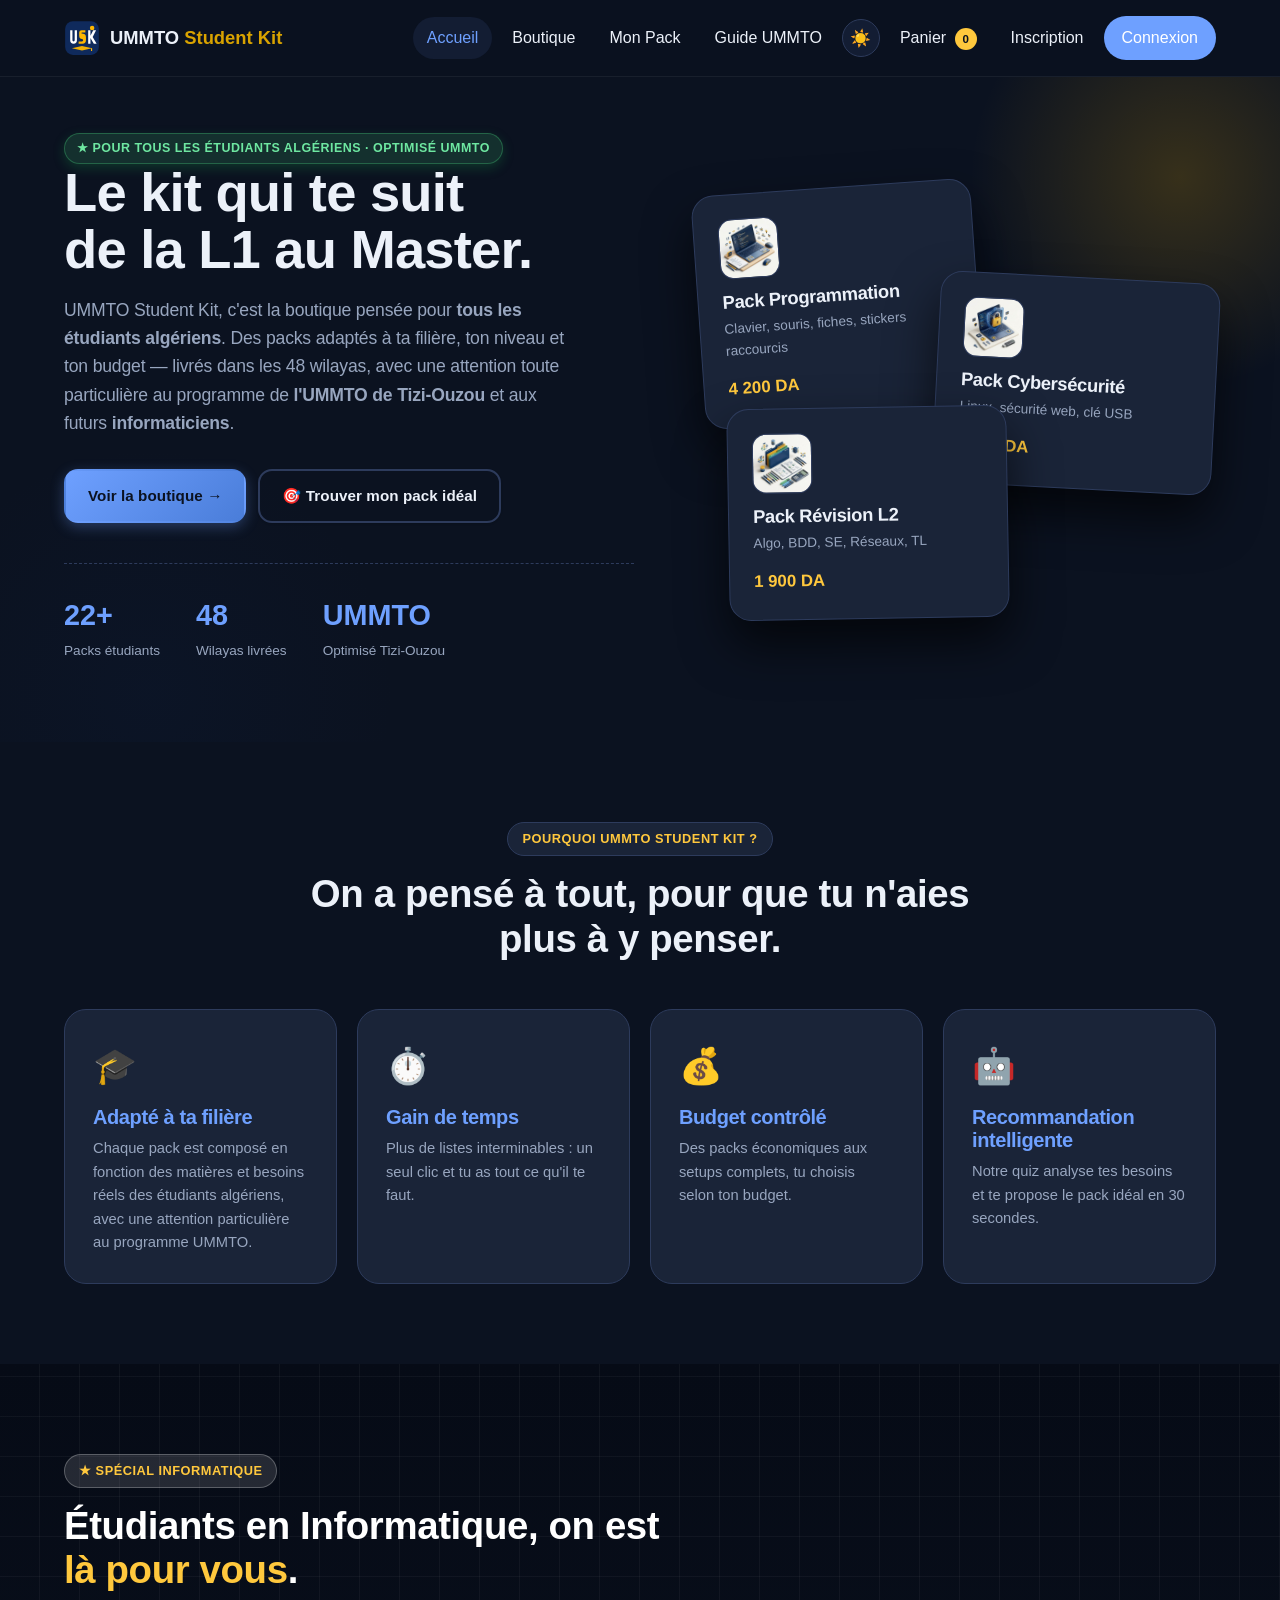
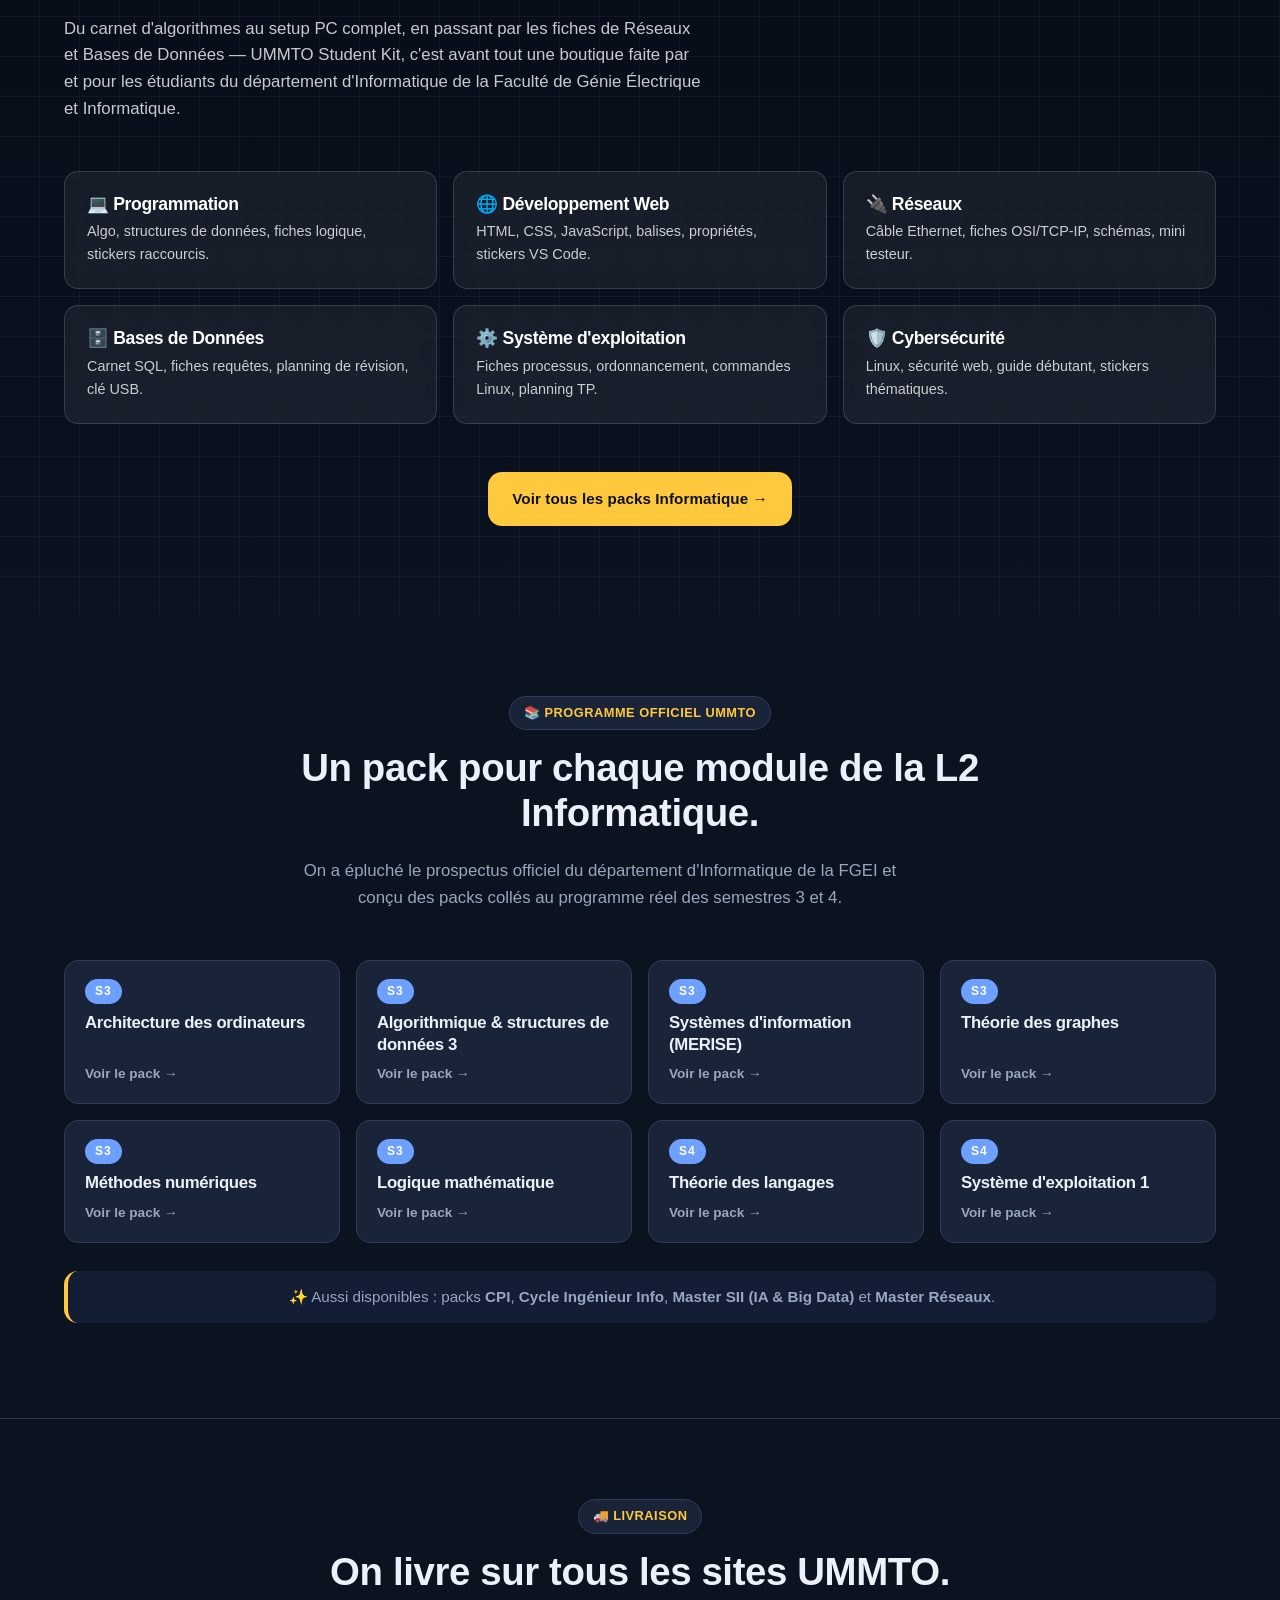
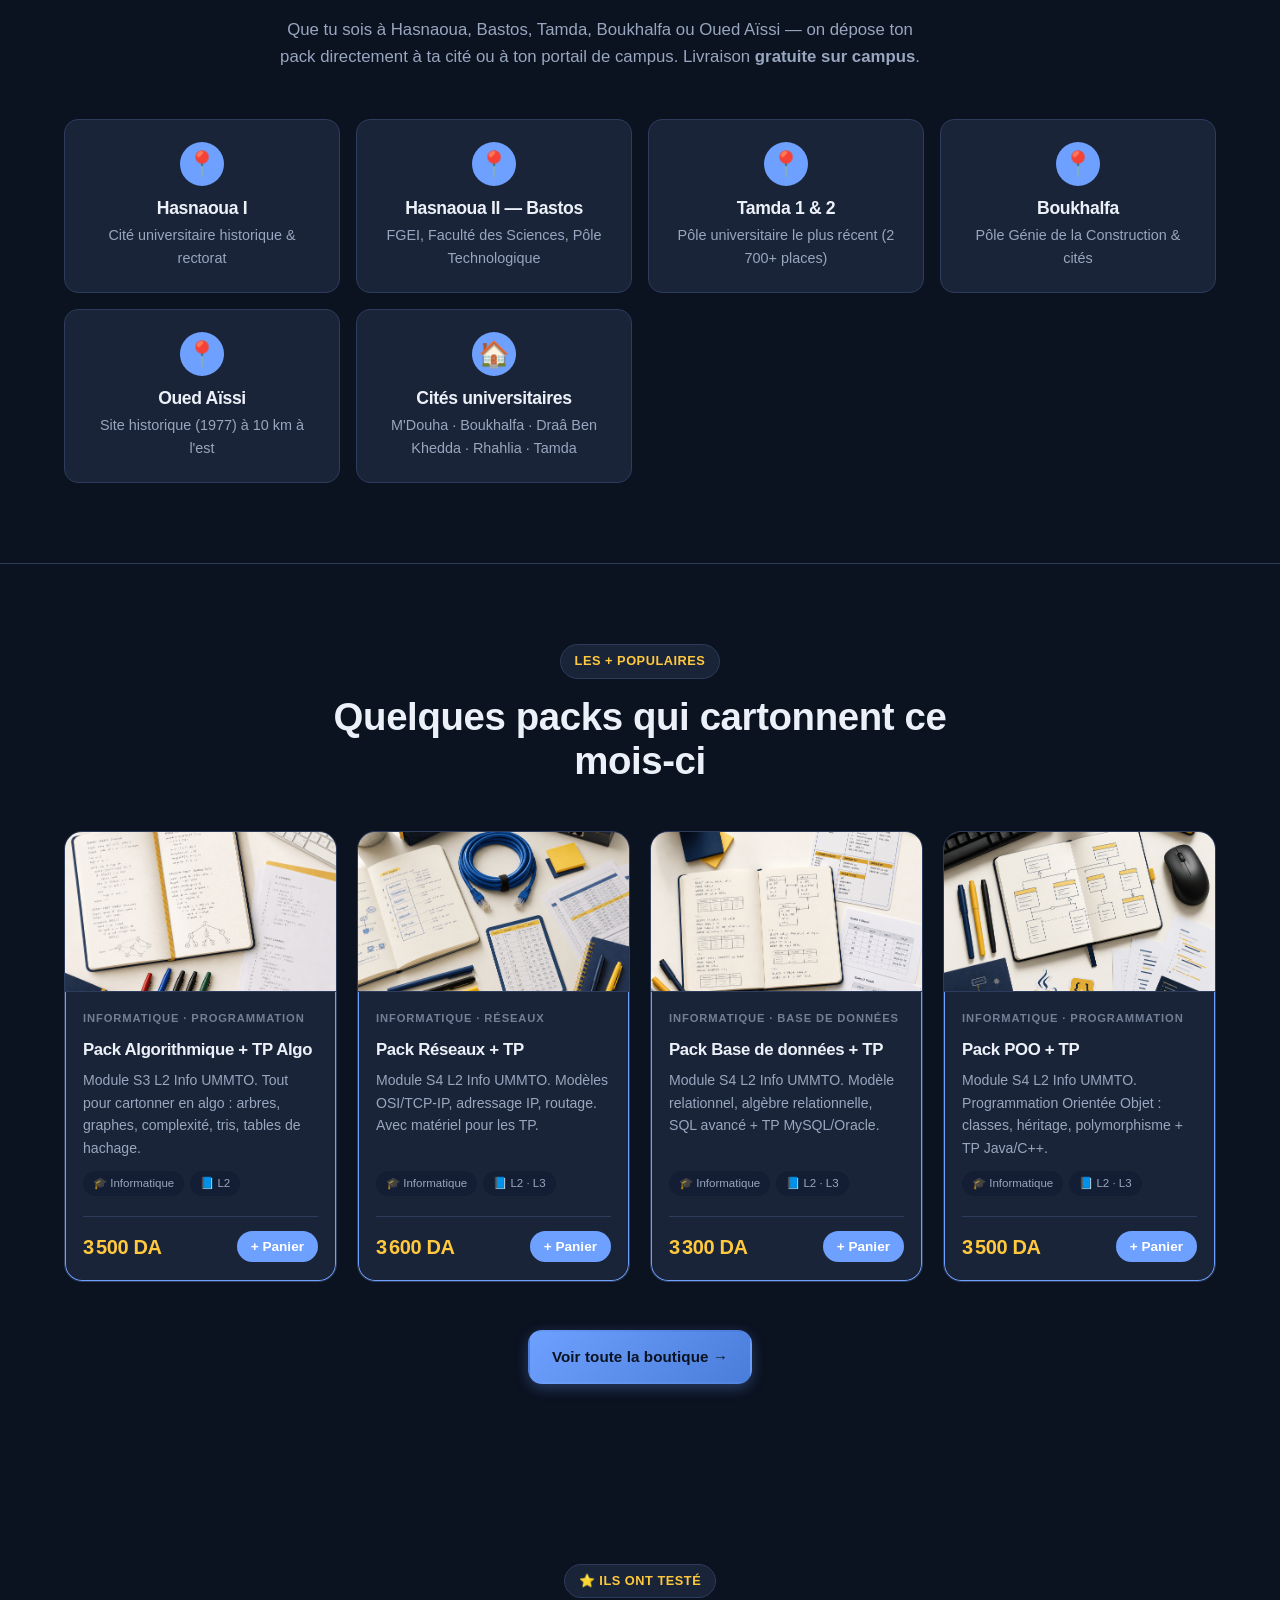
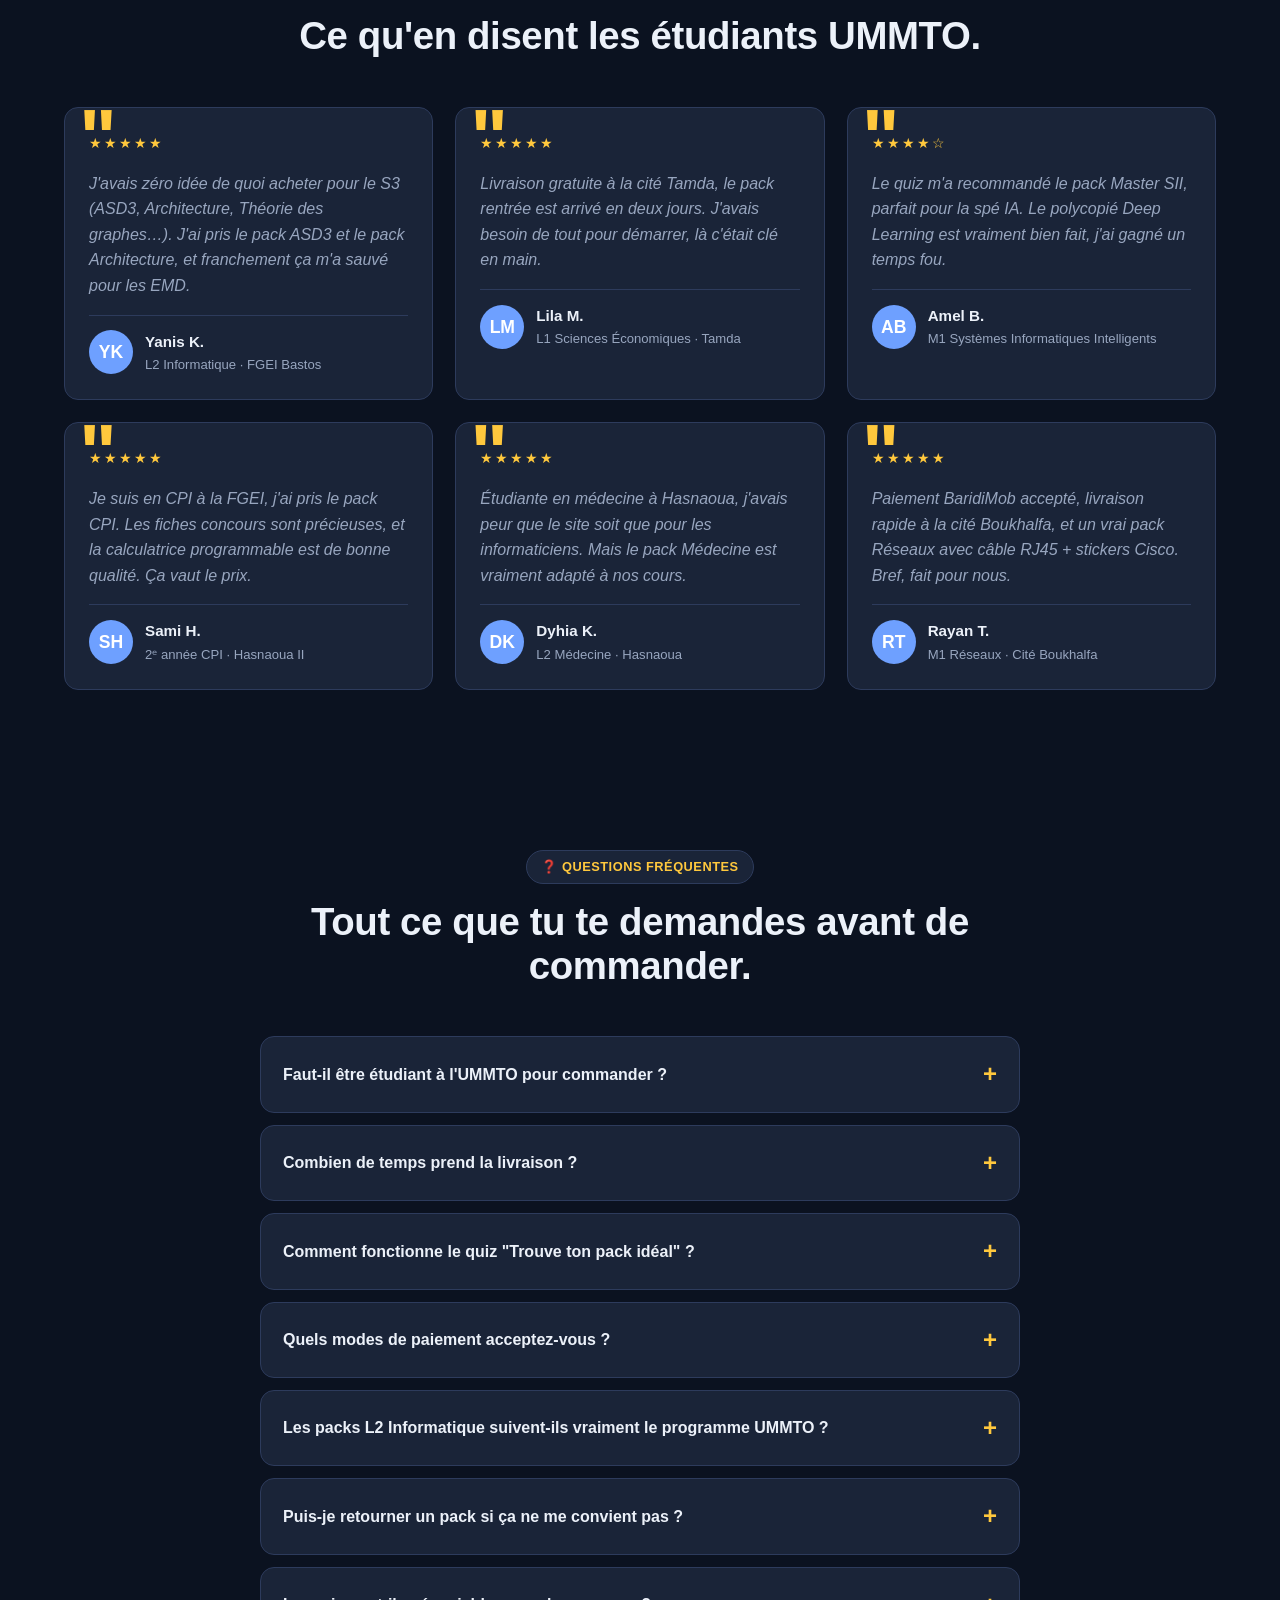
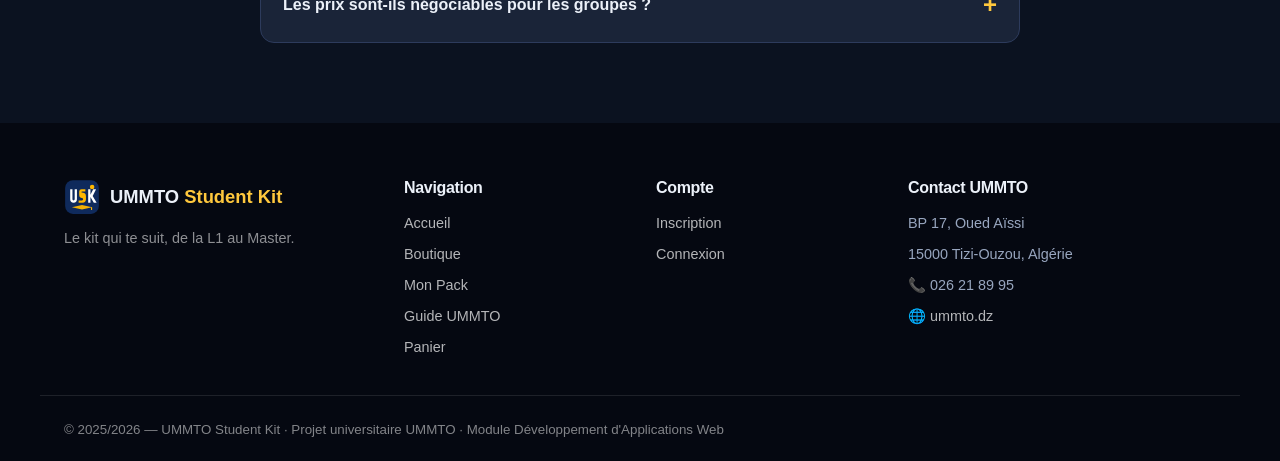
<file: index.html>
<!DOCTYPE html>
<html lang="fr" data-theme="dark">
<head>
    <meta charset="UTF-8">
    <meta name="viewport" content="width=device-width, initial-scale=1.0">
    <meta name="description" content="UMMTO Student Kit — la boutique des étudiants algériens. Packs, accessoires et recommandations intelligentes pour réussir tes études. Optimisé pour les étudiants UMMTO de Tizi-Ouzou.">
    <title>UMMTO Student Kit — Pour tous les étudiants algériens</title>
    <link rel="stylesheet" href="style/design.css">
    <link rel="icon" href="images/logo.svg" type="image/svg+xml">
</head>
<body>

    <header class="site-header">
        <div class="container nav-wrapper">
            <a href="index.html" class="brand" aria-label="Accueil UMMTO Student Kit">
                <img src="images/logo.svg" alt="" class="brand-logo">
                <span class="brand-text">UMMTO <strong>Student Kit</strong></span>
            </a>

            <button class="nav-toggle" id="navToggle" aria-label="Ouvrir le menu" aria-expanded="false">
                <span></span><span></span><span></span>
            </button>

            <nav class="main-nav" id="mainNav" aria-label="Navigation principale">
                <ul>
                    <li><a href="index.html" class="active">Accueil</a></li>
                    <li><a href="content/produits.html">Boutique</a></li>
                    <li><a href="content/quiz.html">Mon Pack</a></li>
                    <li><a href="content/ummto.html">Guide UMMTO</a></li>
                    <li><a href="content/commande.html">Panier <span id="cartCount" class="cart-badge">0</span></a></li>
                    <li class="auth-link" data-when="logged-out"><a href="content/inscription.html">Inscription</a></li>
                    <li class="auth-link" data-when="logged-out"><a href="content/connexion.html" class="btn-nav">Connexion</a></li>
                    <li class="auth-link" data-when="logged-in"><span id="userGreeting" class="user-greeting"></span></li>
                    <li class="auth-link" data-when="logged-in"><a href="#" id="logoutBtn" class="btn-nav">Déconnexion</a></li>
                </ul>
            </nav>
        </div>
    </header>

    <main>

        <section class="hero">
            <div class="container hero-grid">
                <div class="hero-text">
                    <span class="badge badge-ummto">★ Pour tous les étudiants algériens · Optimisé UMMTO</span>
                    <h1>Le kit qui te suit<br>de la <span class="accent">L1 au Master</span>.</h1>
                    <p class="hero-subtitle">
                        UMMTO Student Kit, c'est la boutique pensée pour <strong>tous les étudiants algériens</strong>.
                        Des packs adaptés à ta filière, ton niveau et ton budget — livrés dans les
                        48 wilayas, avec une attention toute particulière au programme de
                        <strong>l'UMMTO de Tizi-Ouzou</strong> et aux futurs <strong>informaticiens</strong>.
                    </p>
                    <div class="hero-actions">
                        <a href="content/produits.html" class="btn btn-primary">Voir la boutique →</a>
                        <a href="content/quiz.html" class="btn btn-secondary">🎯 Trouver mon pack idéal</a>
                    </div>

                    <ul class="hero-stats">
                        <li><strong>22+</strong><span>Packs étudiants</span></li>
                        <li><strong>48</strong><span>Wilayas livrées</span></li>
                        <li><strong>UMMTO</strong><span>Optimisé Tizi-Ouzou</span></li>
                    </ul>
                </div>

                <div class="hero-visual" aria-hidden="true">
                    <div class="hero-card hero-card-1">
                        <div class="card-icon">
                            <img src="images/hero-1.jpg" alt="" class="card-img" onerror="this.remove();">
                            <span class="card-emoji">💻</span>
                        </div>
                        <h4>Pack Programmation</h4>
                        <p>Clavier, souris, fiches, stickers raccourcis</p>
                        <span class="price">4 200 DA</span>
                    </div>
                    <div class="hero-card hero-card-2">
                        <div class="card-icon">
                            <img src="images/hero-2.jpg" alt="" class="card-img" onerror="this.remove();">
                            <span class="card-emoji">🛡️</span>
                        </div>
                        <h4>Pack Cybersécurité</h4>
                        <p>Linux, sécurité web, clé USB</p>
                        <span class="price">3 800 DA</span>
                    </div>
                    <div class="hero-card hero-card-3">
                        <div class="card-icon">
                            <img src="images/hero-3.jpg" alt="" class="card-img" onerror="this.remove();">
                            <span class="card-emoji">📚</span>
                        </div>
                        <h4>Pack Révision L2</h4>
                        <p>Algo, BDD, SE, Réseaux, TL</p>
                        <span class="price">1 900 DA</span>
                    </div>
                </div>
            </div>
        </section>

        <section class="features">
            <div class="container">
                <header class="section-header">
                    <span class="eyebrow">Pourquoi UMMTO Student Kit ?</span>
                    <h2>On a pensé à tout, pour que tu n'aies plus à y penser.</h2>
                </header>

                <div class="features-grid">
                    <article class="feature">
                        <div class="feature-icon">🎓</div>
                        <h3>Adapté à ta filière</h3>
                        <p>Chaque pack est composé en fonction des matières et besoins réels des étudiants algériens, avec une attention particulière au programme UMMTO.</p>
                    </article>
                    <article class="feature">
                        <div class="feature-icon">⏱️</div>
                        <h3>Gain de temps</h3>
                        <p>Plus de listes interminables : un seul clic et tu as tout ce qu'il te faut.</p>
                    </article>
                    <article class="feature">
                        <div class="feature-icon">💰</div>
                        <h3>Budget contrôlé</h3>
                        <p>Des packs économiques aux setups complets, tu choisis selon ton budget.</p>
                    </article>
                    <article class="feature">
                        <div class="feature-icon">🤖</div>
                        <h3>Recommandation intelligente</h3>
                        <p>Notre quiz analyse tes besoins et te propose le pack idéal en 30 secondes.</p>
                    </article>
                </div>
            </div>
        </section>

        <section class="info-section" id="informatique">
            <div class="container">
                <header class="section-header section-header-light">
                    <span class="eyebrow eyebrow-light">★ Spécial Informatique</span>
                    <h2>Étudiants en Informatique, on est <span class="accent-yellow">là pour vous</span>.</h2>
                    <p class="section-lead">
                        Du carnet d'algorithmes au setup PC complet, en passant par les fiches
                        de Réseaux et Bases de Données — UMMTO Student Kit, c'est avant tout une
                        boutique faite par et pour les étudiants du département d'Informatique
                        de la Faculté de Génie Électrique et Informatique.
                    </p>
                </header>

                <div class="info-tracks">
                    <article class="track">
                        <h3>💻 Programmation</h3>
                        <p>Algo, structures de données, fiches logique, stickers raccourcis.</p>
                    </article>
                    <article class="track">
                        <h3>🌐 Développement Web</h3>
                        <p>HTML, CSS, JavaScript, balises, propriétés, stickers VS Code.</p>
                    </article>
                    <article class="track">
                        <h3>🔌 Réseaux</h3>
                        <p>Câble Ethernet, fiches OSI/TCP-IP, schémas, mini testeur.</p>
                    </article>
                    <article class="track">
                        <h3>🗄️ Bases de Données</h3>
                        <p>Carnet SQL, fiches requêtes, planning de révision, clé USB.</p>
                    </article>
                    <article class="track">
                        <h3>⚙️ Système d'exploitation</h3>
                        <p>Fiches processus, ordonnancement, commandes Linux, planning TP.</p>
                    </article>
                    <article class="track">
                        <h3>🛡️ Cybersécurité</h3>
                        <p>Linux, sécurité web, guide débutant, stickers thématiques.</p>
                    </article>
                </div>

                <div class="info-cta">
                    <a href="content/produits.html?cat=Informatique" class="btn btn-yellow">
                        Voir tous les packs Informatique →
                    </a>
                </div>
            </div>
        </section>

        <section class="modules-section">
            <div class="container">
                <header class="section-header">
                    <span class="eyebrow">📚 Programme officiel UMMTO</span>
                    <h2>Un pack pour <span class="accent">chaque module</span> de la L2 Informatique.</h2>
                    <p class="section-lead">
                        On a épluché le prospectus officiel du département d'Informatique de la
                        FGEI et conçu des packs collés au programme réel des semestres 3 et 4.
                    </p>
                </header>

                <div class="modules-grid">
                    <article class="module-chip">
                        <span class="module-sem">S3</span>
                        <h4>Architecture des ordinateurs</h4>
                        <a href="content/produits.html?cat=Informatique" class="module-link">Voir le pack →</a>
                    </article>
                    <article class="module-chip">
                        <span class="module-sem">S3</span>
                        <h4>Algorithmique &amp; structures de données 3</h4>
                        <a href="content/produits.html?cat=Informatique" class="module-link">Voir le pack →</a>
                    </article>
                    <article class="module-chip">
                        <span class="module-sem">S3</span>
                        <h4>Systèmes d'information (MERISE)</h4>
                        <a href="content/produits.html?cat=Informatique" class="module-link">Voir le pack →</a>
                    </article>
                    <article class="module-chip">
                        <span class="module-sem">S3</span>
                        <h4>Théorie des graphes</h4>
                        <a href="content/produits.html?cat=Informatique" class="module-link">Voir le pack →</a>
                    </article>
                    <article class="module-chip">
                        <span class="module-sem">S3</span>
                        <h4>Méthodes numériques</h4>
                        <a href="content/produits.html?cat=Informatique" class="module-link">Voir le pack →</a>
                    </article>
                    <article class="module-chip">
                        <span class="module-sem">S3</span>
                        <h4>Logique mathématique</h4>
                        <a href="content/produits.html?cat=Informatique" class="module-link">Voir le pack →</a>
                    </article>
                    <article class="module-chip">
                        <span class="module-sem">S4</span>
                        <h4>Théorie des langages</h4>
                        <a href="content/produits.html?cat=Informatique" class="module-link">Voir le pack →</a>
                    </article>
                    <article class="module-chip">
                        <span class="module-sem">S4</span>
                        <h4>Système d'exploitation 1</h4>
                        <a href="content/produits.html?cat=Informatique" class="module-link">Voir le pack →</a>
                    </article>
                </div>

                <p class="modules-note">
                    ✨ Aussi disponibles : packs <strong>CPI</strong>, <strong>Cycle Ingénieur Info</strong>,
                    <strong>Master SII (IA &amp; Big Data)</strong> et <strong>Master Réseaux</strong>.
                </p>
            </div>
        </section>

        <section class="campus-section">
            <div class="container">
                <header class="section-header">
                    <span class="eyebrow">🚚 Livraison</span>
                    <h2>On livre sur <span class="accent">tous les sites UMMTO</span>.</h2>
                    <p class="section-lead">
                        Que tu sois à Hasnaoua, Bastos, Tamda, Boukhalfa ou Oued Aïssi —
                        on dépose ton pack directement à ta cité ou à ton portail de campus.
                        Livraison <strong>gratuite sur campus</strong>.
                    </p>
                </header>

                <div class="campus-grid">
                    <article class="campus-card">
                        <span class="campus-pin">📍</span>
                        <h4>Hasnaoua I</h4>
                        <p>Cité universitaire historique &amp; rectorat</p>
                    </article>
                    <article class="campus-card">
                        <span class="campus-pin">📍</span>
                        <h4>Hasnaoua II — Bastos</h4>
                        <p>FGEI, Faculté des Sciences, Pôle Technologique</p>
                    </article>
                    <article class="campus-card">
                        <span class="campus-pin">📍</span>
                        <h4>Tamda 1 &amp; 2</h4>
                        <p>Pôle universitaire le plus récent (2 700+ places)</p>
                    </article>
                    <article class="campus-card">
                        <span class="campus-pin">📍</span>
                        <h4>Boukhalfa</h4>
                        <p>Pôle Génie de la Construction &amp; cités</p>
                    </article>
                    <article class="campus-card">
                        <span class="campus-pin">📍</span>
                        <h4>Oued Aïssi</h4>
                        <p>Site historique (1977) à 10 km à l'est</p>
                    </article>
                    <article class="campus-card">
                        <span class="campus-pin">🏠</span>
                        <h4>Cités universitaires</h4>
                        <p>M'Douha · Boukhalfa · Draâ Ben Khedda · Rhahlia · Tamda</p>
                    </article>
                </div>
            </div>
        </section>

        <section class="popular">
            <div class="container">
                <header class="section-header">
                    <span class="eyebrow">Les + populaires</span>
                    <h2>Quelques packs qui cartonnent ce mois-ci</h2>
                </header>

                <div class="popular-grid" id="popularGrid">

                </div>

                <div class="info-cta">
                    <a href="content/produits.html" class="btn btn-primary">Voir toute la boutique →</a>
                </div>
            </div>
        </section>

        <section class="testimonials">
            <div class="container">
                <header class="section-header">
                    <span class="eyebrow">⭐ Ils ont testé</span>
                    <h2>Ce qu'en disent les <span class="accent">étudiants UMMTO</span>.</h2>
                </header>

                <div class="testimonials-grid">
                    <article class="testimonial">
                        <div class="testimonial-stars" aria-label="5 étoiles">★★★★★</div>
                        <p class="testimonial-text">
                            J'avais zéro idée de quoi acheter pour le S3 (ASD3, Architecture, Théorie des graphes…).
                            J'ai pris le pack ASD3 et le pack Architecture, et franchement ça m'a sauvé pour les EMD.
                        </p>
                        <div class="testimonial-author">
                            <div class="testimonial-avatar">YK</div>
                            <div class="testimonial-meta">
                                <strong>Yanis K.</strong>
                                <span>L2 Informatique · FGEI Bastos</span>
                            </div>
                        </div>
                    </article>

                    <article class="testimonial">
                        <div class="testimonial-stars" aria-label="5 étoiles">★★★★★</div>
                        <p class="testimonial-text">
                            Livraison gratuite à la cité Tamda, le pack rentrée est arrivé en deux jours.
                            J'avais besoin de tout pour démarrer, là c'était clé en main.
                        </p>
                        <div class="testimonial-author">
                            <div class="testimonial-avatar">LM</div>
                            <div class="testimonial-meta">
                                <strong>Lila M.</strong>
                                <span>L1 Sciences Économiques · Tamda</span>
                            </div>
                        </div>
                    </article>

                    <article class="testimonial">
                        <div class="testimonial-stars" aria-label="4 étoiles sur 5">★★★★☆</div>
                        <p class="testimonial-text">
                            Le quiz m'a recommandé le pack Master SII, parfait pour la spé IA.
                            Le polycopié Deep Learning est vraiment bien fait, j'ai gagné un temps fou.
                        </p>
                        <div class="testimonial-author">
                            <div class="testimonial-avatar">AB</div>
                            <div class="testimonial-meta">
                                <strong>Amel B.</strong>
                                <span>M1 Systèmes Informatiques Intelligents</span>
                            </div>
                        </div>
                    </article>

                    <article class="testimonial">
                        <div class="testimonial-stars" aria-label="5 étoiles">★★★★★</div>
                        <p class="testimonial-text">
                            Je suis en CPI à la FGEI, j'ai pris le pack CPI. Les fiches concours sont
                            précieuses, et la calculatrice programmable est de bonne qualité. Ça vaut le prix.
                        </p>
                        <div class="testimonial-author">
                            <div class="testimonial-avatar">SH</div>
                            <div class="testimonial-meta">
                                <strong>Sami H.</strong>
                                <span>2ᵉ année CPI · Hasnaoua II</span>
                            </div>
                        </div>
                    </article>

                    <article class="testimonial">
                        <div class="testimonial-stars" aria-label="5 étoiles">★★★★★</div>
                        <p class="testimonial-text">
                            Étudiante en médecine à Hasnaoua, j'avais peur que le site soit que pour les
                            informaticiens. Mais le pack Médecine est vraiment adapté à nos cours.
                        </p>
                        <div class="testimonial-author">
                            <div class="testimonial-avatar">DK</div>
                            <div class="testimonial-meta">
                                <strong>Dyhia K.</strong>
                                <span>L2 Médecine · Hasnaoua</span>
                            </div>
                        </div>
                    </article>

                    <article class="testimonial">
                        <div class="testimonial-stars" aria-label="5 étoiles">★★★★★</div>
                        <p class="testimonial-text">
                            Paiement BaridiMob accepté, livraison rapide à la cité Boukhalfa, et un vrai pack
                            Réseaux avec câble RJ45 + stickers Cisco. Bref, fait pour nous.
                        </p>
                        <div class="testimonial-author">
                            <div class="testimonial-avatar">RT</div>
                            <div class="testimonial-meta">
                                <strong>Rayan T.</strong>
                                <span>M1 Réseaux · Cité Boukhalfa</span>
                            </div>
                        </div>
                    </article>
                </div>
            </div>
        </section>

        <section class="faq-section">
            <div class="container">
                <header class="section-header">
                    <span class="eyebrow">❓ Questions fréquentes</span>
                    <h2>Tout ce que tu te demandes <span class="accent">avant de commander</span>.</h2>
                </header>

                <div class="faq-list">
                    <details class="faq-item">
                        <summary>Faut-il être étudiant à l'UMMTO pour commander ?</summary>
                        <p>
                            Non, le site est ouvert à tous. Mais nos packs sont pensés pour les programmes
                            de l'UMMTO (FGEI, Faculté des Sciences, Médecine, etc.), donc les étudiants
                            d'autres universités algériennes y trouveront aussi leur compte si leurs cursus
                            sont similaires.
                        </p>
                    </details>

                    <details class="faq-item">
                        <summary>Combien de temps prend la livraison ?</summary>
                        <p>
                            <strong>1 à 2 jours</strong> sur les campus UMMTO (Hasnaoua, Bastos, Tamda,
                            Boukhalfa, Oued Aïssi) et les cités universitaires de la wilaya.
                            <strong>2 à 5 jours</strong> en livraison à domicile dans le reste de l'Algérie via
                            Yalidine ou ZR Express.
                        </p>
                    </details>

                    <details class="faq-item">
                        <summary>Comment fonctionne le quiz "Trouve ton pack idéal" ?</summary>
                        <p>
                            Tu réponds à 4 questions (filière, niveau, budget, besoin). Si tu choisis
                            <strong>Informatique</strong>, on pousse 2 questions supplémentaires
                            (matière à renforcer + objectif). Notre algorithme croise tes réponses avec
                            le programme officiel de l'UMMTO et te recommande <strong>un pack précis</strong>
                            que tu peux ajouter au panier en un clic.
                        </p>
                    </details>

                    <details class="faq-item">
                        <summary>Quels modes de paiement acceptez-vous ?</summary>
                        <p>
                            Trois options : <strong>paiement à la livraison</strong> (espèces, le plus simple),
                            <strong>BaridiMob</strong> (l'app d'Algérie Poste, instantané) et
                            <strong>virement CCP</strong> classique. Les étudiants choisissent
                            généralement BaridiMob pour ne pas avoir à se déplacer.
                        </p>
                    </details>

                    <details class="faq-item">
                        <summary>Les packs L2 Informatique suivent-ils vraiment le programme UMMTO ?</summary>
                        <p>
                            Oui. On s'est basés sur le <em>prospectus officiel de la Licence Informatique
                            de la FGEI</em> publié sur ummto.dz. Les modules couverts : Architecture des
                            ordinateurs, ASD3, Théorie des graphes, Systèmes d'information, Méthodes
                            numériques, Logique mathématique (S3), Théorie des langages, Système
                            d'exploitation 1 (S4) — tous présents dans la boutique.
                        </p>
                    </details>

                    <details class="faq-item">
                        <summary>Puis-je retourner un pack si ça ne me convient pas ?</summary>
                        <p>
                            Oui, tu disposes de <strong>7 jours</strong> à partir de la réception pour
                            retourner un pack non ouvert et non utilisé. On rembourse intégralement le
                            prix du pack (hors frais de livraison initiaux).
                        </p>
                    </details>

                    <details class="faq-item">
                        <summary>Les prix sont-ils négociables pour les groupes ?</summary>
                        <p>
                            Oui ! Pour les <strong>commandes groupées</strong> (chambre de cité, groupe TD,
                            club étudiant), on propose <strong>-15 % à partir de 5 packs</strong>. Contacte-nous
                            par mail ou via Instagram avant de commander.
                        </p>
                    </details>
                </div>
            </div>
        </section>
    </main>

    <footer class="site-footer">
        <div class="container footer-grid">
            <div>
                <div class="brand">
                    <img src="images/logo.svg" alt="" class="brand-logo">
                    <span class="brand-text">UMMTO <strong>Student Kit</strong></span>
                </div>
                <p class="footer-tagline">Le kit qui te suit, de la L1 au Master.</p>
            </div>
            <div>
                <h4>Navigation</h4>
                <ul>
                    <li><a href="index.html">Accueil</a></li>
                    <li><a href="content/produits.html">Boutique</a></li>
                    <li><a href="content/quiz.html">Mon Pack</a></li>
                    <li><a href="content/ummto.html">Guide UMMTO</a></li>
                    <li><a href="content/commande.html">Panier</a></li>
                </ul>
            </div>
            <div>
                <h4>Compte</h4>
                <ul>
                    <li><a href="content/inscription.html">Inscription</a></li>
                    <li><a href="content/connexion.html">Connexion</a></li>
                </ul>
            </div>
            <div>
                <h4>Contact UMMTO</h4>
                <ul>
                    <li>BP 17, Oued Aïssi</li>
                    <li>15000 Tizi-Ouzou, Algérie</li>
                    <li>📞 026 21 89 95</li>
                    <li>🌐 <a href="https://www.ummto.dz" target="_blank" rel="noopener">ummto.dz</a></li>
                </ul>
            </div>
        </div>
        <div class="container footer-bottom">
            <small>&copy; 2025/2026 — UMMTO Student Kit · Projet universitaire UMMTO · Module Développement d'Applications Web</small>
        </div>
    </footer>

    <script src="javascript/products.js"></script>
    <script src="javascript/cart.js"></script>
    <script src="javascript/auth.js"></script>
    <script src="javascript/theme.js"></script>
    <script>
        // Affichage des packs populaires sur la page d'accueil
        document.addEventListener('DOMContentLoaded', function () {
            if (typeof renderPopularPacks === 'function') {
                renderPopularPacks('popularGrid', 4);
            }
        });
    </script>
</body>
</html>
</file>
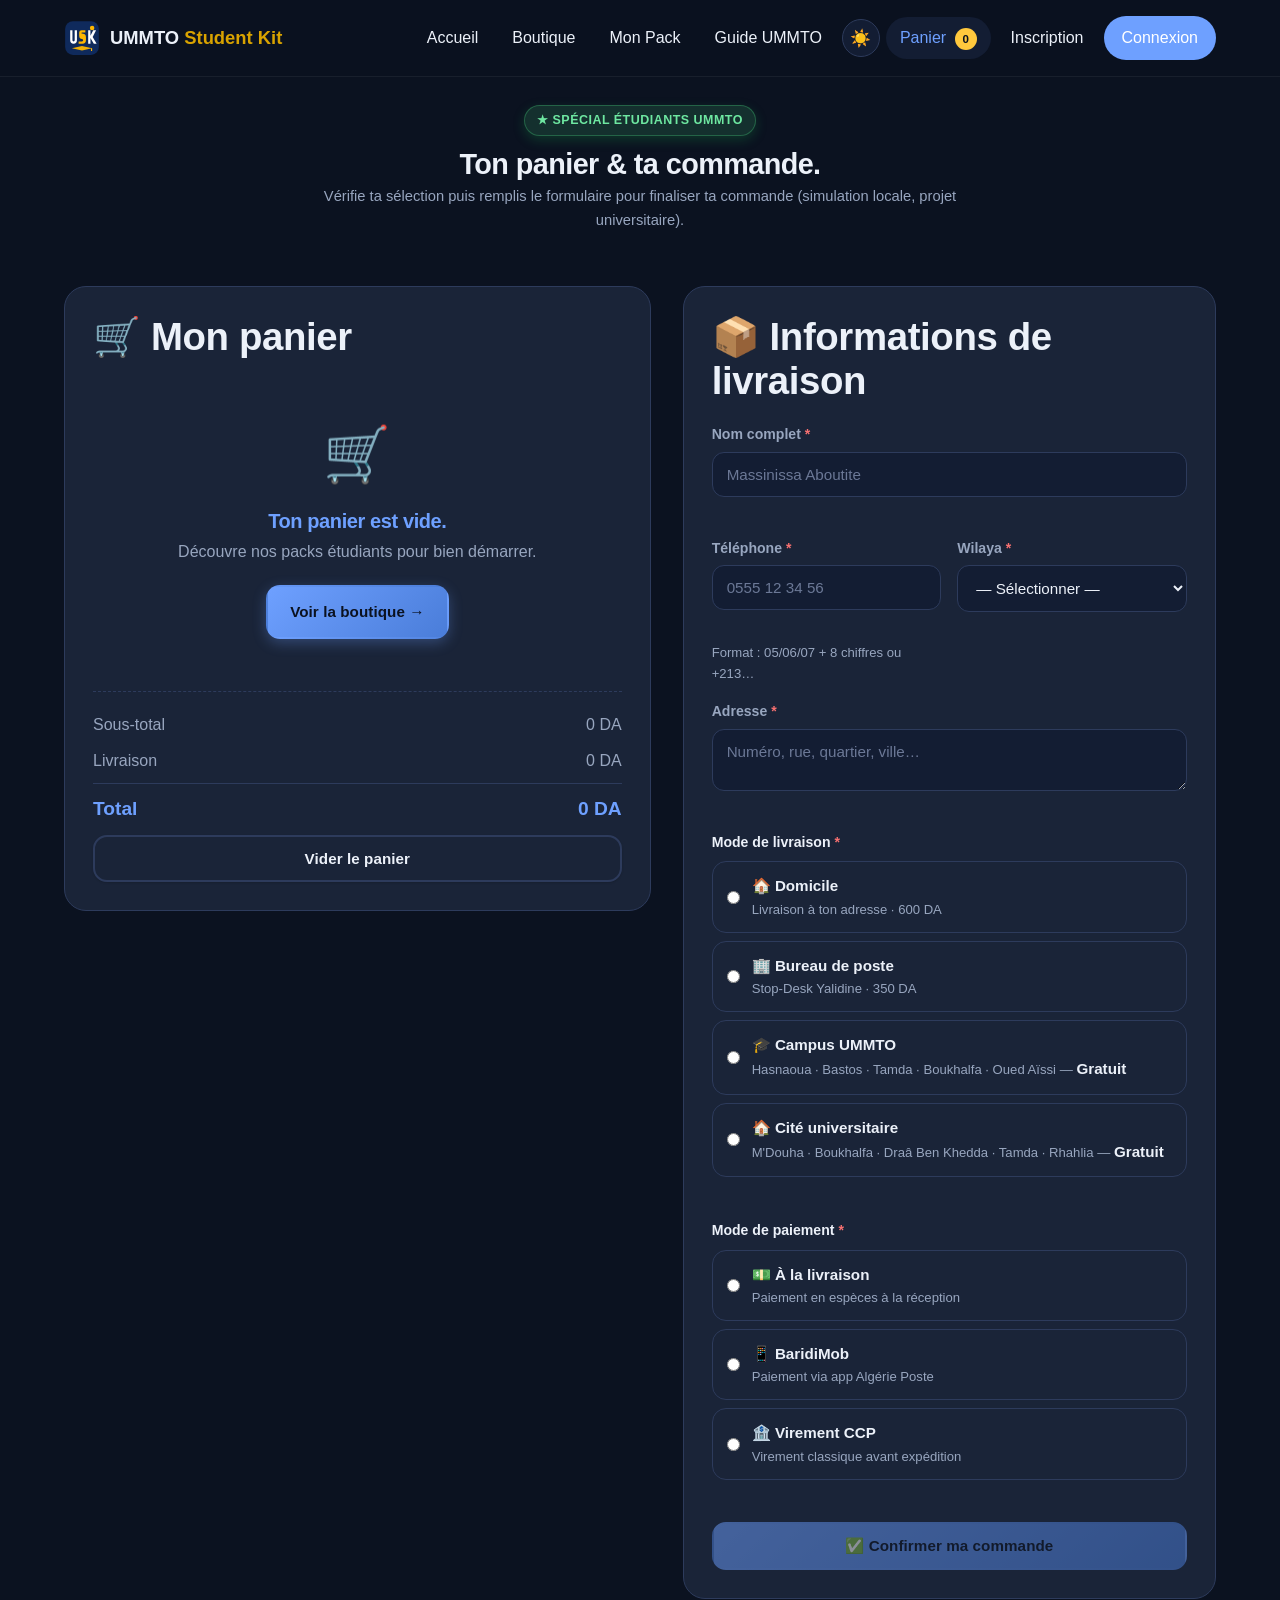
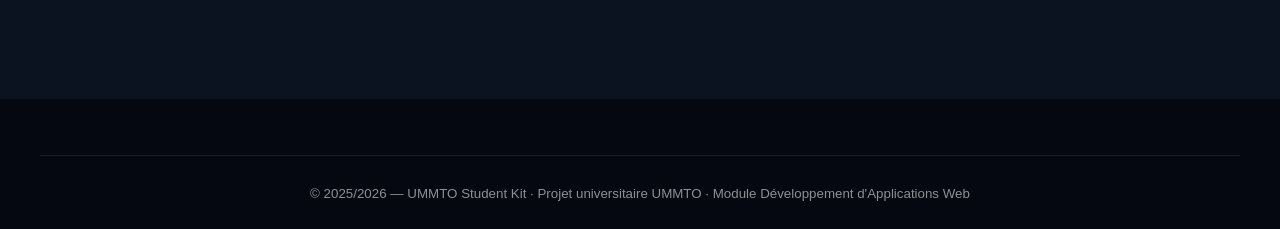
<file: content/commande.html>
<!DOCTYPE html>
<html lang="fr" data-theme="dark">
<head>
    <meta charset="UTF-8">
    <meta name="viewport" content="width=device-width, initial-scale=1.0">
    <meta name="description" content="Finalise ta commande UMMTO Student Kit : panier, livraison, mode de paiement.">
    <title>Panier &amp; Commande — UMMTO Student Kit</title>
    <link rel="stylesheet" href="../style/design.css">
    <link rel="icon" href="../images/logo.svg" type="image/svg+xml">
</head>
<body>

    <header class="site-header">
        <div class="container nav-wrapper">
            <a href="../index.html" class="brand" aria-label="Accueil UMMTO Student Kit">
                <img src="../images/logo.svg" alt="" class="brand-logo">
                <span class="brand-text">UMMTO <strong>Student Kit</strong></span>
            </a>

            <button class="nav-toggle" id="navToggle" aria-label="Ouvrir le menu" aria-expanded="false">
                <span></span><span></span><span></span>
            </button>

            <nav class="main-nav" id="mainNav" aria-label="Navigation principale">
                <ul>
                    <li><a href="../index.html">Accueil</a></li>
                    <li><a href="produits.html">Boutique</a></li>
                    <li><a href="quiz.html">Mon Pack</a></li>
                    <li><a href="ummto.html">Guide UMMTO</a></li>
                    <li><a href="commande.html" class="active">Panier <span id="cartCount" class="cart-badge">0</span></a></li>
                    <li class="auth-link" data-when="logged-out"><a href="inscription.html">Inscription</a></li>
                    <li class="auth-link" data-when="logged-out"><a href="connexion.html" class="btn-nav">Connexion</a></li>
                    <li class="auth-link" data-when="logged-in"><span id="userGreeting" class="user-greeting"></span></li>
                    <li class="auth-link" data-when="logged-in"><a href="#" id="logoutBtn" class="btn-nav">Déconnexion</a></li>
                </ul>
            </nav>
        </div>
    </header>

    <main>

        <section class="shop-header">
            <div class="container">
                <span class="badge badge-ummto">★ Spécial étudiants UMMTO</span>
                <h1>Ton panier &amp; ta commande.</h1>
                <p class="shop-lead">
                    Vérifie ta sélection puis remplis le formulaire pour finaliser
                    ta commande (simulation locale, projet universitaire).
                </p>
            </div>
        </section>

        <section class="order-section">
            <div class="container order-grid">

                <article class="order-cart">
                    <h2>🛒 Mon panier</h2>

                    <div id="cartList" class="cart-list">

                    </div>

                    <div id="cartEmpty" class="empty-state empty-state-sm" hidden>
                        <span class="empty-icon">🛒</span>
                        <h3>Ton panier est vide.</h3>
                        <p>Découvre nos packs étudiants pour bien démarrer.</p>
                        <a href="produits.html" class="btn btn-primary">Voir la boutique →</a>
                    </div>

                    <div id="cartSummary" class="cart-summary" hidden>
                        <div class="cart-summary-row">
                            <span>Sous-total</span>
                            <span id="cartSubtotal">0 DA</span>
                        </div>
                        <div class="cart-summary-row">
                            <span>Livraison</span>
                            <span id="cartShipping">0 DA</span>
                        </div>
                        <div class="cart-summary-row cart-total">
                            <span>Total</span>
                            <span id="cartTotal">0 DA</span>
                        </div>
                        <button id="clearCart" class="btn btn-ghost btn-block">Vider le panier</button>
                    </div>
                </article>

                <article class="order-form-card">
                    <h2>📦 Informations de livraison</h2>

                    <form id="orderForm" class="form" novalidate>
                        <div class="form-group">
                            <label for="fullName">Nom complet <span class="req">*</span></label>
                            <input type="text" id="fullName" name="fullName"
                                placeholder="Massinissa Aboutite" autocomplete="name" required>
                            <small class="form-error" id="err-fullName"></small>
                        </div>

                        <div class="form-row">
                            <div class="form-group">
                                <label for="phone">Téléphone <span class="req">*</span></label>
                                <input type="tel" id="phone" name="phone"
                                    placeholder="0555 12 34 56" autocomplete="tel" required>
                                <small class="form-error" id="err-phone"></small>
                                <small class="form-hint">Format : 05/06/07 + 8 chiffres ou +213…</small>
                            </div>
                            <div class="form-group">
                                <label for="wilaya">Wilaya <span class="req">*</span></label>
                                <select id="wilaya" name="wilaya" required>
                                    <option value="">— Sélectionner —</option>
                                    <option>Adrar</option><option>Chlef</option><option>Laghouat</option>
                                    <option>Oum El Bouaghi</option><option>Batna</option><option>Béjaïa</option>
                                    <option>Biskra</option><option>Béchar</option><option>Blida</option>
                                    <option>Bouira</option><option>Tamanrasset</option><option>Tébessa</option>
                                    <option>Tlemcen</option><option>Tiaret</option><option>Tizi-Ouzou</option>
                                    <option>Alger</option><option>Djelfa</option><option>Jijel</option>
                                    <option>Sétif</option><option>Saïda</option><option>Skikda</option>
                                    <option>Sidi Bel Abbès</option><option>Annaba</option><option>Guelma</option>
                                    <option>Constantine</option><option>Médéa</option><option>Mostaganem</option>
                                    <option>M'Sila</option><option>Mascara</option><option>Ouargla</option>
                                    <option>Oran</option><option>El Bayadh</option><option>Illizi</option>
                                    <option>Bordj Bou Arreridj</option><option>Boumerdès</option><option>El Tarf</option>
                                    <option>Tindouf</option><option>Tissemsilt</option><option>El Oued</option>
                                    <option>Khenchela</option><option>Souk Ahras</option><option>Tipaza</option>
                                    <option>Mila</option><option>Aïn Defla</option><option>Naâma</option>
                                    <option>Aïn Témouchent</option><option>Ghardaïa</option><option>Relizane</option>
                                    <option>Timimoun</option><option>Bordj Badji Mokhtar</option>
                                    <option>Ouled Djellal</option><option>Béni Abbès</option>
                                    <option>In Salah</option><option>In Guezzam</option>
                                    <option>Touggourt</option><option>Djanet</option>
                                    <option>El M'Ghair</option><option>El Meniaa</option>
                                </select>
                                <small class="form-error" id="err-wilaya"></small>
                            </div>
                        </div>

                        <div class="form-group">
                            <label for="address">Adresse <span class="req">*</span></label>
                            <textarea id="address" name="address" rows="2"
                                placeholder="Numéro, rue, quartier, ville…" autocomplete="street-address" required></textarea>
                            <small class="form-error" id="err-address"></small>
                        </div>

                        <fieldset class="form-fieldset">
                            <legend>Mode de livraison <span class="req">*</span></legend>
                            <label class="radio-card">
                                <input type="radio" name="delivery" value="domicile" required>
                                <span class="radio-card-body">
                                    <strong>🏠 Domicile</strong>
                                    <small>Livraison à ton adresse · 600 DA</small>
                                </span>
                            </label>
                            <label class="radio-card">
                                <input type="radio" name="delivery" value="bureau" required>
                                <span class="radio-card-body">
                                    <strong>🏢 Bureau de poste</strong>
                                    <small>Stop-Desk Yalidine · 350 DA</small>
                                </span>
                            </label>
                            <label class="radio-card">
                                <input type="radio" name="delivery" value="campus" required>
                                <span class="radio-card-body">
                                    <strong>🎓 Campus UMMTO</strong>
                                    <small>Hasnaoua · Bastos · Tamda · Boukhalfa · Oued Aïssi — <strong>Gratuit</strong></small>
                                </span>
                            </label>
                            <label class="radio-card">
                                <input type="radio" name="delivery" value="cite" required>
                                <span class="radio-card-body">
                                    <strong>🏠 Cité universitaire</strong>
                                    <small>M'Douha · Boukhalfa · Draâ Ben Khedda · Tamda · Rhahlia — <strong>Gratuit</strong></small>
                                </span>
                            </label>
                            <small class="form-error" id="err-delivery"></small>

                            <div class="form-group" id="siteUmmtoGroup" style="margin-top:14px; display:none;">
                                <label for="siteUmmto">Précise ton site UMMTO (optionnel)</label>
                                <select id="siteUmmto" name="siteUmmto">
                                    <option value="">— Choisis ton site / cité —</option>
                                    <optgroup label="Campus">
                                        <option value="Hasnaoua I">Hasnaoua I (rectorat)</option>
                                        <option value="Hasnaoua II - Bastos">Hasnaoua II — Bastos (FGEI / FS)</option>
                                        <option value="Tamda 1">Tamda 1</option>
                                        <option value="Tamda 2">Tamda 2</option>
                                        <option value="Boukhalfa">Boukhalfa</option>
                                        <option value="Oued Aissi">Oued Aïssi</option>
                                    </optgroup>
                                    <optgroup label="Cités universitaires">
                                        <option value="Cite M'Douha">Cité M'Douha</option>
                                        <option value="Cite Boukhalfa 1">Cité Boukhalfa 1</option>
                                        <option value="Cite Boukhalfa 2">Cité Boukhalfa 2</option>
                                        <option value="Cite Draa Ben Khedda">Cité Draâ Ben Khedda</option>
                                        <option value="Cite Tamda">Cité Tamda</option>
                                        <option value="Cite Rhahlia">Cité Rhahlia</option>
                                        <option value="Cite Oued Aissi 1">Cité Oued Aïssi 1</option>
                                        <option value="Cite Oued Aissi 2">Cité Oued Aïssi 2</option>
                                        <option value="Cite Didouche Mourad">Cité Didouche Mourad (ex-ILE)</option>
                                    </optgroup>
                                </select>
                            </div>
                        </fieldset>

                        <fieldset class="form-fieldset">
                            <legend>Mode de paiement <span class="req">*</span></legend>
                            <label class="radio-card">
                                <input type="radio" name="payment" value="livraison" required>
                                <span class="radio-card-body">
                                    <strong>💵 À la livraison</strong>
                                    <small>Paiement en espèces à la réception</small>
                                </span>
                            </label>
                            <label class="radio-card">
                                <input type="radio" name="payment" value="baridimob" required>
                                <span class="radio-card-body">
                                    <strong>📱 BaridiMob</strong>
                                    <small>Paiement via app Algérie Poste</small>
                                </span>
                            </label>
                            <label class="radio-card">
                                <input type="radio" name="payment" value="ccp" required>
                                <span class="radio-card-body">
                                    <strong>🏦 Virement CCP</strong>
                                    <small>Virement classique avant expédition</small>
                                </span>
                            </label>
                            <small class="form-error" id="err-payment"></small>
                        </fieldset>

                        <div id="formMessage" class="form-message" role="status" aria-live="polite"></div>

                        <button type="submit" class="btn btn-primary btn-block" id="submitOrder">
                            ✅ Confirmer ma commande
                        </button>
                    </form>
                </article>

            </div>
        </section>

        <section class="orders-history-section" id="ordersHistorySection" hidden>
            <div class="container">
                <header class="section-header">
                    <span class="eyebrow">Historique</span>
                    <h2>Tes commandes simulées</h2>
                </header>
                <div id="ordersHistoryList" class="orders-history-list"></div>
            </div>
        </section>

    </main>

    <footer class="site-footer">
        <div class="container footer-bottom-only">
            <small>&copy; 2025/2026 — UMMTO Student Kit · Projet universitaire UMMTO · Module Développement d'Applications Web</small>
        </div>
    </footer>

    <script src="../javascript/products.js"></script>
    <script src="../javascript/cart.js"></script>
    <script src="../javascript/auth.js"></script>
    <script src="../javascript/theme.js"></script>
    <script>
        document.addEventListener('DOMContentLoaded', function () {
            if (typeof initOrderPage === 'function') {
                initOrderPage();
            }
        });
    </script>
</body>
</html>
</file>
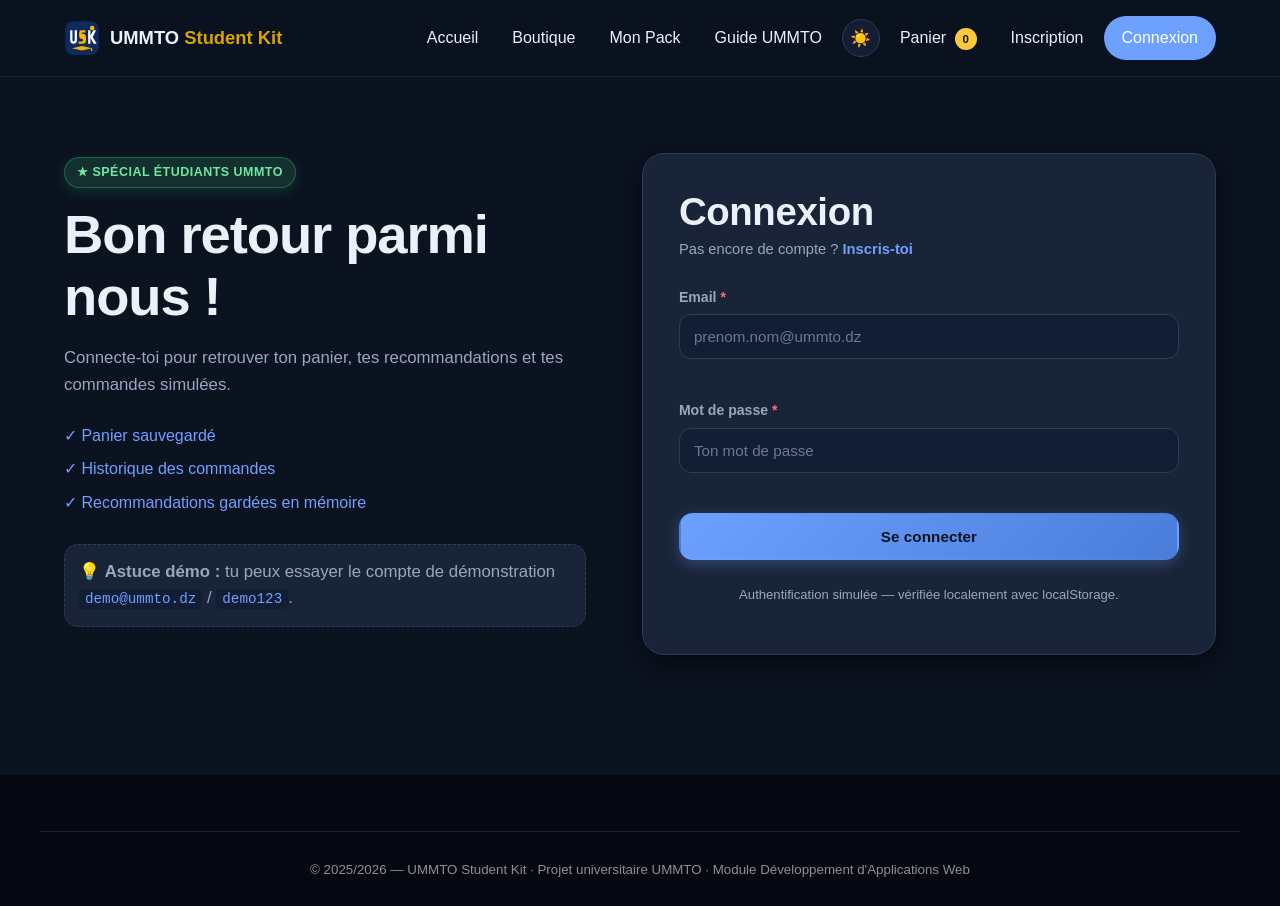
<file: content/connexion.html>
<!DOCTYPE html>
<html lang="fr" data-theme="dark">
<head>
    <meta charset="UTF-8">
    <meta name="viewport" content="width=device-width, initial-scale=1.0">
    <meta name="description" content="Connecte-toi à ton compte UMMTO Student Kit pour suivre tes commandes et tes recommandations.">
    <title>Connexion — UMMTO Student Kit</title>
    <link rel="stylesheet" href="../style/design.css">
    <link rel="icon" href="../images/logo.svg" type="image/svg+xml">
</head>
<body>

    <header class="site-header">
        <div class="container nav-wrapper">
            <a href="../index.html" class="brand" aria-label="Accueil UMMTO Student Kit">
                <img src="../images/logo.svg" alt="" class="brand-logo">
                <span class="brand-text">UMMTO <strong>Student Kit</strong></span>
            </a>

            <button class="nav-toggle" id="navToggle" aria-label="Ouvrir le menu" aria-expanded="false">
                <span></span><span></span><span></span>
            </button>

            <nav class="main-nav" id="mainNav" aria-label="Navigation principale">
                <ul>
                    <li><a href="../index.html">Accueil</a></li>
                    <li><a href="produits.html">Boutique</a></li>
                    <li><a href="quiz.html">Mon Pack</a></li>
                    <li><a href="ummto.html">Guide UMMTO</a></li>
                    <li><a href="commande.html">Panier <span id="cartCount" class="cart-badge">0</span></a></li>
                    <li class="auth-link" data-when="logged-out"><a href="inscription.html">Inscription</a></li>
                    <li class="auth-link" data-when="logged-out"><a href="connexion.html" class="btn-nav active">Connexion</a></li>
                    <li class="auth-link" data-when="logged-in"><span id="userGreeting" class="user-greeting"></span></li>
                    <li class="auth-link" data-when="logged-in"><a href="#" id="logoutBtn" class="btn-nav">Déconnexion</a></li>
                </ul>
            </nav>
        </div>
    </header>

    <main>
        <section class="auth-section">
            <div class="container auth-grid">

                <aside class="auth-aside">
                    <span class="badge badge-ummto">★ Spécial étudiants UMMTO</span>
                    <h1>Bon retour parmi nous !</h1>
                    <p>
                        Connecte-toi pour retrouver ton panier, tes recommandations
                        et tes commandes simulées.
                    </p>
                    <ul class="auth-features">
                        <li>✓ Panier sauvegardé</li>
                        <li>✓ Historique des commandes</li>
                        <li>✓ Recommandations gardées en mémoire</li>
                    </ul>
                    <p class="hint-box">
                        💡 <strong>Astuce démo :</strong> tu peux essayer le compte de
                        démonstration <code>demo@ummto.dz</code> / <code>demo123</code>.
                    </p>
                </aside>

                <article class="auth-card">
                    <h2>Connexion</h2>
                    <p class="auth-card-sub">Pas encore de compte ?
                        <a href="inscription.html">Inscris-toi</a>
                    </p>

                    <form id="loginForm" class="form" novalidate>
                        <div class="form-group">
                            <label for="email">Email <span class="req">*</span></label>
                            <input type="email" id="email" name="email"
                                placeholder="prenom.nom@ummto.dz" autocomplete="email" required>
                            <small class="form-error" id="err-email"></small>
                        </div>

                        <div class="form-group">
                            <label for="password">Mot de passe <span class="req">*</span></label>
                            <input type="password" id="password" name="password"
                                placeholder="Ton mot de passe" autocomplete="current-password" required>
                            <small class="form-error" id="err-password"></small>
                        </div>

                        <div id="formMessage" class="form-message" role="status" aria-live="polite"></div>

                        <button type="submit" class="btn btn-primary btn-block">Se connecter</button>

                        <p class="form-footer">
                            Authentification simulée — vérifiée localement avec localStorage.
                        </p>
                    </form>
                </article>
            </div>
        </section>
    </main>

    <footer class="site-footer">
        <div class="container footer-bottom-only">
            <small>&copy; 2025/2026 — UMMTO Student Kit · Projet universitaire UMMTO · Module Développement d'Applications Web</small>
        </div>
    </footer>

    <script src="../javascript/products.js"></script>
    <script src="../javascript/cart.js"></script>
    <script src="../javascript/auth.js"></script>
    <script src="../javascript/theme.js"></script>
</body>
</html>
</file>
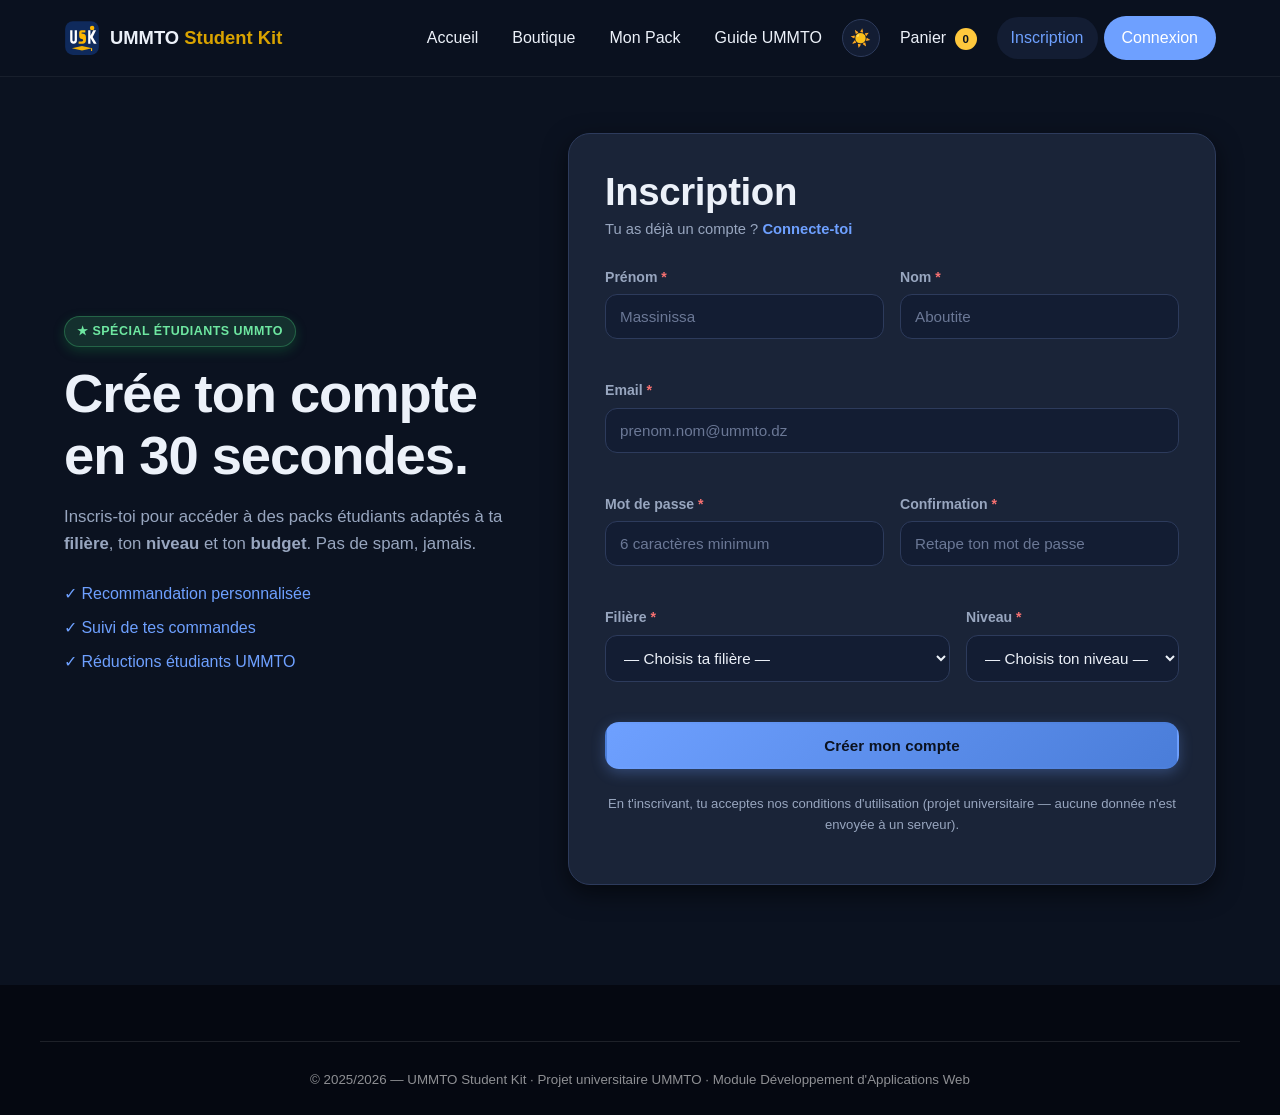
<file: content/inscription.html>
<!DOCTYPE html>
<html lang="fr" data-theme="dark">
<head>
    <meta charset="UTF-8">
    <meta name="viewport" content="width=device-width, initial-scale=1.0">
    <meta name="description" content="Crée ton compte UMMTO Student Kit pour accéder à des packs étudiants UMMTO adaptés à ta filière.">
    <title>Inscription — UMMTO Student Kit</title>
    <link rel="stylesheet" href="../style/design.css">
    <link rel="icon" href="../images/logo.svg" type="image/svg+xml">
</head>
<body>

    <header class="site-header">
        <div class="container nav-wrapper">
            <a href="../index.html" class="brand" aria-label="Accueil UMMTO Student Kit">
                <img src="../images/logo.svg" alt="" class="brand-logo">
                <span class="brand-text">UMMTO <strong>Student Kit</strong></span>
            </a>

            <button class="nav-toggle" id="navToggle" aria-label="Ouvrir le menu" aria-expanded="false">
                <span></span><span></span><span></span>
            </button>

            <nav class="main-nav" id="mainNav" aria-label="Navigation principale">
                <ul>
                    <li><a href="../index.html">Accueil</a></li>
                    <li><a href="produits.html">Boutique</a></li>
                    <li><a href="quiz.html">Mon Pack</a></li>
                    <li><a href="ummto.html">Guide UMMTO</a></li>
                    <li><a href="commande.html">Panier <span id="cartCount" class="cart-badge">0</span></a></li>
                    <li class="auth-link" data-when="logged-out"><a href="inscription.html" class="active">Inscription</a></li>
                    <li class="auth-link" data-when="logged-out"><a href="connexion.html" class="btn-nav">Connexion</a></li>
                    <li class="auth-link" data-when="logged-in"><span id="userGreeting" class="user-greeting"></span></li>
                    <li class="auth-link" data-when="logged-in"><a href="#" id="logoutBtn" class="btn-nav">Déconnexion</a></li>
                </ul>
            </nav>
        </div>
    </header>

    <main>
        <section class="auth-section">
            <div class="container auth-grid">

                <aside class="auth-aside">
                    <span class="badge badge-ummto">★ Spécial étudiants UMMTO</span>
                    <h1>Crée ton compte<br>en 30 secondes.</h1>
                    <p>
                        Inscris-toi pour accéder à des packs étudiants adaptés à ta
                        <strong>filière</strong>, ton <strong>niveau</strong> et ton
                        <strong>budget</strong>. Pas de spam, jamais.
                    </p>
                    <ul class="auth-features">
                        <li>✓ Recommandation personnalisée</li>
                        <li>✓ Suivi de tes commandes</li>
                        <li>✓ Réductions étudiants UMMTO</li>
                    </ul>
                </aside>

                <article class="auth-card">
                    <h2>Inscription</h2>
                    <p class="auth-card-sub">Tu as déjà un compte ?
                        <a href="connexion.html">Connecte-toi</a>
                    </p>

                    <form id="registerForm" class="form" novalidate>
                        <div class="form-row">
                            <div class="form-group">
                                <label for="firstName">Prénom <span class="req">*</span></label>
                                <input type="text" id="firstName" name="firstName"
                                    placeholder="Massinissa" autocomplete="given-name" required>
                                <small class="form-error" id="err-firstName"></small>
                            </div>
                            <div class="form-group">
                                <label for="lastName">Nom <span class="req">*</span></label>
                                <input type="text" id="lastName" name="lastName"
                                    placeholder="Aboutite" autocomplete="family-name" required>
                                <small class="form-error" id="err-lastName"></small>
                            </div>
                        </div>

                        <div class="form-group">
                            <label for="email">Email <span class="req">*</span></label>
                            <input type="email" id="email" name="email"
                                placeholder="prenom.nom@ummto.dz" autocomplete="email" required>
                            <small class="form-error" id="err-email"></small>
                        </div>

                        <div class="form-row">
                            <div class="form-group">
                                <label for="password">Mot de passe <span class="req">*</span></label>
                                <input type="password" id="password" name="password"
                                    placeholder="6 caractères minimum" autocomplete="new-password" required>
                                <small class="form-error" id="err-password"></small>
                            </div>
                            <div class="form-group">
                                <label for="passwordConfirm">Confirmation <span class="req">*</span></label>
                                <input type="password" id="passwordConfirm" name="passwordConfirm"
                                    placeholder="Retape ton mot de passe" autocomplete="new-password" required>
                                <small class="form-error" id="err-passwordConfirm"></small>
                            </div>
                        </div>

                        <div class="form-row">
                            <div class="form-group">
                                <label for="filiere">Filière <span class="req">*</span></label>
                                <select id="filiere" name="filiere" required>
                                    <option value="">— Choisis ta filière —</option>
                                    <optgroup label="🖥️ Faculté de Génie Électrique et d'Informatique (FGEI)">
                                        <option value="Informatique">Informatique (Licence Académique)</option>
                                        <option value="Informatique - CPI">Cycle Préparatoire Ingénieur (CPI)</option>
                                        <option value="Informatique - Cycle Ing.">Cycle Ingénieur Informatique</option>
                                        <option value="Électrotechnique">Électrotechnique</option>
                                        <option value="Automatique">Automatique</option>
                                        <option value="Électronique">Électronique</option>
                                        <option value="Télécommunications">Télécommunications</option>
                                        <option value="Génie Biomédical">Génie Biomédical</option>
                                    </optgroup>
                                    <optgroup label="🔬 Faculté des Sciences (FS)">
                                        <option value="Mathématiques">Mathématiques</option>
                                        <option value="Mathématiques-Informatique">Mathématiques-Informatique (MI)</option>
                                        <option value="Physique">Physique</option>
                                        <option value="Chimie">Chimie</option>
                                        <option value="Tronc Commun ST">Tronc Commun Sciences &amp; Technologies</option>
                                    </optgroup>
                                    <optgroup label="🏗️ Faculté du Génie de la Construction (FGC)">
                                        <option value="Génie Civil">Génie Civil</option>
                                        <option value="Génie Mécanique">Génie Mécanique</option>
                                        <option value="Architecture">Architecture</option>
                                    </optgroup>
                                    <optgroup label="🩺 Faculté de Médecine">
                                        <option value="Médecine">Médecine</option>
                                        <option value="Médecine dentaire">Médecine dentaire</option>
                                        <option value="Pharmacie">Pharmacie</option>
                                    </optgroup>
                                    <optgroup label="🌱 Faculté des Sciences Biologiques et Agronomiques (FSBSA)">
                                        <option value="Biologie">Sciences Biologiques</option>
                                        <option value="Agronomie">Sciences Agronomiques</option>
                                    </optgroup>
                                    <optgroup label="⚖️ Faculté de Droit et Sciences Politiques">
                                        <option value="Droit">Droit</option>
                                        <option value="Sciences Politiques">Sciences Politiques</option>
                                    </optgroup>
                                    <optgroup label="📊 Faculté des Sciences Économiques, Commerciales et de Gestion (FESCSG)">
                                        <option value="Sciences Économiques">Sciences Économiques</option>
                                        <option value="Sciences Commerciales">Sciences Commerciales</option>
                                        <option value="Sciences de Gestion">Sciences de Gestion</option>
                                    </optgroup>
                                    <optgroup label="🌍 Faculté des Lettres et Langues">
                                        <option value="Langues - Français">Langue française</option>
                                        <option value="Langues - Anglais">Langue anglaise</option>
                                        <option value="Langues - Arabe">Langue arabe</option>
                                        <option value="Langues - Tamazight">Langue et culture amazighes (DLCA)</option>
                                    </optgroup>
                                    <optgroup label="📚 Faculté des Sciences Humaines et Sociales (FSHS)">
                                        <option value="Sciences Humaines">Histoire / Sociologie / Philosophie</option>
                                        <option value="Psychologie">Psychologie</option>
                                    </optgroup>
                                </select>
                                <small class="form-error" id="err-filiere"></small>
                            </div>

                            <div class="form-group">
                                <label for="niveau">Niveau <span class="req">*</span></label>
                                <select id="niveau" name="niveau" required>
                                    <option value="">— Choisis ton niveau —</option>
                                    <option value="L1">Licence 1</option>
                                    <option value="L2">Licence 2</option>
                                    <option value="L3">Licence 3</option>
                                    <option value="M1">Master 1</option>
                                    <option value="M2">Master 2</option>
                                </select>
                                <small class="form-error" id="err-niveau"></small>
                            </div>
                        </div>

                        <div id="formMessage" class="form-message" role="status" aria-live="polite"></div>

                        <button type="submit" class="btn btn-primary btn-block">Créer mon compte</button>

                        <p class="form-footer">
                            En t'inscrivant, tu acceptes nos conditions d'utilisation
                            (projet universitaire — aucune donnée n'est envoyée à un serveur).
                        </p>
                    </form>
                </article>
            </div>
        </section>
    </main>

    <footer class="site-footer">
        <div class="container footer-bottom-only">
            <small>&copy; 2025/2026 — UMMTO Student Kit · Projet universitaire UMMTO · Module Développement d'Applications Web</small>
        </div>
    </footer>

    <script src="../javascript/products.js"></script>
    <script src="../javascript/cart.js"></script>
    <script src="../javascript/auth.js"></script>
    <script src="../javascript/theme.js"></script>
</body>
</html>
</file>
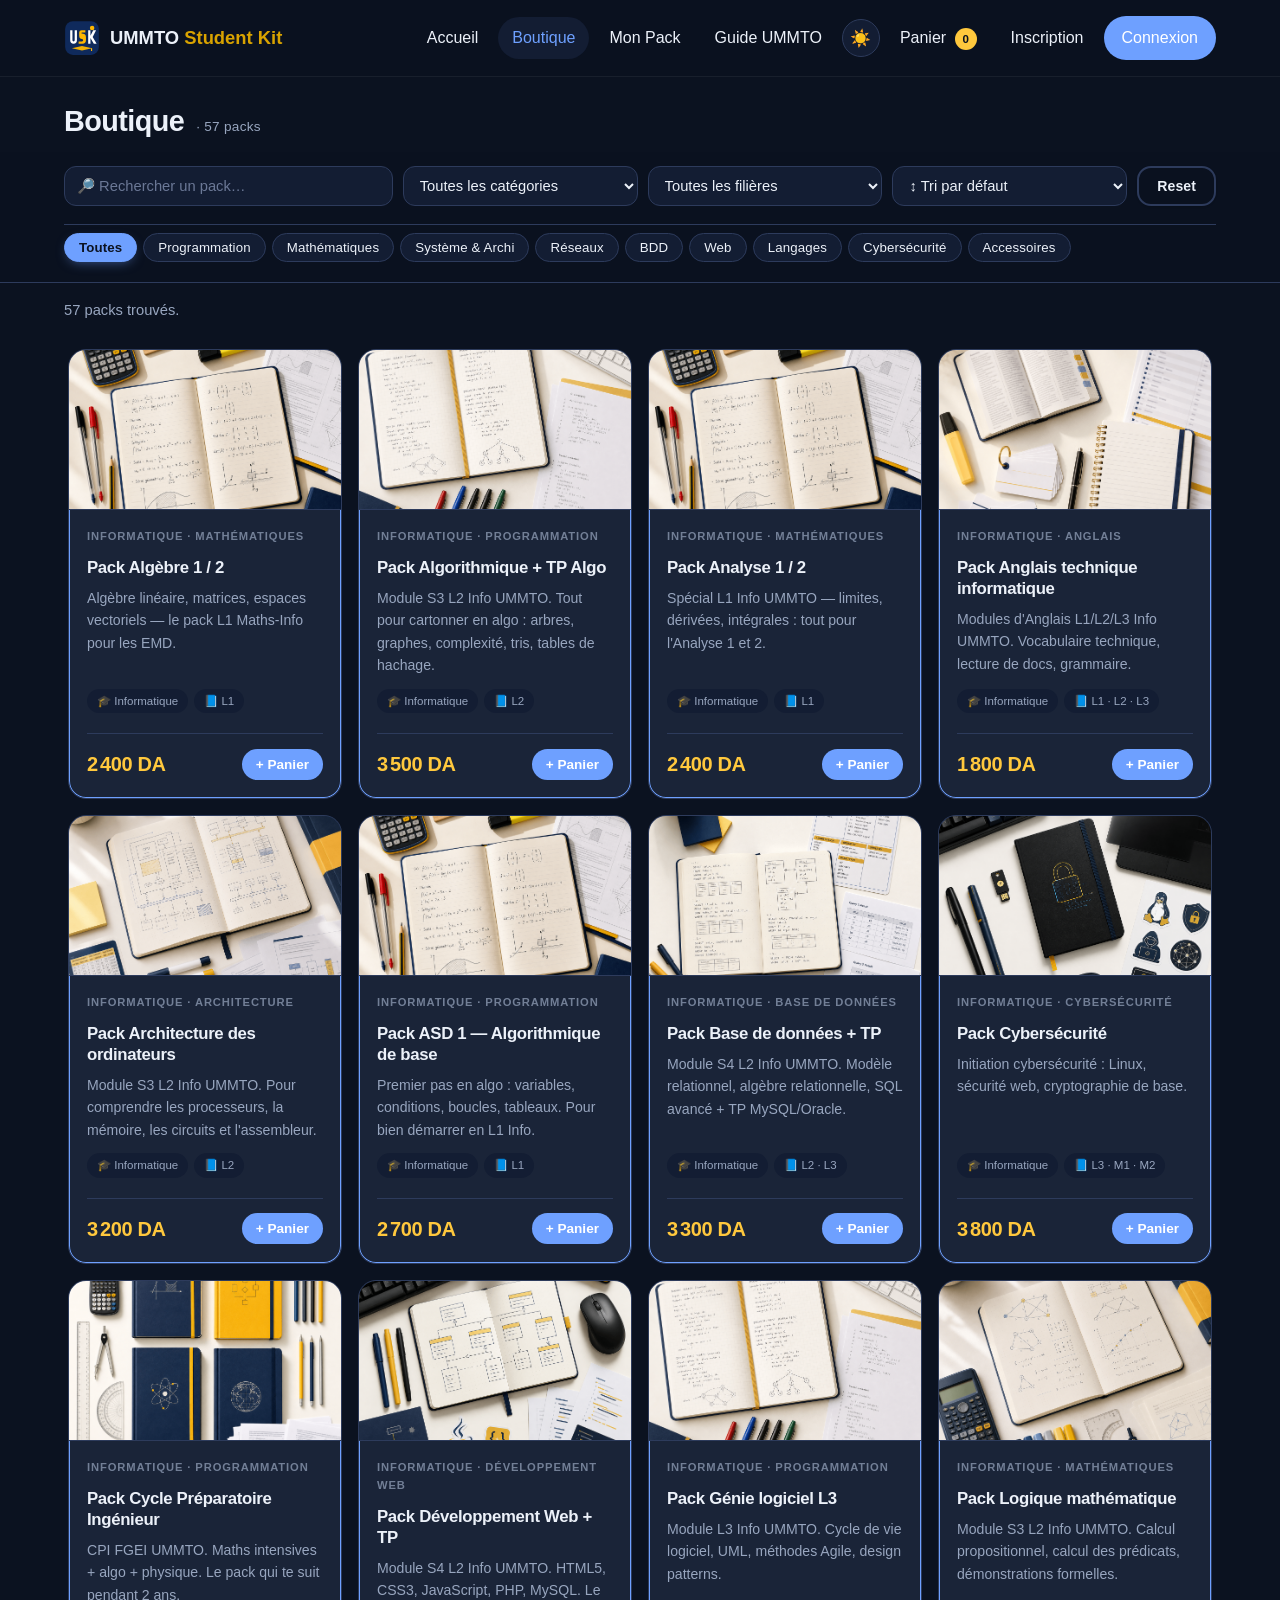
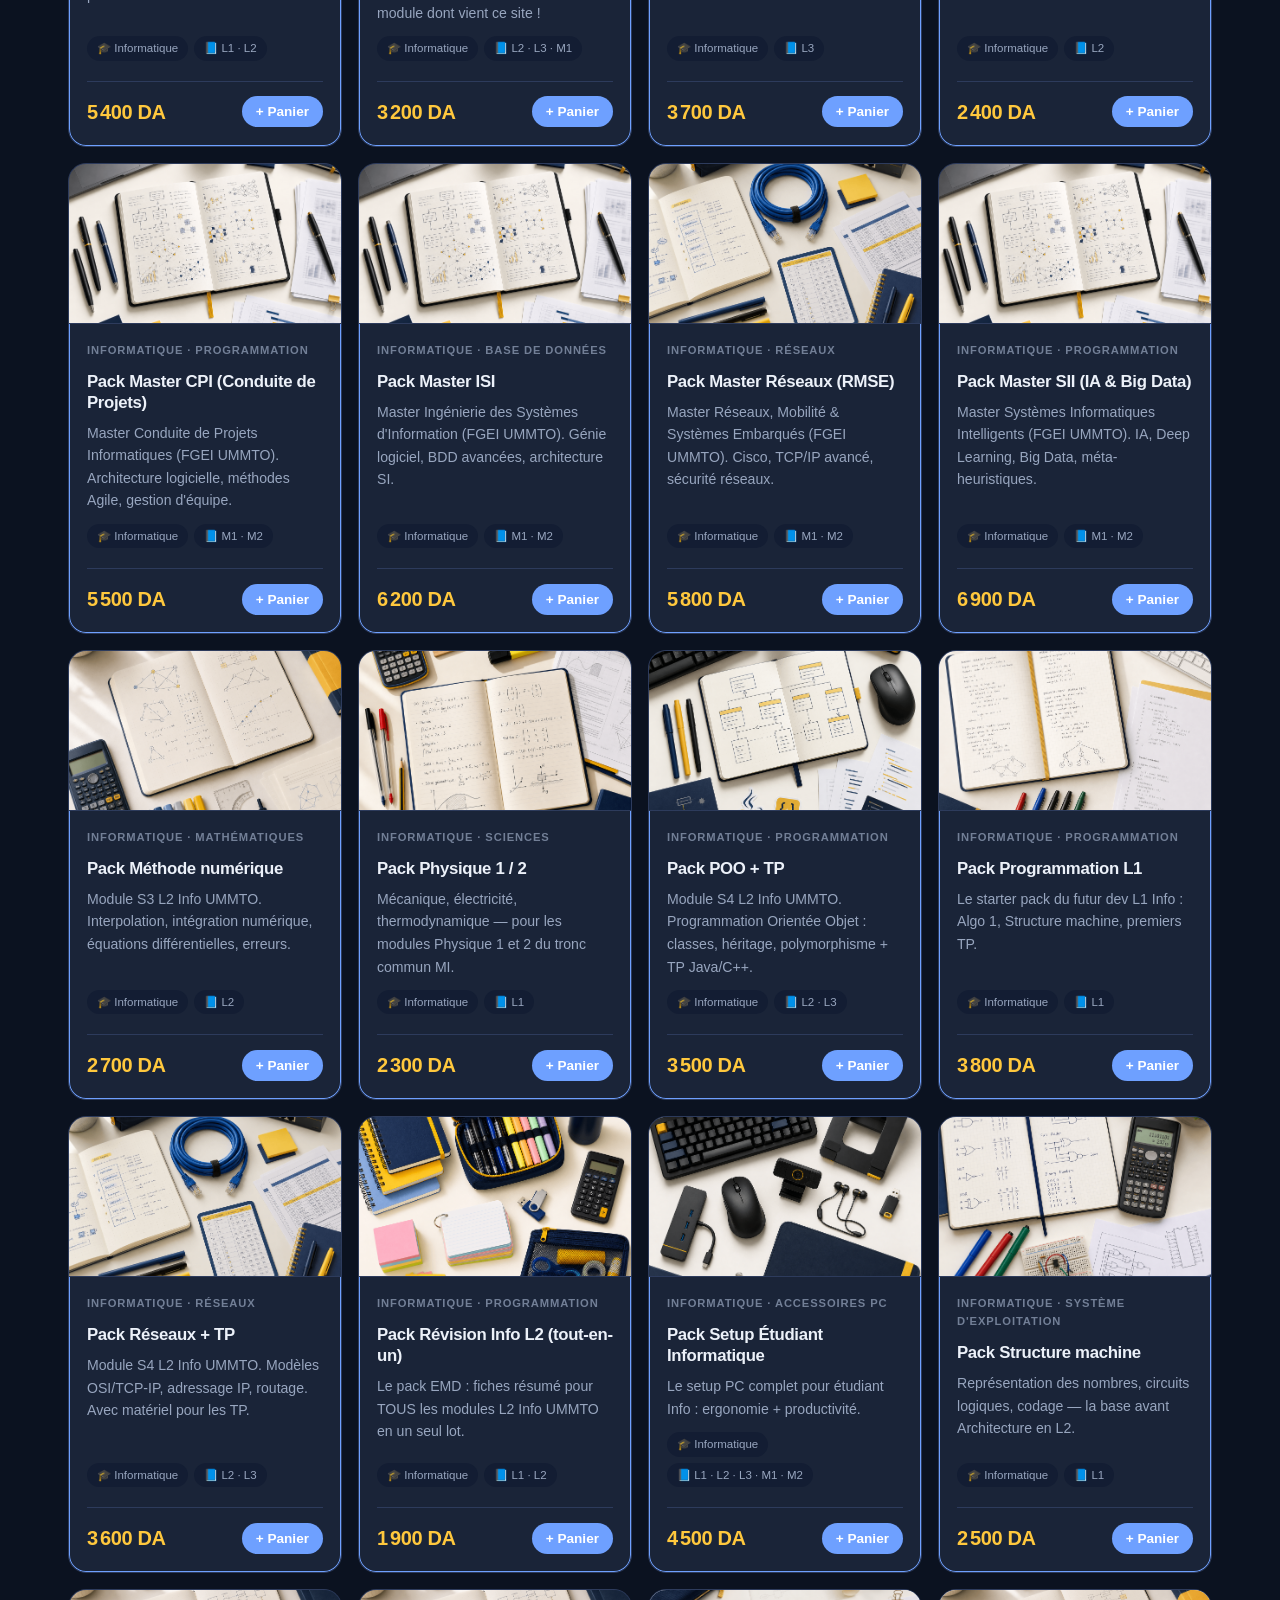
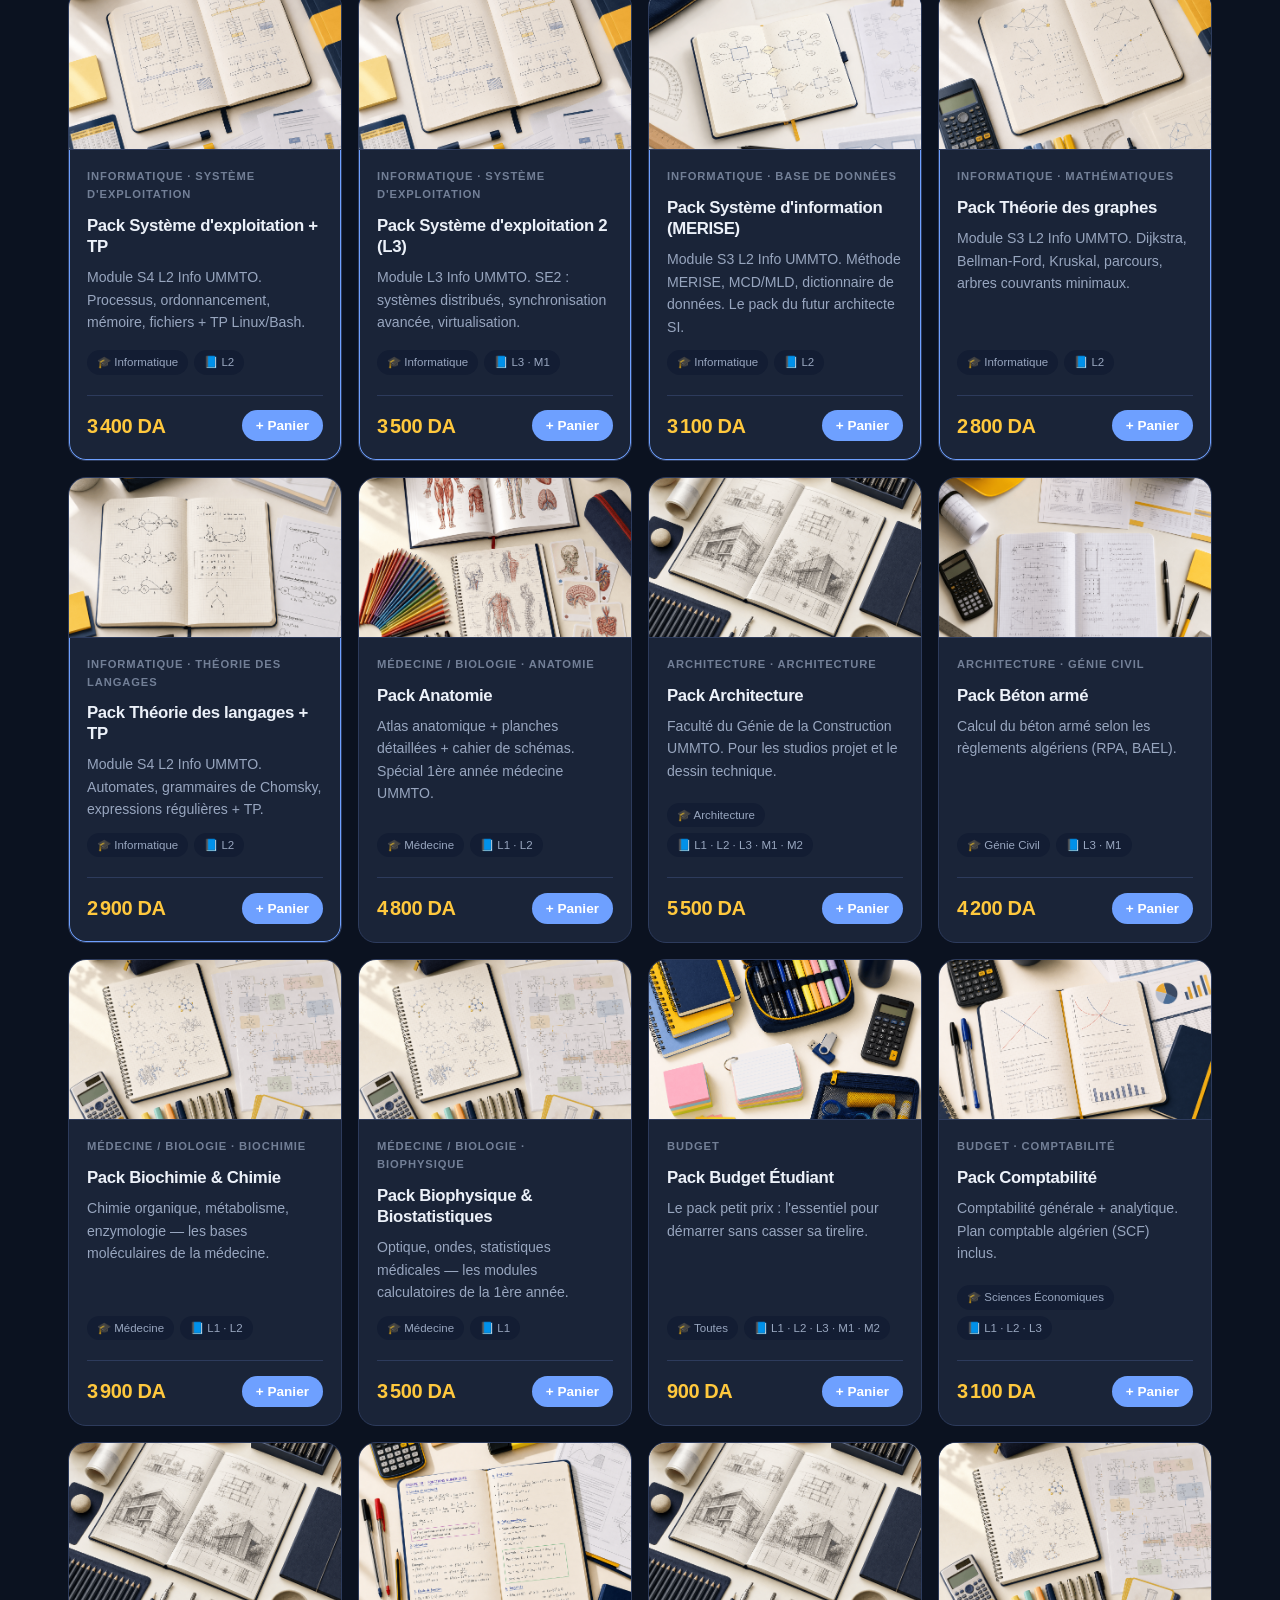
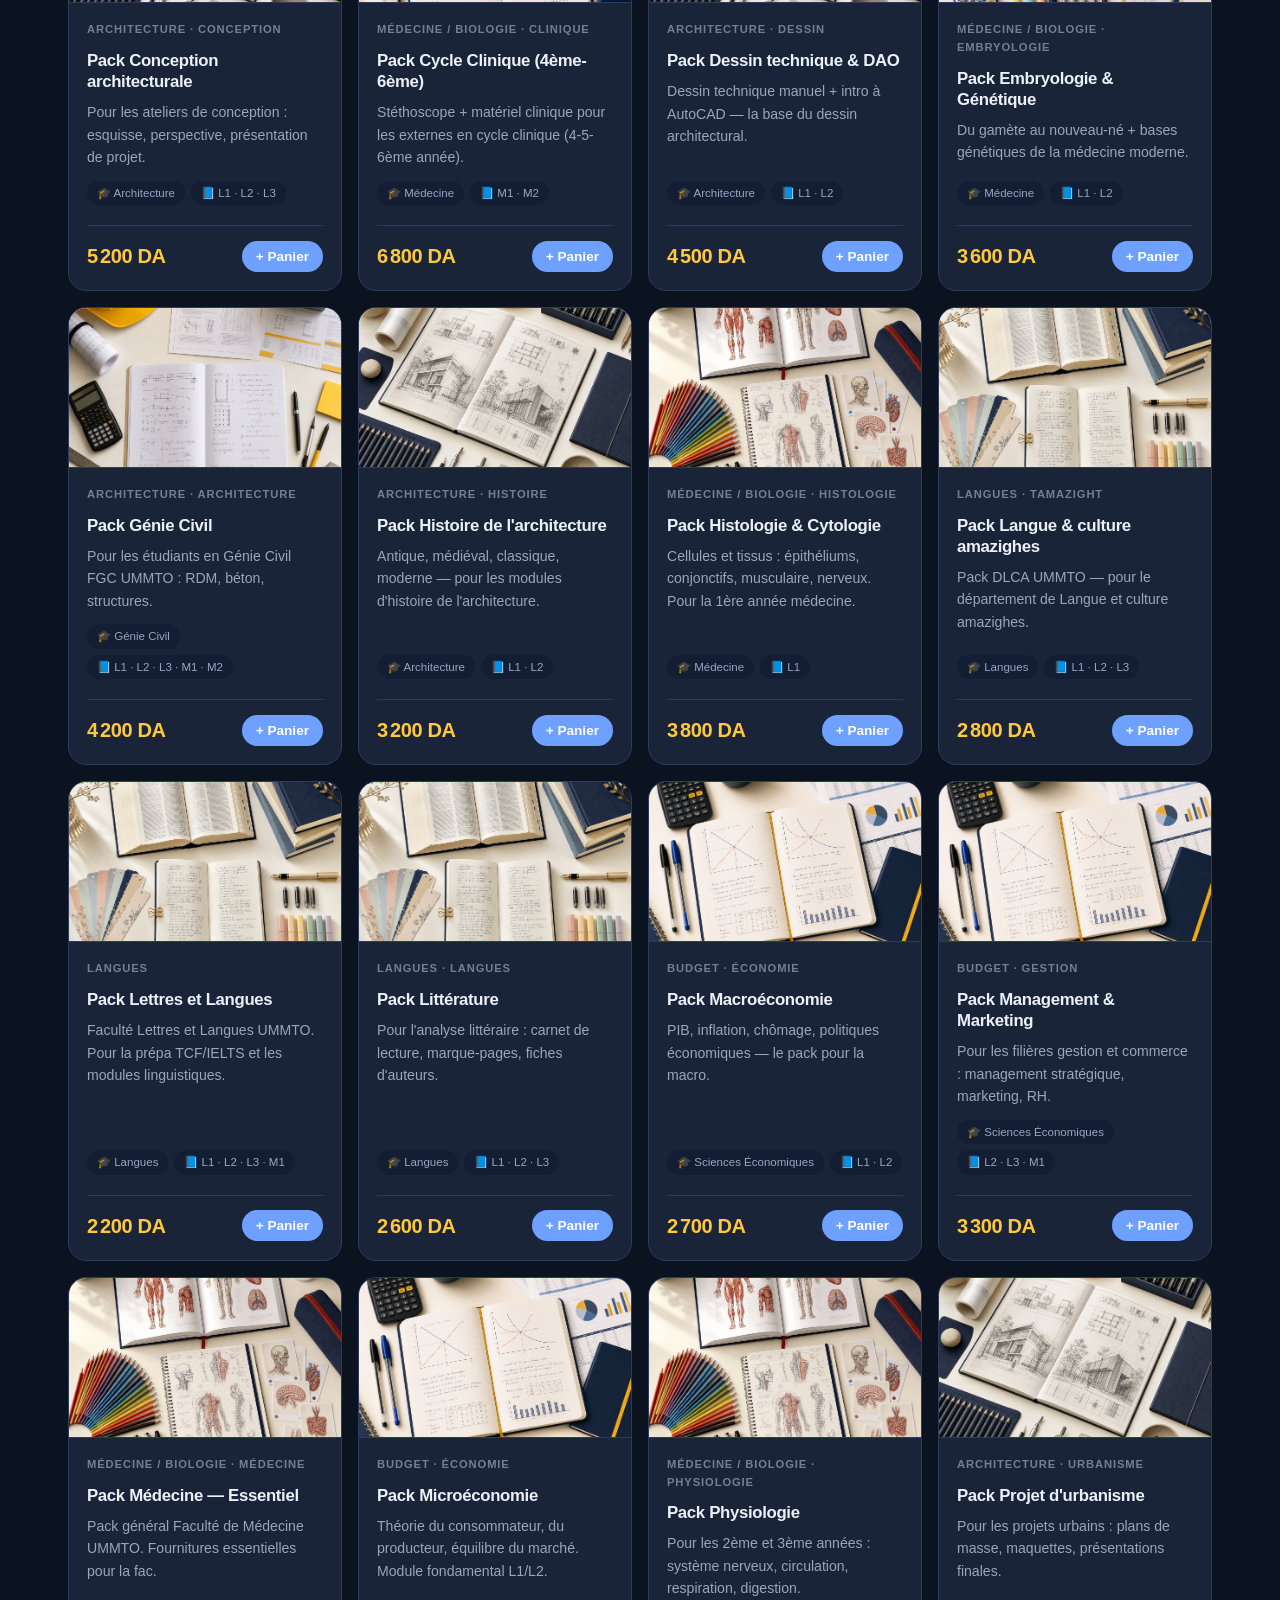
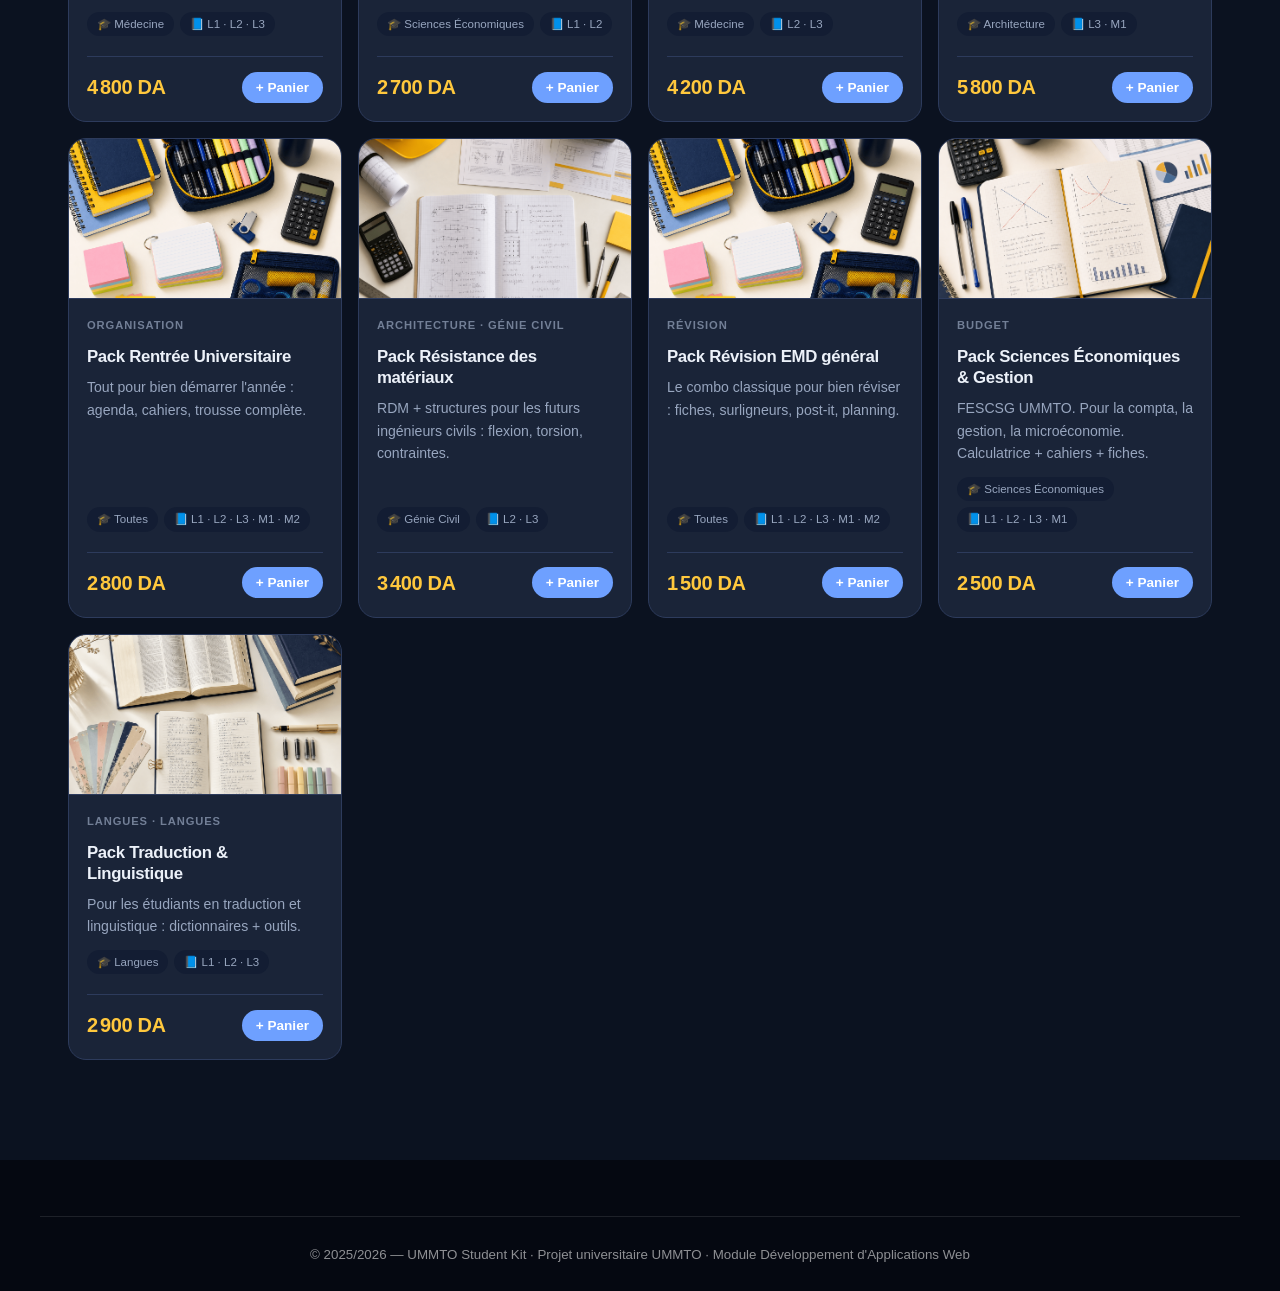
<file: content/produits.html>
<!DOCTYPE html>
<html lang="fr" data-theme="dark">
<head>
    <meta charset="UTF-8">
    <meta name="viewport" content="width=device-width, initial-scale=1.0">
    <meta name="description" content="La boutique UMMTO Student Kit : tous les packs et accessoires pour étudiants UMMTO, avec filtres par catégorie, filière et tri par prix.">
    <title>Boutique — UMMTO Student Kit</title>
    <link rel="stylesheet" href="../style/design.css">
    <link rel="icon" href="../images/logo.svg" type="image/svg+xml">
</head>
<body>

    <header class="site-header">
        <div class="container nav-wrapper">
            <a href="../index.html" class="brand" aria-label="Accueil UMMTO Student Kit">
                <img src="../images/logo.svg" alt="" class="brand-logo">
                <span class="brand-text">UMMTO <strong>Student Kit</strong></span>
            </a>

            <button class="nav-toggle" id="navToggle" aria-label="Ouvrir le menu" aria-expanded="false">
                <span></span><span></span><span></span>
            </button>

            <nav class="main-nav" id="mainNav" aria-label="Navigation principale">
                <ul>
                    <li><a href="../index.html">Accueil</a></li>
                    <li><a href="produits.html" class="active">Boutique</a></li>
                    <li><a href="quiz.html">Mon Pack</a></li>
                    <li><a href="ummto.html">Guide UMMTO</a></li>
                    <li><a href="commande.html">Panier <span id="cartCount" class="cart-badge">0</span></a></li>
                    <li class="auth-link" data-when="logged-out"><a href="inscription.html">Inscription</a></li>
                    <li class="auth-link" data-when="logged-out"><a href="connexion.html" class="btn-nav">Connexion</a></li>
                    <li class="auth-link" data-when="logged-in"><span id="userGreeting" class="user-greeting"></span></li>
                    <li class="auth-link" data-when="logged-in"><a href="#" id="logoutBtn" class="btn-nav">Déconnexion</a></li>
                </ul>
            </nav>
        </div>
    </header>

    <main>

        <section class="shop-header shop-header-compact">
            <div class="container">
                <h1>Boutique <span class="shop-header-count" id="shopHeaderCount"></span></h1>
            </div>
        </section>

        <section class="shop-filters">
            <div class="container">
                <div class="filters-grid filters-grid-compact">

                    <div class="filter-group filter-search">
                        <label for="searchInput" class="visually-hidden">Recherche</label>
                        <input type="search" id="searchInput" placeholder="🔎 Rechercher un pack…">
                    </div>

                    <div class="filter-group">
                        <select id="categoryFilter" aria-label="Catégorie">
                            <option value="all">📂 Toutes catégories</option>
                            <option value="Informatique">Informatique</option>
                            <option value="Révision">Révision</option>
                            <option value="Organisation">Organisation</option>
                            <option value="Médecine / Biologie">Médecine / Biologie</option>
                            <option value="Architecture">Architecture</option>
                            <option value="Budget">Budget</option>
                            <option value="Accessoires PC">Accessoires PC</option>
                        </select>
                    </div>

                    <div class="filter-group">
                        <select id="filiereFilter" aria-label="Filière">
                            <option value="all">🎓 Toutes filières</option>
                            <option value="Informatique">Informatique</option>
                            <option value="Médecine">Médecine</option>
                            <option value="Biologie">Biologie</option>
                            <option value="Architecture">Architecture</option>
                            <option value="Toutes">Toutes filières</option>
                        </select>
                    </div>

                    <div class="filter-group">
                        <select id="sortSelect" aria-label="Tri par prix">
                            <option value="default">↕️ Tri par défaut</option>
                            <option value="price-asc">↑ Prix croissant</option>
                            <option value="price-desc">↓ Prix décroissant</option>
                        </select>
                    </div>

                    <button id="resetFilters" class="btn btn-ghost btn-small">Reset</button>
                </div>

                <div class="subcat-bar subcat-bar-compact" id="subcatBar">
                    <div class="subcat-chips" id="subcatChips">
                        <button class="chip chip-active" data-sub="all">Toutes</button>
                        <button class="chip" data-sub="Programmation">Programmation</button>
                        <button class="chip" data-sub="Mathématiques">Mathématiques</button>
                        <button class="chip" data-sub="Système d'exploitation">Système &amp; Archi</button>
                        <button class="chip" data-sub="Réseaux">Réseaux</button>
                        <button class="chip" data-sub="Base de données">BDD</button>
                        <button class="chip" data-sub="Développement Web">Web</button>
                        <button class="chip" data-sub="Théorie des langages">Langages</button>
                        <button class="chip" data-sub="Cybersécurité">Cybersécurité</button>
                        <button class="chip" data-sub="Accessoires PC">Accessoires</button>
                    </div>
                </div>
            </div>
        </section>

        <section class="shop-grid-section">
            <div class="container">
                <div class="results-bar">
                    <p id="resultsCount" aria-live="polite"></p>
                </div>

                <div id="productsGrid" class="products-grid" aria-live="polite">

                </div>

                <div id="emptyState" class="empty-state" hidden>
                    <span class="empty-icon">😕</span>
                    <h3>Aucun produit ne correspond.</h3>
                    <p>Essaie d'ajuster les filtres ou la recherche.</p>
                </div>
            </div>
        </section>
    </main>

    <footer class="site-footer">
        <div class="container footer-bottom-only">
            <small>&copy; 2025/2026 — UMMTO Student Kit · Projet universitaire UMMTO · Module Développement d'Applications Web</small>
        </div>
    </footer>

    <div id="toast" class="toast" role="status" aria-live="polite"></div>

    <script src="../javascript/products.js"></script>
    <script src="../javascript/cart.js"></script>
    <script src="../javascript/auth.js"></script>
    <script src="../javascript/theme.js"></script>
    <script>
        // Initialise l'affichage de la boutique au chargement
        document.addEventListener('DOMContentLoaded', function () {
            if (typeof initShopPage === 'function') {
                initShopPage();
            }
        });
    </script>
</body>
</html>
</file>
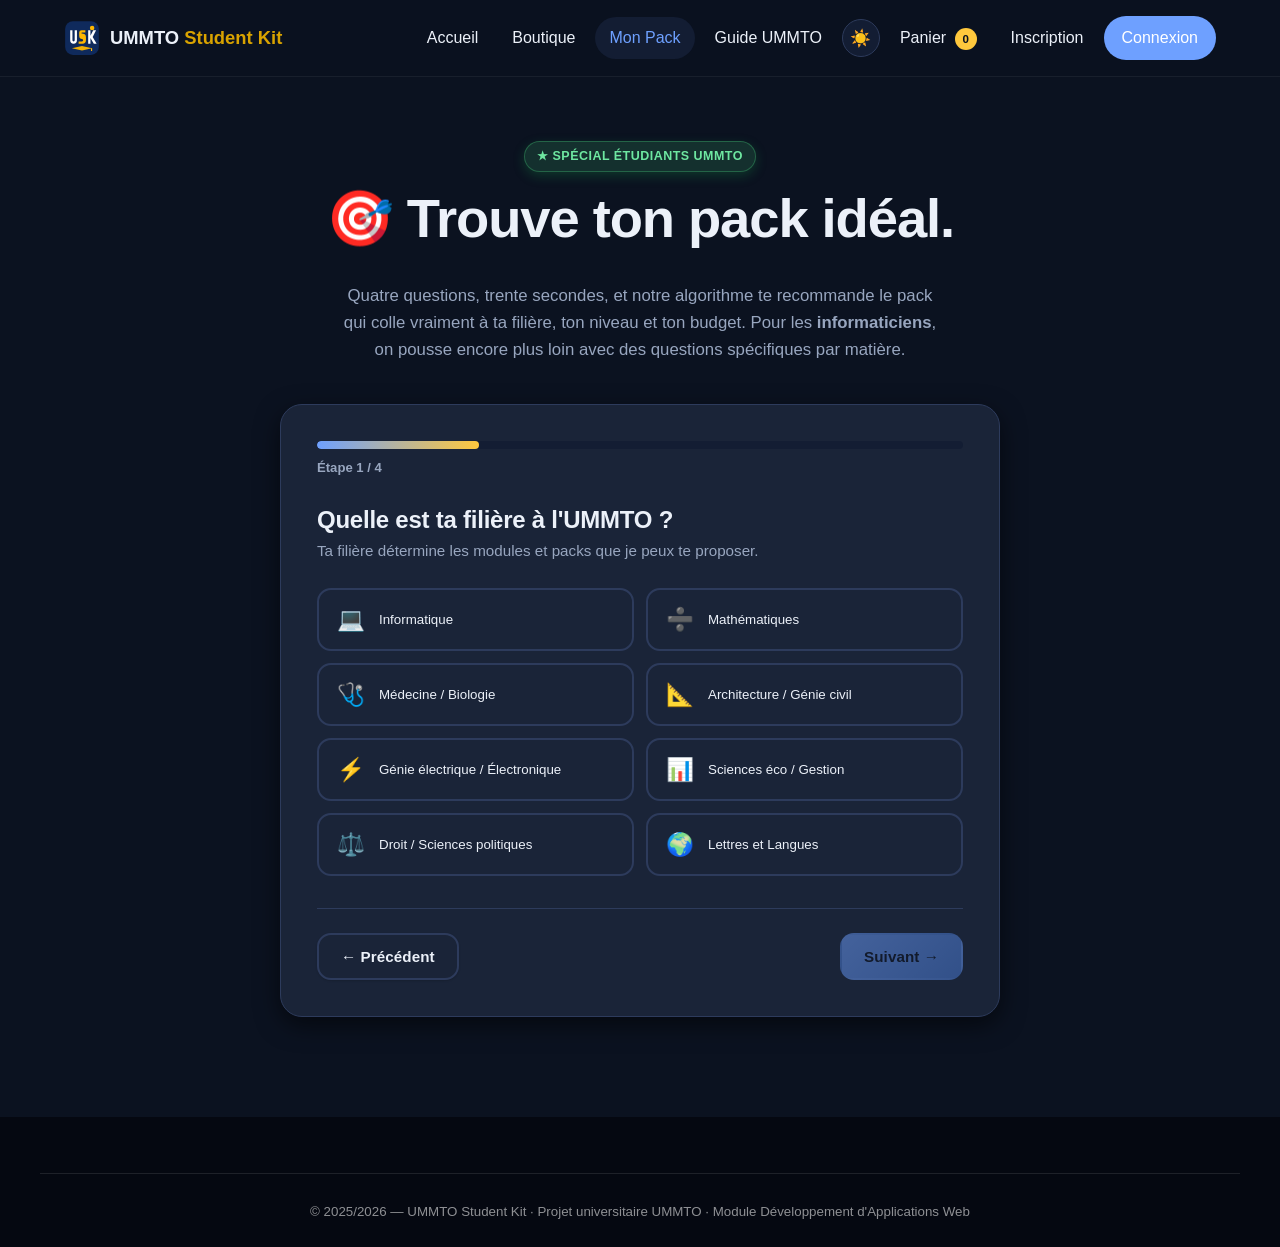
<file: content/quiz.html>
<!DOCTYPE html>
<html lang="fr" data-theme="dark">
<head>
    <meta charset="UTF-8">
    <meta name="viewport" content="width=device-width, initial-scale=1.0">
    <meta name="description" content="Trouve ton pack idéal en 4 questions : UMMTO Student Kit te recommande automatiquement le pack adapté à ta filière, ton niveau et ton budget.">
    <title>Mon Pack — Trouve ton pack idéal | UMMTO Student Kit</title>
    <link rel="stylesheet" href="../style/design.css">
    <link rel="icon" href="../images/logo.svg" type="image/svg+xml">
</head>
<body>

    <header class="site-header">
        <div class="container nav-wrapper">
            <a href="../index.html" class="brand" aria-label="Accueil UMMTO Student Kit">
                <img src="../images/logo.svg" alt="" class="brand-logo">
                <span class="brand-text">UMMTO <strong>Student Kit</strong></span>
            </a>

            <button class="nav-toggle" id="navToggle" aria-label="Ouvrir le menu" aria-expanded="false">
                <span></span><span></span><span></span>
            </button>

            <nav class="main-nav" id="mainNav" aria-label="Navigation principale">
                <ul>
                    <li><a href="../index.html">Accueil</a></li>
                    <li><a href="produits.html">Boutique</a></li>
                    <li><a href="quiz.html" class="active">Mon Pack</a></li>
                    <li><a href="ummto.html">Guide UMMTO</a></li>
                    <li><a href="commande.html">Panier <span id="cartCount" class="cart-badge">0</span></a></li>
                    <li class="auth-link" data-when="logged-out"><a href="inscription.html">Inscription</a></li>
                    <li class="auth-link" data-when="logged-out"><a href="connexion.html" class="btn-nav">Connexion</a></li>
                    <li class="auth-link" data-when="logged-in"><span id="userGreeting" class="user-greeting"></span></li>
                    <li class="auth-link" data-when="logged-in"><a href="#" id="logoutBtn" class="btn-nav">Déconnexion</a></li>
                </ul>
            </nav>
        </div>
    </header>

    <main>
        <section class="quiz-section">
            <div class="container">

                <header class="quiz-header">
                    <span class="badge badge-ummto">★ Spécial étudiants UMMTO</span>
                    <h1>🎯 Trouve ton <span class="accent">pack idéal</span>.</h1>
                    <p class="quiz-lead">
                        Quatre questions, trente secondes, et notre algorithme te recommande
                        le pack qui colle vraiment à ta filière, ton niveau et ton budget.
                        Pour les <strong>informaticiens</strong>, on pousse encore plus loin
                        avec des questions spécifiques par matière.
                    </p>
                </header>

                <article class="quiz-card">

                    <div class="quiz-progress">
                        <div class="quiz-progress-bar" id="quizProgressBar"></div>
                    </div>
                    <div class="quiz-step-indicator" id="quizStepIndicator">Étape 1 / 4</div>

                    <div id="quizContent">

                    </div>

                    <div class="quiz-actions">
                        <button id="quizPrev" class="btn btn-ghost" hidden>← Précédent</button>
                        <button id="quizNext" class="btn btn-primary" disabled>Suivant →</button>
                    </div>
                </article>

                <article class="quiz-result" id="quizResult" hidden>
                    <div class="quiz-result-header">
                        <span class="quiz-result-eyebrow">Notre recommandation</span>
                        <h2 id="quizResultTitle">Pack recommandé</h2>
                        <p id="quizResultLead">Voici le pack qui colle à ton profil.</p>
                    </div>

                    <div class="quiz-result-card" id="quizResultCard">

                    </div>

                    <div class="quiz-result-actions">
                        <button id="quizRestart" class="btn btn-ghost">↻ Refaire le quiz</button>
                        <a href="produits.html" class="btn btn-secondary">Voir tous les packs</a>
                    </div>
                </article>

            </div>
        </section>
    </main>

    <footer class="site-footer">
        <div class="container footer-bottom-only">
            <small>&copy; 2025/2026 — UMMTO Student Kit · Projet universitaire UMMTO · Module Développement d'Applications Web</small>
        </div>
    </footer>

    <div id="toast" class="toast" role="status" aria-live="polite"></div>

    <script src="../javascript/products.js"></script>
    <script src="../javascript/cart.js"></script>
    <script src="../javascript/auth.js"></script>
    <script src="../javascript/theme.js"></script>
    <script src="../javascript/quiz.js"></script>
</body>
</html>
</file>
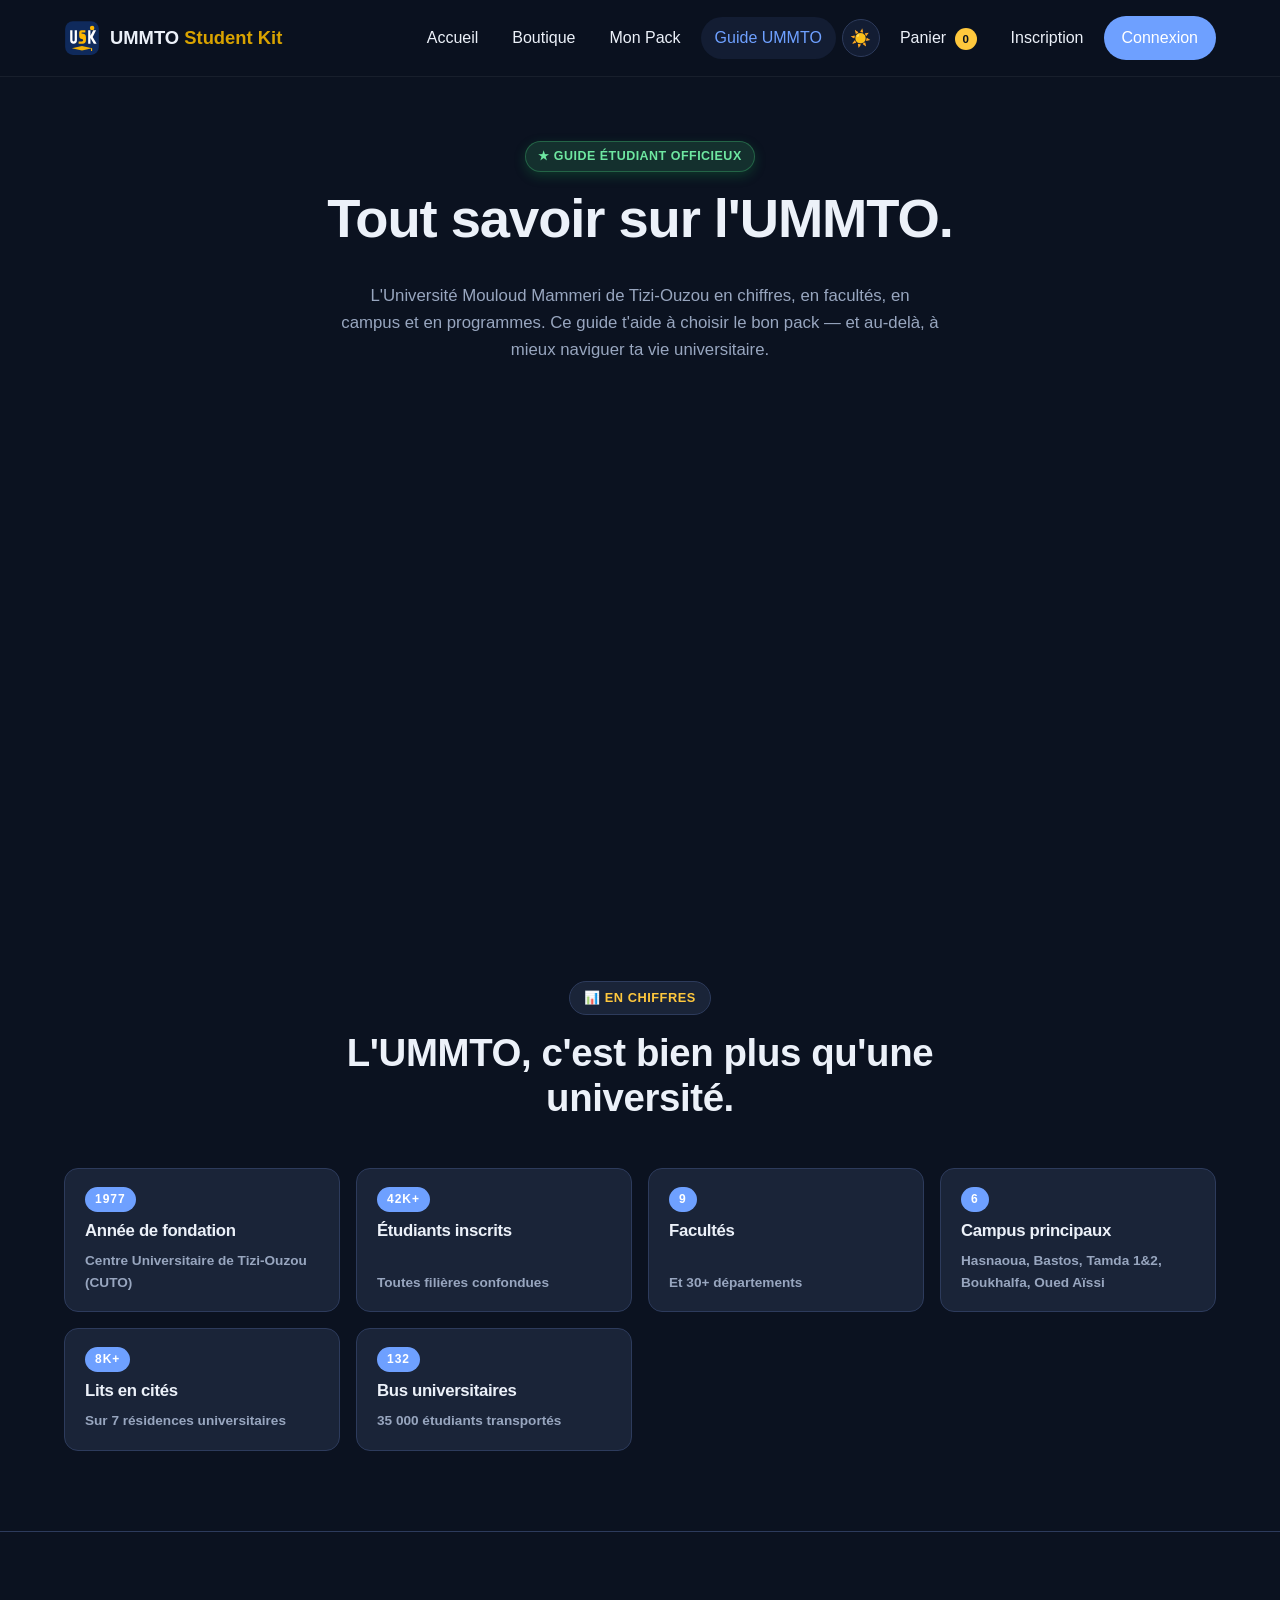
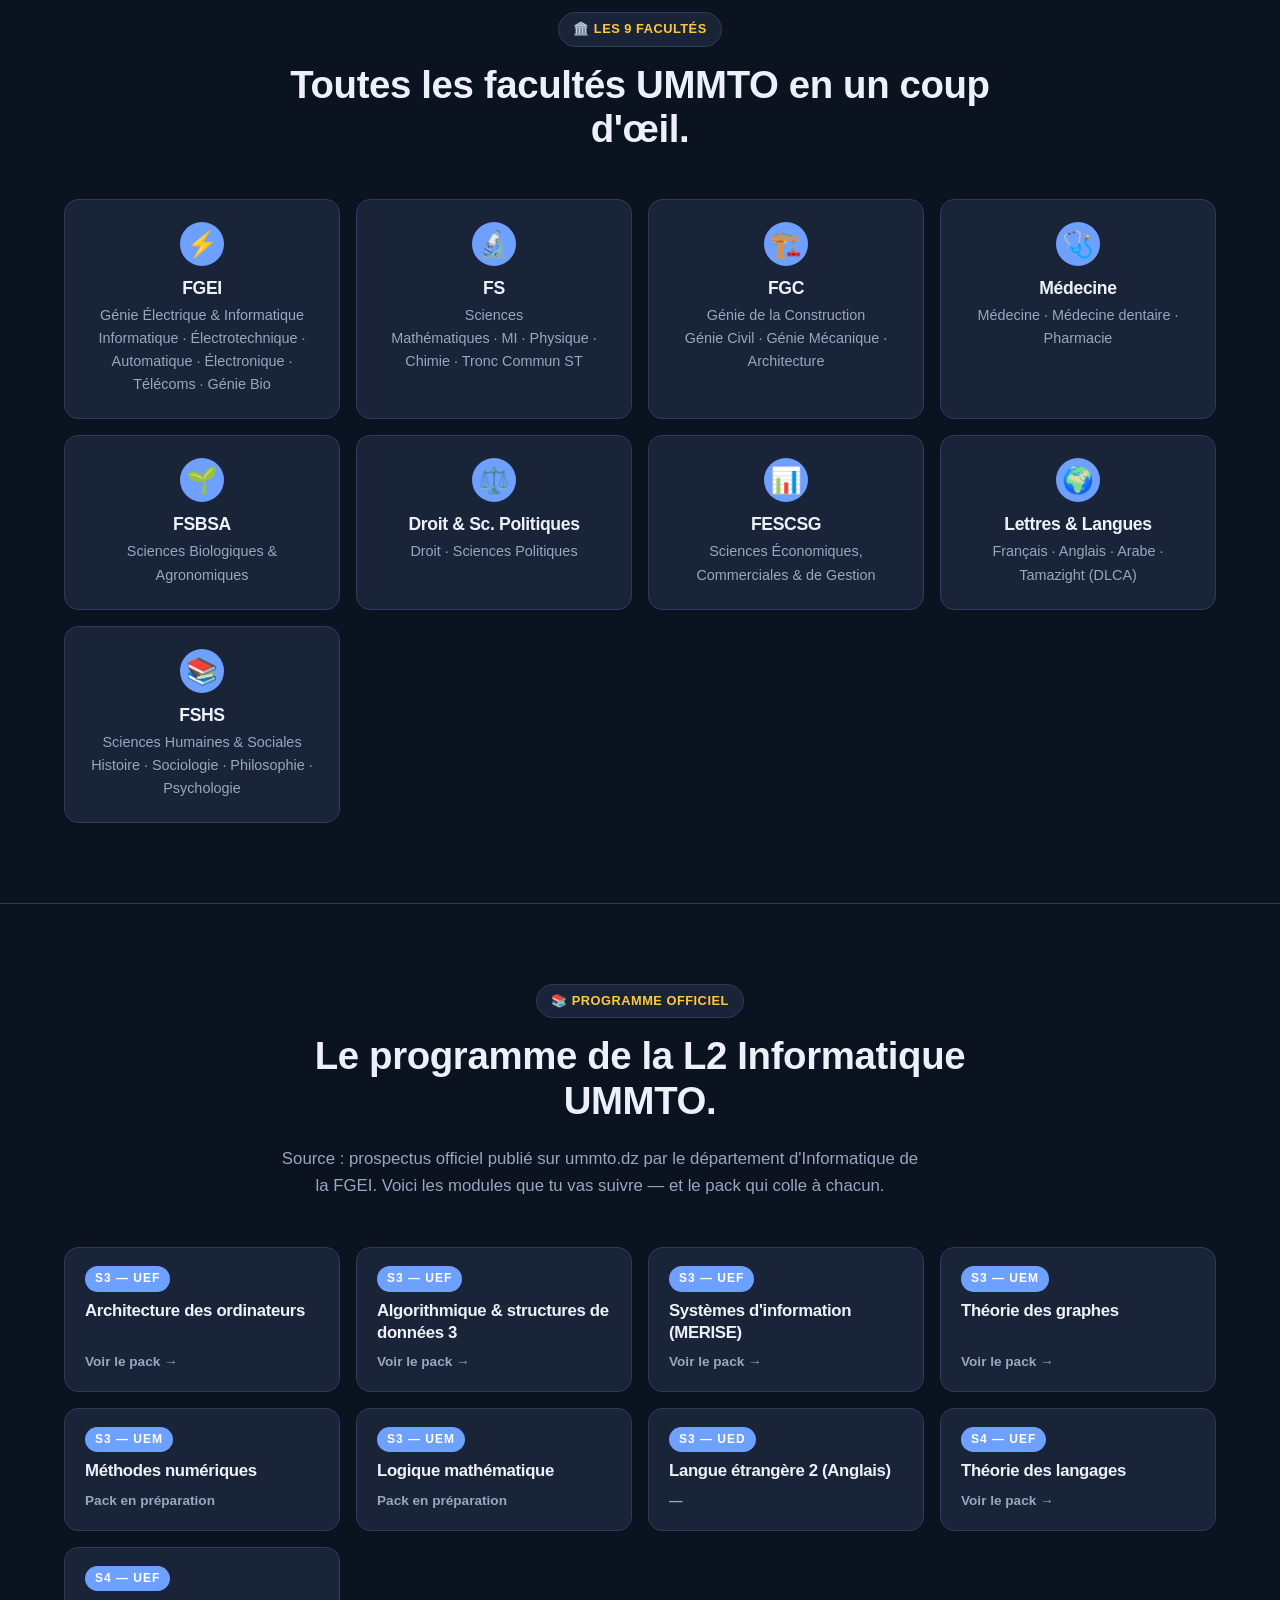
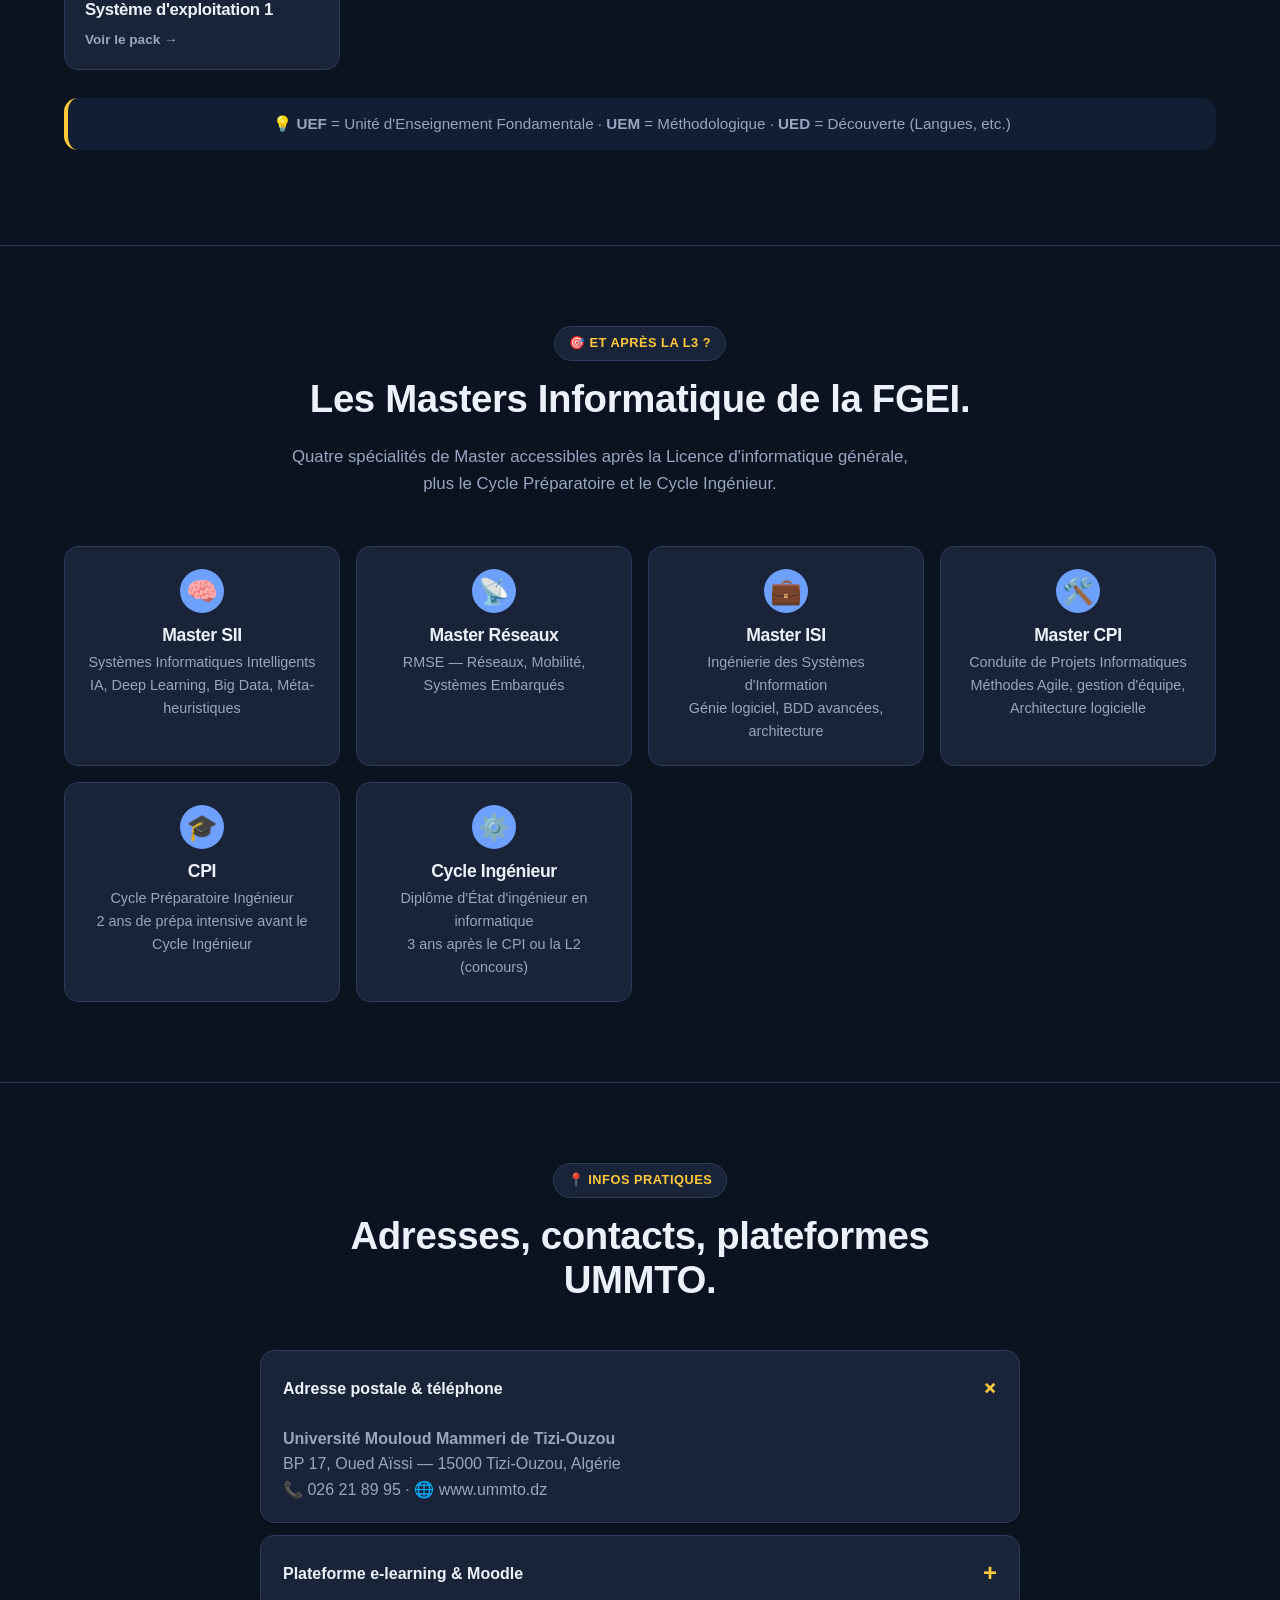
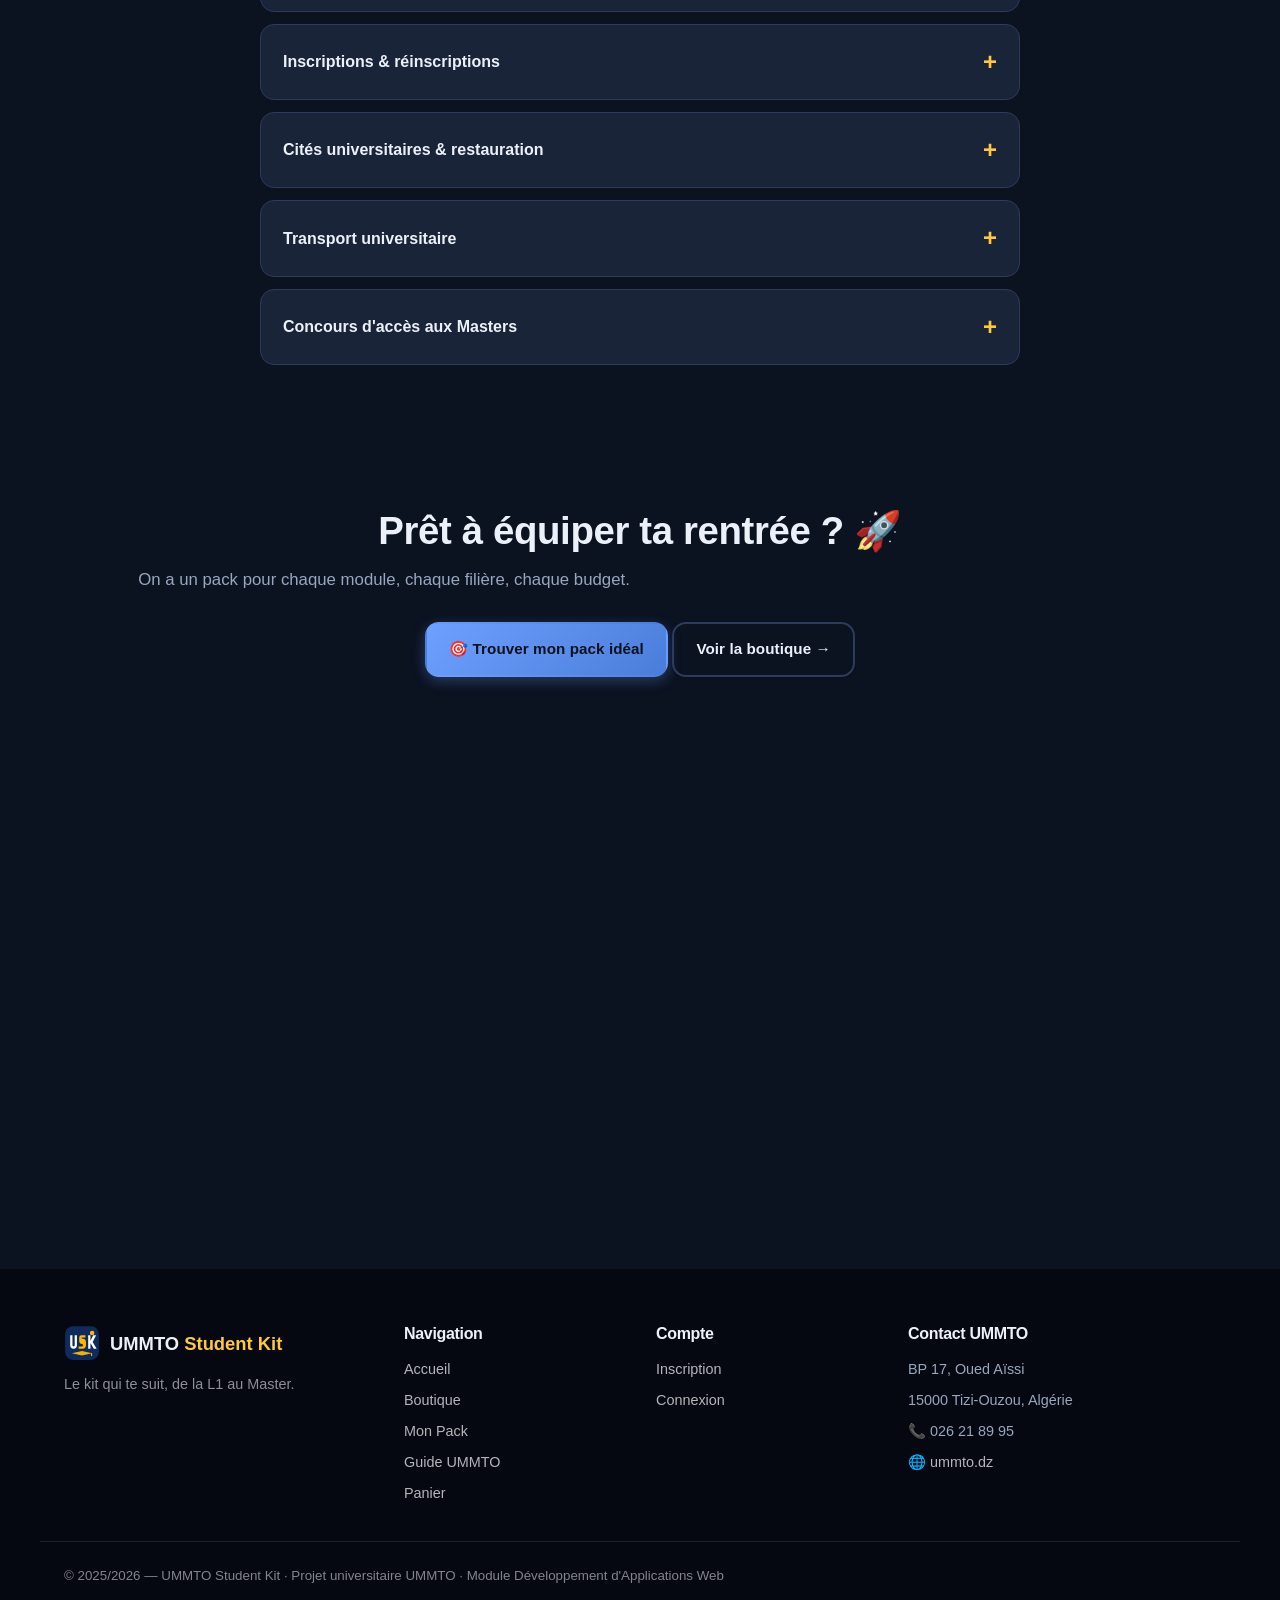
<file: content/ummto.html>
<!DOCTYPE html>
<html lang="fr" data-theme="dark">
<head>
    <meta charset="UTF-8">
    <meta name="viewport" content="width=device-width, initial-scale=1.0">
    <meta name="description" content="Guide étudiant UMMTO : facultés, départements, campus, cités universitaires, programme L2 Informatique. Tout ce qu'il faut savoir pour réussir à l'Université Mouloud Mammeri de Tizi-Ouzou.">
    <title>Guide étudiant UMMTO | UMMTO Student Kit</title>
    <link rel="stylesheet" href="../style/design.css">
    <link rel="icon" href="../images/logo.svg" type="image/svg+xml">
</head>
<body>

    <header class="site-header">
        <div class="container nav-wrapper">
            <a href="../index.html" class="brand" aria-label="Accueil UMMTO Student Kit">
                <img src="../images/logo.svg" alt="" class="brand-logo">
                <span class="brand-text">UMMTO <strong>Student Kit</strong></span>
            </a>

            <button class="nav-toggle" id="navToggle" aria-label="Ouvrir le menu" aria-expanded="false">
                <span></span><span></span><span></span>
            </button>

            <nav class="main-nav" id="mainNav" aria-label="Navigation principale">
                <ul>
                    <li><a href="../index.html">Accueil</a></li>
                    <li><a href="produits.html">Boutique</a></li>
                    <li><a href="quiz.html">Mon Pack</a></li>
                    <li><a href="ummto.html" class="active">Guide UMMTO</a></li>
                    <li><a href="commande.html">Panier <span id="cartCount" class="cart-badge">0</span></a></li>
                    <li class="auth-link" data-when="logged-out"><a href="inscription.html">Inscription</a></li>
                    <li class="auth-link" data-when="logged-out"><a href="connexion.html" class="btn-nav">Connexion</a></li>
                    <li class="auth-link" data-when="logged-in"><span id="userGreeting" class="user-greeting"></span></li>
                    <li class="auth-link" data-when="logged-in"><a href="#" id="logoutBtn" class="btn-nav">Déconnexion</a></li>
                </ul>
            </nav>
        </div>
    </header>

    <main>

        <section class="quiz-section">
            <div class="container">
                <header class="quiz-header">
                    <span class="badge badge-ummto">★ Guide étudiant officieux</span>
                    <h1>Tout savoir sur l'<span class="accent">UMMTO</span>.</h1>
                    <p class="quiz-lead">
                        L'Université Mouloud Mammeri de Tizi-Ouzou en chiffres, en facultés, en
                        campus et en programmes. Ce guide t'aide à choisir le bon pack — et au-delà,
                        à mieux naviguer ta vie universitaire.
                    </p>
                </header>
            </div>
        </section>

        <section class="modules-section">
            <div class="container">
                <header class="section-header">
                    <span class="eyebrow">📊 En chiffres</span>
                    <h2>L'UMMTO, c'est <span class="accent">bien plus qu'une université</span>.</h2>
                </header>

                <div class="modules-grid">
                    <article class="module-chip">
                        <span class="module-sem">1977</span>
                        <h4>Année de fondation</h4>
                        <a class="module-link">Centre Universitaire de Tizi-Ouzou (CUTO)</a>
                    </article>
                    <article class="module-chip">
                        <span class="module-sem">42K+</span>
                        <h4>Étudiants inscrits</h4>
                        <a class="module-link">Toutes filières confondues</a>
                    </article>
                    <article class="module-chip">
                        <span class="module-sem">9</span>
                        <h4>Facultés</h4>
                        <a class="module-link">Et 30+ départements</a>
                    </article>
                    <article class="module-chip">
                        <span class="module-sem">6</span>
                        <h4>Campus principaux</h4>
                        <a class="module-link">Hasnaoua, Bastos, Tamda 1&amp;2, Boukhalfa, Oued Aïssi</a>
                    </article>
                    <article class="module-chip">
                        <span class="module-sem">8K+</span>
                        <h4>Lits en cités</h4>
                        <a class="module-link">Sur 7 résidences universitaires</a>
                    </article>
                    <article class="module-chip">
                        <span class="module-sem">132</span>
                        <h4>Bus universitaires</h4>
                        <a class="module-link">35 000 étudiants transportés</a>
                    </article>
                </div>
            </div>
        </section>

        <section class="campus-section">
            <div class="container">
                <header class="section-header">
                    <span class="eyebrow">🏛️ Les 9 facultés</span>
                    <h2>Toutes les <span class="accent">facultés UMMTO</span> en un coup d'œil.</h2>
                </header>

                <div class="campus-grid">
                    <article class="campus-card">
                        <span class="campus-pin">⚡</span>
                        <h4>FGEI</h4>
                        <p>Génie Électrique &amp; Informatique<br>
                        Informatique · Électrotechnique · Automatique · Électronique · Télécoms · Génie Bio</p>
                    </article>
                    <article class="campus-card">
                        <span class="campus-pin">🔬</span>
                        <h4>FS</h4>
                        <p>Sciences<br>Mathématiques · MI · Physique · Chimie · Tronc Commun ST</p>
                    </article>
                    <article class="campus-card">
                        <span class="campus-pin">🏗️</span>
                        <h4>FGC</h4>
                        <p>Génie de la Construction<br>Génie Civil · Génie Mécanique · Architecture</p>
                    </article>
                    <article class="campus-card">
                        <span class="campus-pin">🩺</span>
                        <h4>Médecine</h4>
                        <p>Médecine · Médecine dentaire · Pharmacie</p>
                    </article>
                    <article class="campus-card">
                        <span class="campus-pin">🌱</span>
                        <h4>FSBSA</h4>
                        <p>Sciences Biologiques &amp; Agronomiques</p>
                    </article>
                    <article class="campus-card">
                        <span class="campus-pin">⚖️</span>
                        <h4>Droit &amp; Sc. Politiques</h4>
                        <p>Droit · Sciences Politiques</p>
                    </article>
                    <article class="campus-card">
                        <span class="campus-pin">📊</span>
                        <h4>FESCSG</h4>
                        <p>Sciences Économiques, Commerciales &amp; de Gestion</p>
                    </article>
                    <article class="campus-card">
                        <span class="campus-pin">🌍</span>
                        <h4>Lettres &amp; Langues</h4>
                        <p>Français · Anglais · Arabe · Tamazight (DLCA)</p>
                    </article>
                    <article class="campus-card">
                        <span class="campus-pin">📚</span>
                        <h4>FSHS</h4>
                        <p>Sciences Humaines &amp; Sociales<br>Histoire · Sociologie · Philosophie · Psychologie</p>
                    </article>
                </div>
            </div>
        </section>

        <section class="modules-section">
            <div class="container">
                <header class="section-header">
                    <span class="eyebrow">📚 Programme officiel</span>
                    <h2>Le programme de la <span class="accent">L2 Informatique UMMTO</span>.</h2>
                    <p class="section-lead">
                        Source : prospectus officiel publié sur ummto.dz par le département d'Informatique
                        de la FGEI. Voici les modules que tu vas suivre — et le pack qui colle à chacun.
                    </p>
                </header>

                <div class="modules-grid">
                    <article class="module-chip">
                        <span class="module-sem">S3 — UEF</span>
                        <h4>Architecture des ordinateurs</h4>
                        <a href="produits.html?cat=Informatique" class="module-link">Voir le pack →</a>
                    </article>
                    <article class="module-chip">
                        <span class="module-sem">S3 — UEF</span>
                        <h4>Algorithmique &amp; structures de données 3</h4>
                        <a href="produits.html?cat=Informatique" class="module-link">Voir le pack →</a>
                    </article>
                    <article class="module-chip">
                        <span class="module-sem">S3 — UEF</span>
                        <h4>Systèmes d'information (MERISE)</h4>
                        <a href="produits.html?cat=Informatique" class="module-link">Voir le pack →</a>
                    </article>
                    <article class="module-chip">
                        <span class="module-sem">S3 — UEM</span>
                        <h4>Théorie des graphes</h4>
                        <a href="produits.html?cat=Informatique" class="module-link">Voir le pack →</a>
                    </article>
                    <article class="module-chip">
                        <span class="module-sem">S3 — UEM</span>
                        <h4>Méthodes numériques</h4>
                        <a class="module-link">Pack en préparation</a>
                    </article>
                    <article class="module-chip">
                        <span class="module-sem">S3 — UEM</span>
                        <h4>Logique mathématique</h4>
                        <a class="module-link">Pack en préparation</a>
                    </article>
                    <article class="module-chip">
                        <span class="module-sem">S3 — UED</span>
                        <h4>Langue étrangère 2 (Anglais)</h4>
                        <a class="module-link">—</a>
                    </article>
                    <article class="module-chip">
                        <span class="module-sem">S4 — UEF</span>
                        <h4>Théorie des langages</h4>
                        <a href="produits.html?cat=Informatique" class="module-link">Voir le pack →</a>
                    </article>
                    <article class="module-chip">
                        <span class="module-sem">S4 — UEF</span>
                        <h4>Système d'exploitation 1</h4>
                        <a href="produits.html?cat=Informatique" class="module-link">Voir le pack →</a>
                    </article>
                </div>

                <p class="modules-note">
                    💡 <strong>UEF</strong> = Unité d'Enseignement Fondamentale ·
                    <strong>UEM</strong> = Méthodologique ·
                    <strong>UED</strong> = Découverte (Langues, etc.)
                </p>
            </div>
        </section>

        <section class="campus-section">
            <div class="container">
                <header class="section-header">
                    <span class="eyebrow">🎯 Et après la L3 ?</span>
                    <h2>Les <span class="accent">Masters Informatique</span> de la FGEI.</h2>
                    <p class="section-lead">
                        Quatre spécialités de Master accessibles après la Licence d'informatique générale,
                        plus le Cycle Préparatoire et le Cycle Ingénieur.
                    </p>
                </header>

                <div class="campus-grid">
                    <article class="campus-card">
                        <span class="campus-pin">🧠</span>
                        <h4>Master SII</h4>
                        <p>Systèmes Informatiques Intelligents<br>
                        IA, Deep Learning, Big Data, Méta-heuristiques</p>
                    </article>
                    <article class="campus-card">
                        <span class="campus-pin">📡</span>
                        <h4>Master Réseaux</h4>
                        <p>RMSE — Réseaux, Mobilité, Systèmes Embarqués</p>
                    </article>
                    <article class="campus-card">
                        <span class="campus-pin">💼</span>
                        <h4>Master ISI</h4>
                        <p>Ingénierie des Systèmes d'Information<br>
                        Génie logiciel, BDD avancées, architecture</p>
                    </article>
                    <article class="campus-card">
                        <span class="campus-pin">🛠️</span>
                        <h4>Master CPI</h4>
                        <p>Conduite de Projets Informatiques<br>
                        Méthodes Agile, gestion d'équipe, Architecture logicielle</p>
                    </article>
                    <article class="campus-card">
                        <span class="campus-pin">🎓</span>
                        <h4>CPI</h4>
                        <p>Cycle Préparatoire Ingénieur<br>2 ans de prépa intensive avant le Cycle Ingénieur</p>
                    </article>
                    <article class="campus-card">
                        <span class="campus-pin">⚙️</span>
                        <h4>Cycle Ingénieur</h4>
                        <p>Diplôme d'État d'ingénieur en informatique<br>3 ans après le CPI ou la L2 (concours)</p>
                    </article>
                </div>
            </div>
        </section>

        <section class="faq-section">
            <div class="container">
                <header class="section-header">
                    <span class="eyebrow">📍 Infos pratiques</span>
                    <h2>Adresses, contacts, plateformes UMMTO.</h2>
                </header>

                <div class="faq-list">
                    <details class="faq-item" open>
                        <summary>Adresse postale &amp; téléphone</summary>
                        <p>
                            <strong>Université Mouloud Mammeri de Tizi-Ouzou</strong><br>
                            BP 17, Oued Aïssi — 15000 Tizi-Ouzou, Algérie<br>
                            📞 026 21 89 95 · 🌐 <a href="https://www.ummto.dz" target="_blank" rel="noopener">www.ummto.dz</a>
                        </p>
                    </details>

                    <details class="faq-item">
                        <summary>Plateforme e-learning &amp; Moodle</summary>
                        <p>
                            La plateforme e-learning officielle est accessible à
                            <strong>elearning.ummto.dz</strong> et <strong>teleensm.ummto.dz</strong>. Chaque
                            étudiant a un compte Moodle où il retrouve les cours, polycopiés, devoirs et
                            forums de discussion. Pour les L1 Informatique, un espace dédié est disponible
                            sur Moodle pour les trois sections.
                        </p>
                    </details>

                    <details class="faq-item">
                        <summary>Inscriptions &amp; réinscriptions</summary>
                        <p>
                            Les anciens étudiants se réinscrivent en ligne via la plateforme nationale de
                            paiement <strong>progres.mesrs.dz/epaiement</strong>. La période s'étend
                            généralement de mi-juillet à fin juillet. Les nouveaux bacheliers passent par
                            les services centraux du campus Hasnaoua.
                        </p>
                    </details>

                    <details class="faq-item">
                        <summary>Cités universitaires &amp; restauration</summary>
                        <p>
                            La <strong>Direction des Œuvres Universitaires (DOU)</strong> gère 7 résidences :
                            M'Douha, Oued Aïssi (×2), Didouche Mourad (ex-ILE), Boukhalfa (×2), Draâ Ben
                            Khedda. Capacité totale d'environ <strong>8 000 lits</strong>, avec récemment
                            l'ouverture de Rhahlia (1 500 lits) et Tamda (2 500 lits).
                        </p>
                    </details>

                    <details class="faq-item">
                        <summary>Transport universitaire</summary>
                        <p>
                            <strong>132 bus</strong> assurent le transport quotidien d'environ
                            <strong>35 000 étudiants</strong> entre les cités, les campus et la ville. Les
                            arrêts principaux : portails sud / est / ouest de Hasnaoua, gare routière
                            Bastos, et navettes pour Tamda et Boukhalfa.
                        </p>
                    </details>

                    <details class="faq-item">
                        <summary>Concours d'accès aux Masters</summary>
                        <p>
                            Les candidats au Master FGEI passent un concours national. En 2024-2025, les
                            spécialités ouvertes incluaient : <em>Réseaux et télécommunications,
                            Électronique des systèmes embarqués, Instrumentation, Microélectronique</em>.
                            Pour l'Informatique, les masters SII, ISI, CPI et Réseaux/RMSE sont les
                            principales options.
                        </p>
                    </details>
                </div>
            </div>
        </section>

        <section class="quiz-section">
            <div class="container" style="text-align:center;">
                <h2 style="margin-bottom:14px;">Prêt à équiper ta rentrée ? 🚀</h2>
                <p class="section-lead" style="margin-bottom:28px;">
                    On a un pack pour chaque module, chaque filière, chaque budget.
                </p>
                <div class="hero-ctas" style="justify-content:center;">
                    <a href="quiz.html" class="btn btn-primary">🎯 Trouver mon pack idéal</a>
                    <a href="produits.html" class="btn btn-secondary">Voir la boutique →</a>
                </div>
            </div>
        </section>

    </main>

    <footer class="site-footer">
        <div class="container footer-grid">
            <div>
                <div class="brand">
                    <img src="../images/logo.svg" alt="" class="brand-logo">
                    <span class="brand-text">UMMTO <strong>Student Kit</strong></span>
                </div>
                <p class="footer-tagline">Le kit qui te suit, de la L1 au Master.</p>
            </div>
            <div>
                <h4>Navigation</h4>
                <ul>
                    <li><a href="../index.html">Accueil</a></li>
                    <li><a href="produits.html">Boutique</a></li>
                    <li><a href="quiz.html">Mon Pack</a></li>
                    <li><a href="ummto.html">Guide UMMTO</a></li>
                    <li><a href="commande.html">Panier</a></li>
                </ul>
            </div>
            <div>
                <h4>Compte</h4>
                <ul>
                    <li><a href="inscription.html">Inscription</a></li>
                    <li><a href="connexion.html">Connexion</a></li>
                </ul>
            </div>
            <div>
                <h4>Contact UMMTO</h4>
                <ul>
                    <li>BP 17, Oued Aïssi</li>
                    <li>15000 Tizi-Ouzou, Algérie</li>
                    <li>📞 026 21 89 95</li>
                    <li>🌐 <a href="https://www.ummto.dz" target="_blank" rel="noopener">ummto.dz</a></li>
                </ul>
            </div>
        </div>
        <div class="container footer-bottom">
            <small>&copy; 2025/2026 — UMMTO Student Kit · Projet universitaire UMMTO · Module Développement d'Applications Web</small>
        </div>
    </footer>

    <script src="../javascript/products.js"></script>
    <script src="../javascript/cart.js"></script>
    <script src="../javascript/auth.js"></script>
    <script src="../javascript/theme.js"></script>
</body>
</html>
</file>
<file: style/design.css>
*, *::before, *::after { box-sizing: border-box; }
html { scroll-behavior: smooth; -webkit-text-size-adjust: 100%; }
body {
    margin: 0;
    font-family: var(--font-body);
    font-size: 16px;
    line-height: 1.6;
    color: var(--c-text);
    background: var(--c-bg);
    -webkit-font-smoothing: antialiased;
    -moz-osx-font-smoothing: grayscale;
}
img { max-width: 100%; height: auto; display: block; }
a { color: inherit; text-decoration: none; transition: color .2s ease; }
a:hover { color: var(--c-primary); }
ul { list-style: none; padding: 0; margin: 0; }
button { font-family: inherit; cursor: pointer; border: none; background: none; }
input, select, textarea { font-family: inherit; font-size: inherit; }
.visually-hidden {
    position: absolute !important; width: 1px; height: 1px;
    padding: 0; margin: -1px; overflow: hidden; clip: rect(0,0,0,0);
    white-space: nowrap; border: 0;
}

:root {

    --c-primary: #0F2A5C;
    --c-primary-dark: #081B40;
    --c-primary-light: #2A4D8F;
    --c-accent: #FFB800;
    --c-accent-dark: #E5A500;
    --c-success: #16a34a;
    --c-danger: #dc2626;

    --c-bg: #F8F7F2;
    --c-card: #ffffff;
    --c-surface: #F1EFE8;
    --c-border: #E5E1D5;
    --c-text: #0B1A3A;
    --c-text-muted: #5C6680;
    --c-text-light: #8A92A6;

    --font-display: 'Bricolage Grotesque', 'Helvetica Neue', sans-serif;
    --font-body: 'Plus Jakarta Sans', 'Helvetica Neue', Arial, sans-serif;

    --r-sm: 8px;
    --r-md: 14px;
    --r-lg: 22px;
    --r-pill: 999px;

    --shadow-sm: 0 1px 2px rgba(11,26,58,.06);
    --shadow-md: 0 8px 24px rgba(11,26,58,.08);
    --shadow-lg: 0 24px 48px rgba(11,26,58,.12);

    --max-width: 1200px;
    --header-h: 76px;

    --t-fast: .15s ease;
    --t: .25s ease;
    --t-slow: .45s cubic-bezier(.2,.8,.2,1);
}

@import url('https://fonts.googleapis.com/css2?family=Bricolage+Grotesque:wght@500;600;700;800&family=Plus+Jakarta+Sans:wght@400;500;600;700&display=swap');

h1, h2, h3, h4 {
    font-family: var(--font-display);
    color: var(--c-primary);
    font-weight: 700;
    line-height: 1.15;
    margin: 0 0 .6em 0;
    letter-spacing: -.02em;
}
h1 { font-size: clamp(2rem, 5vw, 3.4rem); font-weight: 800; }
h2 { font-size: clamp(1.6rem, 3.5vw, 2.4rem); }
h3 { font-size: 1.25rem; }
h4 { font-size: 1.05rem; }
p  { margin: 0 0 1em 0; }
.accent { color: var(--c-accent); }
.accent-yellow { color: var(--c-accent); position: relative; display: inline-block; }
.accent-yellow::after {
    content: ''; position: absolute; left: 0; right: 0; bottom: 6%;
    height: 14%; background: var(--c-accent); opacity: .25; z-index: -1;
    border-radius: 4px;
}

.container {
    width: 100%; max-width: var(--max-width);
    margin: 0 auto; padding: 0 24px;
}

.site-header {
    position: sticky; top: 0; z-index: 100;
    background: rgba(248,247,242,.92);
    backdrop-filter: saturate(140%) blur(10px);
    -webkit-backdrop-filter: saturate(140%) blur(10px);
    border-bottom: 1px solid var(--c-border);
}
.nav-wrapper {
    display: flex; align-items: center; justify-content: space-between;
    height: var(--header-h);
}
.brand {
    display: flex; align-items: center; gap: 10px;
    font-family: var(--font-display); font-weight: 700;
    font-size: 1.15rem; color: var(--c-primary);
}
.brand-logo { width: 36px; height: 36px; }
.brand-text strong { color: var(--c-accent-dark); }

.main-nav ul {
    display: flex; align-items: center; gap: 6px;
}
.main-nav a {
    display: inline-block; padding: 8px 14px;
    border-radius: var(--r-pill); font-weight: 500;
    color: var(--c-text); transition: all var(--t-fast);
    position: relative;
}
.main-nav a:hover { background: var(--c-surface); color: var(--c-primary); }
.main-nav a.active { background: var(--c-primary); color: #fff; }
.main-nav a.active:hover { background: var(--c-primary-dark); color: #fff; }
.btn-nav {
    background: var(--c-primary) !important; color: #fff !important;
    padding: 9px 18px !important;
}
.btn-nav:hover { background: var(--c-primary-dark) !important; }

.cart-badge {
    display: inline-block; min-width: 22px; height: 22px;
    padding: 0 6px; margin-left: 4px; vertical-align: middle;
    background: var(--c-accent); color: var(--c-primary);
    border-radius: var(--r-pill);
    font-size: .78rem; font-weight: 700; line-height: 22px;
    text-align: center;
}
.user-greeting {
    padding: 8px 14px; font-size: .9rem;
    color: var(--c-text-muted);
}
.user-greeting strong { color: var(--c-primary); }

.auth-link[data-when="logged-in"] { display: none; }
body.is-logged-in .auth-link[data-when="logged-in"] { display: list-item; }
body.is-logged-in .auth-link[data-when="logged-out"] { display: none; }

.nav-toggle {
    display: none;
    width: 44px; height: 44px;
    flex-direction: column; gap: 5px; align-items: center; justify-content: center;
    border-radius: var(--r-md);
}
.nav-toggle span {
    width: 22px; height: 2px; background: var(--c-primary);
    border-radius: 2px; transition: transform var(--t), opacity var(--t);
}
.nav-toggle[aria-expanded="true"] span:nth-child(1) { transform: translateY(7px) rotate(45deg); }
.nav-toggle[aria-expanded="true"] span:nth-child(2) { opacity: 0; }
.nav-toggle[aria-expanded="true"] span:nth-child(3) { transform: translateY(-7px) rotate(-45deg); }

.btn {
    display: inline-flex; align-items: center; justify-content: center;
    gap: 8px; padding: 13px 22px;
    font-family: var(--font-body); font-weight: 600; font-size: .95rem;
    border-radius: var(--r-pill);
    transition: all var(--t);
    border: 2px solid transparent;
    text-decoration: none; cursor: pointer; white-space: nowrap;
}
.btn-primary {
    background: var(--c-primary); color: #fff;
    box-shadow: 0 4px 14px rgba(15,42,92,.25);
}
.btn-primary:hover {
    background: var(--c-primary-dark); color: #fff;
    transform: translateY(-2px);
    box-shadow: 0 8px 22px rgba(15,42,92,.35);
}
.btn-secondary {
    background: var(--c-card); color: var(--c-primary);
    border-color: var(--c-primary);
}
.btn-secondary:hover {
    background: var(--c-primary); color: #fff;
    transform: translateY(-2px);
}
.btn-yellow {
    background: var(--c-accent); color: var(--c-primary);
    box-shadow: 0 4px 14px rgba(255,184,0,.4);
}
.btn-yellow:hover {
    background: var(--c-accent-dark); color: var(--c-primary);
    transform: translateY(-2px);
    box-shadow: 0 8px 22px rgba(255,184,0,.5);
}
.btn-ghost {
    background: transparent; color: var(--c-primary);
    border-color: var(--c-border);
}
.btn-ghost:hover {
    background: var(--c-surface); color: var(--c-primary);
    border-color: var(--c-primary-light);
}
.btn-block { width: 100%; }
.btn:disabled, .btn[disabled] {
    opacity: .5; cursor: not-allowed;
    transform: none !important; box-shadow: none !important;
}

.hero {
    position: relative; overflow: hidden;
    padding: 56px 0 80px;
    background:
        linear-gradient(180deg, var(--c-bg) 0%, #fff 100%);
}

.hero {
    background:
        linear-gradient(180deg, rgba(248,247,242,0.82) 0%, rgba(255,255,255,0.92) 60%, #fff 100%),
        url('../images/hero-background.jpg') no-repeat right center / cover,
        linear-gradient(180deg, var(--c-bg) 0%, #fff 100%);
}
:root[data-theme="dark"] .hero {
    background:
        linear-gradient(180deg, rgba(11,18,32,0.82) 0%, rgba(11,18,32,0.92) 60%, var(--c-bg) 100%),
        url('../images/hero-background.jpg') no-repeat right center / cover,
        var(--c-bg);
}
.hero::before {
    content: ''; position: absolute;
    top: -200px; right: -200px; width: 600px; height: 600px;
    background: radial-gradient(closest-side, rgba(255,184,0,.18), transparent 70%);
    pointer-events: none;
}
.hero::after {
    content: ''; position: absolute;
    bottom: -300px; left: -200px; width: 700px; height: 700px;
    background: radial-gradient(closest-side, rgba(15,42,92,.10), transparent 70%);
    pointer-events: none;
}
.hero-grid {
    position: relative; z-index: 1;
    display: grid; grid-template-columns: 1.1fr 1fr; gap: 64px;
    align-items: center;
}
.hero-text h1 { margin-bottom: 18px; }
.hero-subtitle {
    font-size: 1.1rem; color: var(--c-text-muted);
    max-width: 520px; margin-bottom: 32px;
}
.hero-actions {
    display: flex; gap: 12px; flex-wrap: wrap; margin-bottom: 40px;
}
.hero-stats {
    display: flex; gap: 36px;
    border-top: 1px dashed var(--c-border); padding-top: 28px;
}
.hero-stats li {
    display: flex; flex-direction: column; gap: 2px;
}
.hero-stats strong {
    font-family: var(--font-display); font-weight: 800;
    font-size: 1.8rem; color: var(--c-primary);
}
.hero-stats span {
    font-size: .85rem; color: var(--c-text-muted);
}

.hero-visual {
    position: relative; height: 460px;
}
.hero-card {
    position: absolute; width: 280px;
    background: var(--c-card); border-radius: var(--r-lg);
    padding: 24px;
    box-shadow: var(--shadow-lg);
    border: 1px solid var(--c-border);
    transition: transform var(--t-slow);
}
.hero-card-1 {
    top: 20px; left: 0;
    transform: rotate(-4deg);
}
.hero-card-2 {
    top: 110px; right: 0;
    transform: rotate(3deg);
    background: var(--c-primary); color: #fff;
    border-color: var(--c-primary);
}
.hero-card-2 h4 { color: #fff; }
.hero-card-2 p { color: rgba(255,255,255,.78); }
.hero-card-3 {
    top: 240px; left: 30px;
    transform: rotate(-1deg);
    background: var(--c-accent);
}
.hero-card-3 h4 { color: var(--c-primary); }
.hero-card:hover {
    transform: rotate(0deg) translateY(-6px);
    z-index: 5;
}
.card-icon { font-size: 2.4rem; margin-bottom: 12px; }
.hero-card h4 { margin: 0 0 6px 0; font-size: 1.15rem; }
.hero-card p {
    font-size: .85rem; color: var(--c-text-muted);
    margin: 0 0 14px 0;
}
.hero-card .price {
    display: inline-block; font-weight: 700;
    font-family: var(--font-display);
    font-size: 1.05rem;
}
.hero-card-2 .price { color: var(--c-accent); }

.section-header {
    text-align: center; max-width: 720px;
    margin: 0 auto 48px;
}
.section-header-light {
    text-align: left; max-width: 760px; margin-left: 0;
}
.eyebrow {
    display: inline-block; padding: 6px 14px;
    background: var(--c-card); border: 1px solid var(--c-border);
    border-radius: var(--r-pill);
    font-size: .8rem; font-weight: 600;
    color: var(--c-primary); letter-spacing: .04em;
    text-transform: uppercase; margin-bottom: 16px;
}
.eyebrow-light {
    background: rgba(255,255,255,.12); color: #fff;
    border-color: rgba(255,255,255,.25);
}
.section-lead {
    font-size: 1.05rem; color: var(--c-text-muted);
    max-width: 640px;
}

.features { padding: 80px 0; }
.features-grid {
    display: grid; grid-template-columns: repeat(4, 1fr); gap: 20px;
}
.feature {
    background: var(--c-card); padding: 28px;
    border-radius: var(--r-lg); border: 1px solid var(--c-border);
    transition: transform var(--t), box-shadow var(--t);
}
.feature:hover {
    transform: translateY(-6px);
    box-shadow: var(--shadow-md);
    border-color: var(--c-primary-light);
}
.feature-icon {
    font-size: 2.2rem; margin-bottom: 12px;
    display: inline-block;
    transition: transform var(--t);
}
.feature:hover .feature-icon { transform: rotate(-8deg) scale(1.1); }
.feature h3 { margin-bottom: 8px; }
.feature p {
    font-size: .92rem; color: var(--c-text-muted); margin: 0;
}

.info-section {
    position: relative; overflow: hidden;
    padding: 90px 0;
    background:
        radial-gradient(circle at 20% 30%, rgba(255,184,0,.18), transparent 50%),
        linear-gradient(135deg, var(--c-primary) 0%, var(--c-primary-dark) 100%);
    color: #fff;
}
.info-section::before {
    content: ''; position: absolute; inset: 0;
    background-image:
        repeating-linear-gradient(90deg, transparent 0 39px, rgba(255,255,255,.04) 39px 40px),
        repeating-linear-gradient(0deg,  transparent 0 39px, rgba(255,255,255,.04) 39px 40px);
    pointer-events: none;
}
.info-section h2 { color: #fff; }
.info-section .section-lead { color: rgba(255,255,255,.8); }

.info-tracks {
    position: relative;
    display: grid; grid-template-columns: repeat(3, 1fr); gap: 16px;
    margin-top: 44px;
}
.track {
    background: rgba(255,255,255,.06);
    border: 1px solid rgba(255,255,255,.14);
    border-radius: var(--r-md);
    padding: 22px;
    transition: all var(--t);
    backdrop-filter: blur(6px);
}
.track:hover {
    background: rgba(255,255,255,.12);
    border-color: var(--c-accent);
    transform: translateY(-3px);
}
.track h3 { color: #fff; font-size: 1.1rem; margin-bottom: 6px; }
.track p { font-size: .9rem; color: rgba(255,255,255,.78); margin: 0; }

.info-cta {
    text-align: center; margin-top: 48px;
    position: relative;
}

.popular { padding: 80px 0 100px; }
.popular-grid {
    display: grid; grid-template-columns: repeat(4, 1fr); gap: 20px;
}

.shop-header {
    padding: 56px 0 36px;
    text-align: center;
}
.shop-header h1 { margin-top: 12px; }
.shop-lead {
    max-width: 640px; margin: 0 auto;
    font-size: 1.05rem; color: var(--c-text-muted);
}

.shop-filters {
    padding: 0 0 24px;
    position: sticky; top: var(--header-h); z-index: 5;
    background: var(--c-bg-translucent, rgba(248,247,242,.95));
    backdrop-filter: blur(8px);
    border-bottom: 1px solid var(--c-border);
}
.filters-grid {
    display: grid;
    grid-template-columns: 2fr 1fr 1fr 1fr auto;
    gap: 12px; padding: 18px 0;
    align-items: end;
}
.filter-group { display: flex; flex-direction: column; gap: 6px; }
.filter-group label {
    font-size: .78rem; font-weight: 600;
    color: var(--c-text-muted); text-transform: uppercase;
    letter-spacing: .04em;
}
.filter-group input,
.filter-group select {
    padding: 12px 14px;
    border: 1px solid var(--c-border);
    border-radius: var(--r-md);
    background: var(--c-card);
    color: var(--c-text);
    transition: border-color var(--t-fast), box-shadow var(--t-fast);
}
.filter-group input:focus,
.filter-group select:focus {
    outline: none;
    border-color: var(--c-primary);
    box-shadow: 0 0 0 3px rgba(15,42,92,.12);
}
.filter-search input { font-size: 1rem; }

.subcat-bar {
    display: flex; align-items: center; gap: 14px;
    flex-wrap: wrap;
    padding: 12px 0;
    border-top: 1px dashed var(--c-border);
}
.subcat-label {
    font-size: .85rem; color: var(--c-text-muted);
    font-weight: 600;
}
.subcat-chips {
    display: flex; gap: 8px; flex-wrap: wrap;
}
.chip {
    padding: 6px 14px;
    background: var(--c-card);
    border: 1px solid var(--c-border);
    border-radius: var(--r-pill);
    font-size: .85rem; font-weight: 500;
    color: var(--c-text);
    transition: all var(--t-fast);
}
.chip:hover { border-color: var(--c-primary-light); color: var(--c-primary); }
.chip-active {
    background: var(--c-primary); color: #fff;
    border-color: var(--c-primary);
}

.shop-grid-section { padding: 32px 0 100px; }
.results-bar { margin-bottom: 18px; }
.results-bar p {
    color: var(--c-text-muted); font-size: .92rem; margin: 0;
}

.products-grid {
    display: grid;
    grid-template-columns: repeat(auto-fill, minmax(260px, 1fr));
    gap: 22px;
}

.product-card {
    background: var(--c-card);
    border: 1px solid var(--c-border);
    border-radius: var(--r-lg);
    overflow: hidden;
    display: flex; flex-direction: column;
    transition: transform var(--t), box-shadow var(--t), border-color var(--t);
    position: relative;
}
.product-card:hover {
    transform: translateY(-4px);
    box-shadow: var(--shadow-md);
    border-color: var(--c-primary-light);
}
.product-card.product-info {
    border-color: var(--c-primary);
    box-shadow: 0 0 0 1px var(--c-primary) inset;
}
.product-card.product-info::before {
    content: '★ INFO';
    position: absolute; top: 12px; right: 12px; z-index: 2;
    background: var(--c-primary); color: var(--c-accent);
    padding: 4px 10px; border-radius: var(--r-pill);
    font-size: .7rem; font-weight: 700;
    letter-spacing: .06em;
}

.product-thumb {
    height: 160px;
    display: flex; align-items: center; justify-content: center;
    font-size: 4rem;
    background: linear-gradient(135deg, var(--c-surface) 0%, #fff 100%);
    border-bottom: 1px solid var(--c-border);
    position: relative;
    overflow: hidden;
}
.product-card.product-info .product-thumb {
    background: linear-gradient(135deg, rgba(15,42,92,.08) 0%, rgba(255,184,0,.15) 100%);
}

.product-thumb .product-img {
    position: absolute; inset: 0;
    width: 100%; height: 100%;
    object-fit: cover;
    z-index: 2;
    background: #fff;
}
.product-thumb .product-emoji {
    position: relative;
    z-index: 1;
    line-height: 1;
}

.product-body {
    padding: 18px;
    display: flex; flex-direction: column; flex: 1; gap: 8px;
}
.product-cat {
    display: inline-block;
    font-size: .72rem; font-weight: 600; text-transform: uppercase;
    color: var(--c-text-muted); letter-spacing: .05em;
}
.product-name {
    font-family: var(--font-display);
    font-size: 1.1rem; font-weight: 700;
    color: var(--c-primary); line-height: 1.25;
    margin: 0;
}
.product-desc {
    font-size: .88rem; color: var(--c-text-muted);
    margin: 0; flex: 1;
}
.product-meta {
    display: flex; gap: 6px; flex-wrap: wrap;
    margin-top: 4px;
}
.product-meta span {
    background: var(--c-surface);
    padding: 3px 10px; border-radius: var(--r-pill);
    font-size: .72rem; color: var(--c-text-muted);
    font-weight: 500;
}
.product-footer {
    display: flex; align-items: center; justify-content: space-between;
    margin-top: 12px; padding-top: 14px;
    border-top: 1px solid var(--c-border);
}
.product-price {
    font-family: var(--font-display);
    font-size: 1.2rem; font-weight: 700;
    color: var(--c-primary);
}
.product-add {
    padding: 8px 14px;
    background: var(--c-primary); color: #fff;
    border-radius: var(--r-pill);
    font-size: .85rem; font-weight: 600;
    transition: all var(--t-fast);
}
.product-add:hover {
    background: var(--c-accent); color: var(--c-primary);
    transform: scale(1.05);
}

.empty-state {
    text-align: center; padding: 60px 20px;
}
.empty-state-sm { padding: 32px 20px; }
.empty-icon {
    font-size: 3.4rem; display: block; margin-bottom: 12px;
}
.empty-state h3 { margin-bottom: 6px; }
.empty-state p { color: var(--c-text-muted); margin-bottom: 20px; }

.quiz-section {
    padding: 64px 0 100px;
    background:
        radial-gradient(ellipse at top, rgba(255,184,0,.12), transparent 50%),
        var(--c-bg);
    min-height: calc(100vh - var(--header-h));
}
.quiz-header {
    text-align: center; max-width: 720px; margin: 0 auto 40px;
}
.quiz-header h1 { margin-top: 16px; }
.quiz-lead {
    color: var(--c-text-muted); font-size: 1.05rem;
    max-width: 600px; margin: 0 auto;
}

.quiz-card {
    max-width: 720px; margin: 0 auto;
    background: var(--c-card);
    border: 1px solid var(--c-border);
    border-radius: var(--r-lg);
    padding: 36px;
    box-shadow: var(--shadow-md);
}

.quiz-progress {
    height: 8px; background: var(--c-surface);
    border-radius: var(--r-pill); overflow: hidden;
    margin-bottom: 8px;
}
.quiz-progress-bar {
    height: 100%; width: 25%;
    background: linear-gradient(90deg, var(--c-primary), var(--c-accent));
    border-radius: var(--r-pill);
    transition: width var(--t-slow);
}
.quiz-step-indicator {
    font-size: .82rem; color: var(--c-text-muted);
    margin-bottom: 28px; font-weight: 600;
}

.quiz-question h2 {
    font-size: 1.5rem; margin-bottom: 6px;
}
.quiz-question-hint {
    color: var(--c-text-muted); margin-bottom: 24px;
    font-size: .95rem;
}

.quiz-options {
    display: grid; gap: 12px;
}
.quiz-options.cols-2 { grid-template-columns: 1fr 1fr; }

.quiz-option {
    display: flex; align-items: center; gap: 14px;
    padding: 16px 18px;
    border: 2px solid var(--c-border);
    border-radius: var(--r-md);
    background: var(--c-card);
    cursor: pointer;
    transition: all var(--t-fast);
    text-align: left;
    font-family: inherit; color: var(--c-text);
    width: 100%;
}
.quiz-option:hover {
    border-color: var(--c-primary-light);
    background: var(--c-surface);
}
.quiz-option.selected {
    border-color: var(--c-primary);
    background: rgba(15,42,92,.04);
    box-shadow: 0 0 0 3px rgba(15,42,92,.08);
}
.quiz-option.selected::before {
    content: '✓'; color: var(--c-success); font-weight: 700;
    margin-right: 4px;
}
.quiz-opt-emoji { font-size: 1.4rem; }
.quiz-opt-text { font-weight: 500; flex: 1; }

.quiz-actions {
    display: flex; justify-content: space-between;
    align-items: center; gap: 12px;
    margin-top: 32px; padding-top: 24px;
    border-top: 1px solid var(--c-border);
}

.quiz-result {
    max-width: 720px; margin: 32px auto 0;
}
.quiz-result-header { text-align: center; margin-bottom: 28px; }
.quiz-result-eyebrow {
    display: inline-block;
    background: var(--c-success); color: #fff;
    padding: 6px 14px; border-radius: var(--r-pill);
    font-size: .78rem; font-weight: 600;
    text-transform: uppercase; letter-spacing: .04em;
    margin-bottom: 12px;
}
.quiz-result-card {
    background: var(--c-card);
    border-radius: var(--r-lg);
    border: 2px solid var(--c-accent);
    padding: 32px;
    text-align: center;
    box-shadow: var(--shadow-lg);
    position: relative; overflow: hidden;
}
.quiz-result-card::before {
    content: ''; position: absolute;
    top: -50px; right: -50px; width: 200px; height: 200px;
    background: radial-gradient(circle, rgba(255,184,0,.2), transparent 70%);
    pointer-events: none;
}
.quiz-result-thumb {
    font-size: 4rem;
    margin: 0 auto 12px;
    width: 120px; height: 120px;
    display: flex; align-items: center; justify-content: center;
    border-radius: 16px;
    background: linear-gradient(135deg, var(--c-surface), #fff);
    border: 1px solid var(--c-border);
    position: relative;
    overflow: hidden;
}
.quiz-result-thumb .quiz-result-img {
    position: absolute; inset: 0;
    width: 100%; height: 100%;
    object-fit: cover;
    z-index: 2;
    background: #fff;
}
.quiz-result-thumb .quiz-result-emoji {
    position: relative;
    z-index: 1;
}
.quiz-budget-warning {
    background: #FEF3C7;
    border: 1px solid #F59E0B;
    color: #78350F;
    padding: 12px 16px;
    border-radius: var(--r-md);
    margin-bottom: 18px;
    font-size: .9rem;
    text-align: left;
    line-height: 1.5;
}
.quiz-budget-warning a {
    color: #78350F;
    font-weight: 600;
    text-decoration: underline;
}
.quiz-result-card h3 {
    font-size: 1.6rem; margin-bottom: 10px;
}
.quiz-result-card .product-desc {
    color: var(--c-text-muted); margin-bottom: 14px;
}
.quiz-result-includes {
    background: var(--c-surface);
    padding: 16px; border-radius: var(--r-md);
    margin: 16px 0 22px; text-align: left;
}
.quiz-result-includes strong {
    display: block; margin-bottom: 8px;
    color: var(--c-primary); font-family: var(--font-display);
}
.quiz-result-includes ul {
    margin: 0; padding-left: 18px;
    list-style: disc;
    color: var(--c-text-muted);
    font-size: .92rem;
}
.quiz-result-price {
    font-family: var(--font-display);
    font-size: 1.6rem; font-weight: 700;
    color: var(--c-primary); margin-bottom: 18px;
}
.quiz-result-actions {
    display: flex; gap: 12px; justify-content: center;
    flex-wrap: wrap; margin-top: 24px;
}

.order-section { padding: 32px 0 100px; }
.order-grid {
    display: grid; grid-template-columns: 1.1fr 1fr; gap: 32px;
    align-items: start;
}
.order-cart, .order-form-card {
    background: var(--c-card);
    border: 1px solid var(--c-border);
    border-radius: var(--r-lg);
    padding: 28px;
}
.order-cart h2, .order-form-card h2 { margin-bottom: 20px; }

.cart-list { display: flex; flex-direction: column; gap: 14px; }
.cart-item {
    display: grid;
    grid-template-columns: 60px 1fr auto auto;
    gap: 14px; align-items: center;
    padding: 14px;
    background: var(--c-surface);
    border-radius: var(--r-md);
}
.cart-item-thumb {
    width: 56px; height: 56px;
    border-radius: var(--r-sm);
    background: var(--c-card);
    display: flex; align-items: center; justify-content: center;
    font-size: 1.8rem;
    border: 1px solid var(--c-border);
    position: relative;
    overflow: hidden;
    flex-shrink: 0;
}
.cart-item-thumb .cart-item-img {
    position: absolute; inset: 0;
    width: 100%; height: 100%;
    object-fit: cover;
    z-index: 2;
    background: #fff;
}
.cart-item-thumb .cart-item-emoji {
    position: relative; z-index: 1;
}
.cart-item-info h4 {
    margin: 0 0 4px 0; font-size: 1rem;
    font-family: var(--font-body); font-weight: 600;
    color: var(--c-text);
}
.cart-item-info p {
    margin: 0; font-size: .82rem; color: var(--c-text-muted);
}
.cart-qty {
    display: flex; align-items: center; gap: 4px;
    background: var(--c-card);
    border-radius: var(--r-pill);
    padding: 4px;
    border: 1px solid var(--c-border);
}
.cart-qty button {
    width: 26px; height: 26px;
    border-radius: 50%;
    background: var(--c-card); color: var(--c-primary);
    font-weight: 700; line-height: 1;
    transition: all var(--t-fast);
}
.cart-qty button:hover { background: var(--c-primary); color: #fff; }
.cart-qty span {
    min-width: 22px; text-align: center;
    font-weight: 600; font-size: .9rem;
}
.cart-item-price {
    font-family: var(--font-display); font-weight: 700;
    color: var(--c-primary);
}
.cart-item-remove {
    background: transparent; color: var(--c-danger);
    font-size: 1.1rem; padding: 6px;
    border-radius: 50%;
    transition: background var(--t-fast);
}
.cart-item-remove:hover { background: rgba(220,38,38,.1); }

.cart-summary {
    margin-top: 20px; padding-top: 20px;
    border-top: 1px dashed var(--c-border);
    display: flex; flex-direction: column; gap: 10px;
}
.cart-summary-row {
    display: flex; justify-content: space-between;
    color: var(--c-text-muted);
}
.cart-total {
    font-family: var(--font-display);
    font-size: 1.2rem; font-weight: 700;
    color: var(--c-primary) !important;
    padding-top: 10px;
    border-top: 1px solid var(--c-border);
}
.cart-total span:last-child { color: var(--c-primary); }

.auth-section { padding: 56px 0 100px; }
.auth-grid {
    display: grid; grid-template-columns: 1fr 1.1fr; gap: 56px;
    align-items: center; min-height: 540px;
}
.auth-aside {
    padding: 24px 0;
}
.auth-aside h1 { margin: 16px 0 16px; }
.auth-aside p {
    color: var(--c-text-muted); font-size: 1.05rem;
    margin-bottom: 24px;
}
.auth-features {
    display: flex; flex-direction: column; gap: 8px;
    margin-bottom: 28px;
}
.auth-features li {
    display: flex; align-items: center; gap: 8px;
    color: var(--c-primary); font-weight: 500;
}
.hint-box {
    background: var(--c-card);
    border: 1px dashed var(--c-border);
    border-radius: var(--r-md);
    padding: 14px; font-size: .9rem;
    color: var(--c-text-muted);
}
.hint-box code {
    background: var(--c-surface);
    padding: 2px 6px; border-radius: 4px;
    font-family: 'SF Mono', Menlo, Consolas, monospace;
    font-size: .85em; color: var(--c-primary);
}

.auth-card {
    background: var(--c-card);
    border: 1px solid var(--c-border);
    border-radius: var(--r-lg);
    padding: 36px;
    box-shadow: var(--shadow-md);
}
.auth-card h2 { margin-bottom: 4px; }
.auth-card-sub {
    color: var(--c-text-muted); margin-bottom: 24px;
    font-size: .92rem;
}
.auth-card-sub a {
    color: var(--c-primary); font-weight: 600;
}
.auth-card-sub a:hover { color: var(--c-accent-dark); }

.form { display: flex; flex-direction: column; gap: 16px; }
.form-row {
    display: grid; grid-template-columns: 1fr 1fr; gap: 16px;
}
.form-group { display: flex; flex-direction: column; gap: 6px; }
.form-group label {
    font-size: .88rem; font-weight: 600;
    color: var(--c-text);
}
.req { color: var(--c-danger); }
.form-group input,
.form-group select,
.form-group textarea {
    padding: 13px 14px;
    border: 1px solid var(--c-border);
    border-radius: var(--r-md);
    background: var(--c-card);
    color: var(--c-text);
    font-size: .95rem;
    transition: border-color var(--t-fast), box-shadow var(--t-fast);
}
.form-group input:focus,
.form-group select:focus,
.form-group textarea:focus {
    outline: none;
    border-color: var(--c-primary);
    box-shadow: 0 0 0 3px rgba(15,42,92,.12);
}
.form-group input.is-invalid,
.form-group select.is-invalid,
.form-group textarea.is-invalid {
    border-color: var(--c-danger);
    background: rgba(220,38,38,.03);
}
.form-group input.is-valid,
.form-group select.is-valid,
.form-group textarea.is-valid {
    border-color: var(--c-success);
}
.form-error {
    color: var(--c-danger);
    font-size: .82rem; min-height: 16px;
    margin-top: 2px; font-weight: 500;
}
.form-hint {
    color: var(--c-text-muted);
    font-size: .82rem; margin-top: 2px;
}
.form-message {
    padding: 12px 14px;
    border-radius: var(--r-md);
    font-size: .92rem;
    display: none;
}
.form-message.success {
    display: block;
    background: rgba(22,163,74,.08);
    color: var(--c-success);
    border: 1px solid rgba(22,163,74,.25);
}
.form-message.error {
    display: block;
    background: rgba(220,38,38,.06);
    color: var(--c-danger);
    border: 1px solid rgba(220,38,38,.2);
}
.form-footer {
    text-align: center; font-size: .82rem;
    color: var(--c-text-muted); margin-top: 8px;
}

.form-fieldset {
    border: none; padding: 0; margin: 0;
    display: flex; flex-direction: column; gap: 8px;
}
.form-fieldset legend {
    font-size: .88rem; font-weight: 600;
    color: var(--c-text); margin-bottom: 8px;
    padding: 0;
}
.radio-card {
    display: flex; align-items: center; gap: 12px;
    padding: 12px 14px;
    border: 1.5px solid var(--c-border);
    border-radius: var(--r-md);
    cursor: pointer;
    transition: all var(--t-fast);
}
.radio-card:hover { border-color: var(--c-primary-light); }
.radio-card input { margin: 0; }
.radio-card input:checked ~ .radio-card-body strong {
    color: var(--c-primary);
}
.radio-card:has(input:checked) {
    border-color: var(--c-primary);
    background: rgba(15,42,92,.03);
    box-shadow: 0 0 0 3px rgba(15,42,92,.08);
}
.radio-card-body {
    display: flex; flex-direction: column;
}
.radio-card-body strong {
    font-size: .95rem; color: var(--c-text);
    transition: color var(--t-fast);
}
.radio-card-body small {
    font-size: .82rem; color: var(--c-text-muted);
}

.site-footer {
    background: var(--c-primary);
    color: rgba(255,255,255,.7);
    padding: 56px 0 0;
    margin-top: 0;
}
.site-footer .brand { color: #fff; margin-bottom: 12px; }
.site-footer .brand-text strong { color: var(--c-accent); }
.site-footer h4 {
    color: #fff; font-size: 1rem; margin-bottom: 14px;
}
.site-footer a { color: rgba(255,255,255,.7); }
.site-footer a:hover { color: var(--c-accent); }
.footer-grid {
    display: grid;
    grid-template-columns: 1.4fr 1fr 1fr 1.4fr;
    gap: 32px;
    padding-bottom: 36px;
}
.footer-tagline {
    color: rgba(255,255,255,.55); font-size: .9rem;
    max-width: 280px;
}
.footer-grid ul { display: flex; flex-direction: column; gap: 8px; }
.footer-grid li { font-size: .9rem; }
.footer-bottom {
    padding: 20px 24px;
    border-top: 1px solid rgba(255,255,255,.1);
}
.footer-bottom small {
    color: rgba(255,255,255,.5);
}
.footer-bottom-only {
    padding: 24px;
    text-align: center;
    border-top: 1px solid rgba(255,255,255,.1);
}
.footer-bottom-only small {
    color: rgba(255,255,255,.55);
}

.badge {
    display: inline-block;
    padding: 6px 12px;
    border-radius: var(--r-pill);
    font-size: .78rem; font-weight: 700;
    letter-spacing: .04em;
    text-transform: uppercase;
}
.badge-ummto {
    background: var(--c-success); color: #fff;
    box-shadow: 0 4px 12px rgba(22,163,74,.25);
}

.toast {
    position: fixed; bottom: 24px; right: 24px; z-index: 200;
    padding: 14px 20px;
    background: var(--c-primary); color: #fff;
    border-radius: var(--r-md);
    box-shadow: var(--shadow-lg);
    font-weight: 500; font-size: .92rem;
    transform: translateY(120%); opacity: 0;
    transition: transform var(--t-slow), opacity var(--t-slow);
    max-width: 320px;
}
.toast.show {
    transform: translateY(0); opacity: 1;
}
.toast.success { background: var(--c-success); }
.toast.error { background: var(--c-danger); }

.orders-history-section { padding: 64px 0 0; }
.orders-history-list {
    display: flex; flex-direction: column; gap: 14px;
}
.order-history-item {
    background: var(--c-card);
    border: 1px solid var(--c-border);
    border-radius: var(--r-md);
    padding: 18px;
    display: grid;
    grid-template-columns: auto 1fr auto;
    gap: 16px; align-items: center;
}
.order-history-item h4 { margin: 0 0 4px 0; }
.order-history-item p { margin: 0; font-size: .85rem; color: var(--c-text-muted); }
.order-status-badge {
    background: rgba(22,163,74,.1); color: var(--c-success);
    padding: 4px 10px; border-radius: var(--r-pill);
    font-size: .78rem; font-weight: 600;
}

@media (max-width: 980px) {

    .hero-grid { grid-template-columns: 1fr; gap: 40px; }
    .hero-visual { height: 380px; max-width: 360px; margin: 0 auto; }

    .features-grid { grid-template-columns: repeat(2, 1fr); }

    .info-tracks { grid-template-columns: repeat(2, 1fr); }

    .popular-grid { grid-template-columns: repeat(2, 1fr); }

    .auth-grid, .order-grid { grid-template-columns: 1fr; gap: 32px; }

    .footer-grid { grid-template-columns: 1fr 1fr; gap: 24px; }

    .filters-grid {
        grid-template-columns: 1fr 1fr;
    }
    .filter-search { grid-column: 1 / -1; }
    #resetFilters { grid-column: 1 / -1; }
}

@media (max-width: 720px) {

    .nav-toggle { display: flex; }
    .main-nav {
        position: absolute;
        top: var(--header-h); left: 0; right: 0;
        background: var(--c-bg);
        border-bottom: 1px solid var(--c-border);
        padding: 16px;
        max-height: 0; overflow: hidden;
        transition: max-height var(--t-slow);
    }
    .main-nav.open { max-height: 600px; }
    .main-nav ul {
        flex-direction: column; align-items: stretch;
        gap: 4px;
    }
    .main-nav a { width: 100%; padding: 12px 16px; }

    .hero-stats { gap: 18px; }
    .hero-stats strong { font-size: 1.4rem; }

    .hero-visual { height: 320px; }
    .hero-card { width: 240px; padding: 18px; }

    .features-grid { grid-template-columns: 1fr; }

    .info-tracks { grid-template-columns: 1fr; }

    .popular-grid { grid-template-columns: 1fr; }

    .filters-grid { grid-template-columns: 1fr; }

    .form-row { grid-template-columns: 1fr; }

    .quiz-options.cols-2 { grid-template-columns: 1fr; }

    .cart-item {
        grid-template-columns: 50px 1fr auto;
        grid-template-areas:
            "thumb info remove"
            "thumb qty   price";
        row-gap: 8px;
    }
    .cart-item-thumb { grid-area: thumb; }
    .cart-item-info  { grid-area: info; }
    .cart-qty        { grid-area: qty; }
    .cart-item-price { grid-area: price; }
    .cart-item-remove{ grid-area: remove; }

    .footer-grid { grid-template-columns: 1fr; }

    .quiz-card { padding: 24px; }
    .auth-card { padding: 24px; }

    .container { padding: 0 16px; }
}

@media (max-width: 420px) {
    .hero-card { width: 90%; }
    .hero-card-1, .hero-card-3 { left: 5%; }
    .hero-card-2 { right: 5%; }
    .hero-stats {
        flex-wrap: wrap;
    }
    .hero-stats li { flex: 1 1 40%; }
    .quiz-result-actions { flex-direction: column; }
    .quiz-result-actions .btn { width: 100%; }
}

@keyframes fadeInUp {
    from { opacity: 0; transform: translateY(12px); }
    to   { opacity: 1; transform: translateY(0); }
}
.product-card { animation: fadeInUp .35s ease backwards; }
.product-card:nth-child(1) { animation-delay: .03s; }
.product-card:nth-child(2) { animation-delay: .06s; }
.product-card:nth-child(3) { animation-delay: .09s; }
.product-card:nth-child(4) { animation-delay: .12s; }
.product-card:nth-child(5) { animation-delay: .15s; }
.product-card:nth-child(6) { animation-delay: .18s; }
.product-card:nth-child(7) { animation-delay: .21s; }
.product-card:nth-child(8) { animation-delay: .24s; }

@keyframes pulse {
    0%, 100% { transform: scale(1); }
    50% { transform: scale(1.06); }
}
.cart-badge.bump { animation: pulse .35s ease; }

@media print {
    .site-header, .site-footer, .toast, .nav-toggle { display: none; }
    body { background: #fff; color: #000; }
}

.modules-section {
    padding: 80px 0;
    background: linear-gradient(180deg, var(--c-bg) 0%, #fff 100%);
}
.modules-grid {
    display: grid;
    grid-template-columns: repeat(auto-fit, minmax(240px, 1fr));
    gap: 16px;
    margin-top: 32px;
}
.module-chip {
    background: #fff;
    border: 1px solid var(--c-border);
    border-radius: var(--r-md);
    padding: 18px 20px;
    transition: transform .2s, box-shadow .2s, border-color .2s;
    position: relative;
    display: flex;
    flex-direction: column;
    gap: 8px;
}
.module-chip:hover {
    transform: translateY(-3px);
    box-shadow: var(--shadow-md);
    border-color: var(--c-accent);
}
.module-sem {
    display: inline-block;
    width: fit-content;
    background: var(--c-primary);
    color: #fff;
    font-family: var(--font-display);
    font-weight: 700;
    font-size: .75rem;
    padding: 3px 10px;
    border-radius: 999px;
    letter-spacing: 1px;
}
.module-chip h4 {
    font-family: var(--font-display);
    font-size: 1.05rem;
    color: var(--c-primary);
    margin: 0;
    line-height: 1.3;
}
.module-link {
    color: var(--c-text-muted);
    font-size: .85rem;
    text-decoration: none;
    margin-top: auto;
    font-weight: 600;
    transition: color .2s;
}
.module-link:hover { color: var(--c-accent); }

.modules-note {
    text-align: center;
    margin-top: 28px;
    color: var(--c-text-muted);
    font-size: .95rem;
    background: var(--c-surface);
    padding: 14px 20px;
    border-radius: var(--r-md);
    border-left: 4px solid var(--c-accent);
}

.campus-section {
    padding: 80px 0;
    background: var(--c-surface);
    border-top: 1px solid var(--c-border);
    border-bottom: 1px solid var(--c-border);
}
.campus-grid {
    display: grid;
    grid-template-columns: repeat(auto-fit, minmax(240px, 1fr));
    gap: 16px;
    margin-top: 32px;
}
.campus-card {
    background: #fff;
    border: 1px solid var(--c-border);
    border-radius: var(--r-md);
    padding: 22px;
    text-align: center;
    transition: transform .2s, box-shadow .2s;
}
.campus-card:hover {
    transform: translateY(-3px);
    box-shadow: var(--shadow-md);
}
.campus-pin {
    display: inline-block;
    font-size: 1.6rem;
    margin-bottom: 8px;
    background: var(--c-primary);
    color: #fff;
    width: 44px; height: 44px;
    line-height: 44px;
    border-radius: 50%;
    margin-bottom: 12px;
}
.campus-card h4 {
    font-family: var(--font-display);
    color: var(--c-primary);
    font-size: 1.1rem;
    margin-bottom: 6px;
}
.campus-card p {
    color: var(--c-text-muted);
    font-size: .9rem;
    margin: 0;
}

.testimonials {
    padding: 80px 0;
}
.testimonials-grid {
    display: grid;
    grid-template-columns: repeat(auto-fit, minmax(280px, 1fr));
    gap: 22px;
    margin-top: 32px;
}
.testimonial {
    background: #fff;
    border: 1px solid var(--c-border);
    border-radius: var(--r-md);
    padding: 24px;
    position: relative;
}
.testimonial::before {
    content: '"';
    position: absolute;
    top: -10px; left: 14px;
    font-family: var(--font-display);
    font-size: 5rem;
    color: var(--c-accent);
    line-height: 1;
    font-weight: 700;
}
.testimonial-text {
    font-style: italic;
    color: var(--c-text);
    margin-bottom: 16px;
    line-height: 1.6;
    padding-top: 8px;
}
.testimonial-author {
    display: flex;
    align-items: center;
    gap: 12px;
    margin-top: 16px;
    padding-top: 14px;
    border-top: 1px solid var(--c-border);
}
.testimonial-avatar {
    width: 44px; height: 44px;
    border-radius: 50%;
    background: var(--c-primary);
    color: #fff;
    display: grid; place-items: center;
    font-family: var(--font-display);
    font-weight: 700;
    font-size: 1.1rem;
    flex-shrink: 0;
}
.testimonial-meta strong {
    display: block;
    font-family: var(--font-display);
    color: var(--c-primary);
    font-size: .95rem;
}
.testimonial-meta span {
    display: block;
    color: var(--c-text-muted);
    font-size: .82rem;
}
.testimonial-stars {
    color: var(--c-accent);
    font-size: .9rem;
    letter-spacing: 2px;
    margin-bottom: 8px;
}

.faq-section {
    padding: 80px 0;
    background: var(--c-surface);
}
.faq-list {
    max-width: 760px;
    margin: 32px auto 0;
    display: flex;
    flex-direction: column;
    gap: 12px;
}
.faq-item {
    background: #fff;
    border: 1px solid var(--c-border);
    border-radius: var(--r-md);
    overflow: hidden;
    transition: border-color .2s, box-shadow .2s;
}
.faq-item[open] {
    border-color: var(--c-accent);
    box-shadow: var(--shadow-sm);
}
.faq-item summary {
    cursor: pointer;
    padding: 18px 22px;
    font-family: var(--font-display);
    font-weight: 600;
    color: var(--c-primary);
    list-style: none;
    display: flex;
    justify-content: space-between;
    align-items: center;
    gap: 14px;
}
.faq-item summary::-webkit-details-marker { display: none; }
.faq-item summary::after {
    content: '+';
    font-size: 1.5rem;
    color: var(--c-accent);
    font-weight: 700;
    transition: transform .25s;
}
.faq-item[open] summary::after { transform: rotate(45deg); }
.faq-item p {
    padding: 0 22px 20px;
    color: var(--c-text-muted);
    line-height: 1.6;
    margin: 0;
}

@media (max-width: 720px) {
    .modules-section, .campus-section, .testimonials, .faq-section {
        padding: 60px 0;
    }
    .modules-grid, .campus-grid, .testimonials-grid {
        grid-template-columns: 1fr;
    }
    .module-chip, .campus-card { padding: 16px; }
}

.quiz-multi-hint {
    background: linear-gradient(135deg, rgba(255,184,0,.12), rgba(15,42,92,.06));
    border-left: 3px solid var(--c-accent);
    padding: 10px 14px;
    border-radius: var(--r-sm);
    color: var(--c-primary);
    font-size: .88rem;
    margin: 12px 0 18px;
    font-weight: 500;
}

.quiz-multi-counter {
    text-align: center;
    margin-top: 16px;
    font-size: .9rem;
    color: var(--c-primary);
    font-weight: 600;
    background: var(--c-surface);
    padding: 8px 14px;
    border-radius: 999px;
    display: inline-block;
    width: fit-content;
    margin-left: auto;
    margin-right: auto;
    display: block;
}

.quiz-opt-check {
    display: inline-flex;
    width: 22px; height: 22px;
    border-radius: 50%;
    border: 2px solid var(--c-border);
    background: #fff;
    align-items: center;
    justify-content: center;
    color: transparent;
    font-size: .75rem;
    font-weight: 700;
    margin-left: auto;
    transition: all .2s;
    flex-shrink: 0;
}
.quiz-option.selected .quiz-opt-check {
    border-color: var(--c-primary);
    background: var(--c-primary);
    color: #fff;
}

.quiz-result-others {
    margin-top: 36px;
    padding-top: 28px;
    border-top: 2px dashed var(--c-border);
    text-align: left;
}
.quiz-result-others h4 {
    font-family: var(--font-display);
    color: var(--c-primary);
    font-size: 1.05rem;
    margin-bottom: 16px;
    text-align: center;
}
.quiz-others-grid {
    display: grid;
    grid-template-columns: repeat(auto-fit, minmax(160px, 1fr));
    gap: 12px;
}
.quiz-other-card {
    background: var(--c-surface);
    border: 1px solid var(--c-border);
    border-radius: var(--r-md);
    padding: 14px 12px;
    text-align: center;
    text-decoration: none;
    color: var(--c-text);
    display: flex;
    flex-direction: column;
    align-items: center;
    gap: 6px;
    transition: transform .2s, box-shadow .2s, border-color .2s;
}
.quiz-other-card:hover {
    transform: translateY(-3px);
    box-shadow: var(--shadow-md);
    border-color: var(--c-accent);
}
.quiz-other-thumb {
    width: 60px; height: 60px;
    border-radius: var(--r-sm);
    background: #fff;
    display: flex; align-items: center; justify-content: center;
    font-size: 1.8rem;
    border: 1px solid var(--c-border);
    position: relative;
    overflow: hidden;
    margin-bottom: 4px;
}
.quiz-other-thumb img {
    position: absolute; inset: 0;
    width: 100%; height: 100%;
    object-fit: cover;
    z-index: 2;
}
.quiz-other-thumb span {
    position: relative; z-index: 1;
}
.quiz-other-card strong {
    font-family: var(--font-display);
    font-size: .85rem;
    color: var(--c-primary);
    line-height: 1.2;
    display: -webkit-box;
    -webkit-line-clamp: 2;
    -webkit-box-orient: vertical;
    overflow: hidden;
}
.quiz-other-card small {
    color: var(--c-accent);
    font-weight: 700;
    font-size: .85rem;
}

.quiz-result-cta {
    display: flex;
    gap: 10px;
    flex-wrap: wrap;
    justify-content: center;
    margin-top: 18px;
}

:root[data-theme="dark"] {

    --c-primary: #6EA0FF;
    --c-primary-dark: #4A7DD9;
    --c-primary-light: #9BBDFF;
    --c-accent: #FFC83D;
    --c-accent-dark: #D9A300;
    --c-success: #4ADE80;
    --c-danger: #F87171;

    --c-bg: #0B1220;
    --c-card: #1A2438;
    --c-surface: #131D33;
    --c-border: #2D3B5C;
    --c-text: #ECF1F9;
    --c-text-muted: #98A6BF;
    --c-text-light: #6B7896;

    --shadow-sm: 0 1px 2px rgba(0,0,0,.4);
    --shadow-md: 0 8px 24px rgba(0,0,0,.55);
    --shadow-lg: 0 24px 48px rgba(0,0,0,.65);

    --c-bg-translucent: rgba(11, 18, 32, 0.92);
}

:root[data-theme="dark"] body {
    background: var(--c-bg) !important;
    color: var(--c-text);
}

:root[data-theme="dark"] .site-header {
    background: rgba(11, 18, 32, 0.92) !important;
    backdrop-filter: blur(10px);
    border-bottom-color: var(--c-border);
}

:root[data-theme="dark"] .product-card,
:root[data-theme="dark"] .module-chip,
:root[data-theme="dark"] .campus-card,
:root[data-theme="dark"] .testimonial,
:root[data-theme="dark"] .faq-item,
:root[data-theme="dark"] .feature-card,
:root[data-theme="dark"] .hero-card,
:root[data-theme="dark"] .quiz-card,
:root[data-theme="dark"] .quiz-result,
:root[data-theme="dark"] .quiz-option,
:root[data-theme="dark"] .quiz-other-card,
:root[data-theme="dark"] .form-card,
:root[data-theme="dark"] .radio-card,
:root[data-theme="dark"] .chip,
:root[data-theme="dark"] .cart-summary,
:root[data-theme="dark"] .cart-item,
:root[data-theme="dark"] .order-history-item,
:root[data-theme="dark"] .stat-card,
:root[data-theme="dark"] .quiz-result-card {
    background: var(--c-card) !important;
    color: var(--c-text);
    border-color: var(--c-border);
}

:root[data-theme="dark"] .product-card h3,
:root[data-theme="dark"] .product-card h4,
:root[data-theme="dark"] .product-name,
:root[data-theme="dark"] .module-chip h4,
:root[data-theme="dark"] .campus-card h4,
:root[data-theme="dark"] .feature-card h3,
:root[data-theme="dark"] .feature-card h4,
:root[data-theme="dark"] .hero-card h4,
:root[data-theme="dark"] .testimonial-meta strong,
:root[data-theme="dark"] .faq-item summary,
:root[data-theme="dark"] .quiz-card h2,
:root[data-theme="dark"] .quiz-card h3,
:root[data-theme="dark"] .quiz-result h3,
:root[data-theme="dark"] .quiz-question h2,
:root[data-theme="dark"] .quiz-other-card strong,
:root[data-theme="dark"] section h2,
:root[data-theme="dark"] section h1,
:root[data-theme="dark"] .shop-header h1,
:root[data-theme="dark"] .accent {
    color: var(--c-text) !important;
}

:root[data-theme="dark"] .product-desc,
:root[data-theme="dark"] .product-cat,
:root[data-theme="dark"] .testimonial-text,
:root[data-theme="dark"] .testimonial-meta span,
:root[data-theme="dark"] .module-link,
:root[data-theme="dark"] .campus-card p,
:root[data-theme="dark"] .feature-card p,
:root[data-theme="dark"] .faq-item p,
:root[data-theme="dark"] .quiz-question-hint,
:root[data-theme="dark"] .shop-lead,
:root[data-theme="dark"] .section-lead,
:root[data-theme="dark"] .modules-note {
    color: var(--c-text-muted) !important;
}

:root[data-theme="dark"] .product-thumb,
:root[data-theme="dark"] .cart-item-thumb,
:root[data-theme="dark"] .quiz-result-thumb,
:root[data-theme="dark"] .quiz-other-thumb {
    background: linear-gradient(135deg, #1F2A47 0%, #131D33 100%) !important;
}

:root[data-theme="dark"] .info-section {
    background: linear-gradient(180deg, #060B16 0%, #0B1220 100%) !important;
}

:root[data-theme="dark"] input,
:root[data-theme="dark"] select,
:root[data-theme="dark"] textarea {
    background: var(--c-surface) !important;
    color: var(--c-text);
    border-color: var(--c-border);
}
:root[data-theme="dark"] input::placeholder,
:root[data-theme="dark"] textarea::placeholder {
    color: var(--c-text-light);
}
:root[data-theme="dark"] label {
    color: var(--c-text-muted);
}

:root[data-theme="dark"] .shop-header,
:root[data-theme="dark"] .shop-grid-section,
:root[data-theme="dark"] .modules-section,
:root[data-theme="dark"] .campus-section,
:root[data-theme="dark"] .testimonials,
:root[data-theme="dark"] .faq-section,
:root[data-theme="dark"] .quiz-section,
:root[data-theme="dark"] .features,
:root[data-theme="dark"] .popular-section,
:root[data-theme="dark"] main,
:root[data-theme="dark"] section {
    background: transparent !important;
}

:root[data-theme="dark"] .shop-filters {
    background: var(--c-bg-translucent) !important;
    border-bottom-color: var(--c-border);
}
:root[data-theme="dark"] .subcat-bar {
    background: transparent !important;
}
:root[data-theme="dark"] .subcat-label {
    color: var(--c-text);
}

:root[data-theme="dark"] .chip {
    background: var(--c-surface) !important;
    border-color: var(--c-border);
    color: var(--c-text);
}
:root[data-theme="dark"] .chip:hover {
    background: var(--c-card) !important;
    border-color: var(--c-primary);
}
:root[data-theme="dark"] .chip-active {
    background: var(--c-primary) !important;
    color: #0B1220 !important;
    border-color: var(--c-primary);
    font-weight: 700;
}

:root[data-theme="dark"] .btn-primary {
    background: var(--c-primary);
    color: #0B1220;
}
:root[data-theme="dark"] .btn-primary:hover {
    background: var(--c-primary-light);
}
:root[data-theme="dark"] .btn-secondary {
    background: transparent;
    color: var(--c-text);
    border-color: var(--c-border);
}
:root[data-theme="dark"] .btn-secondary:hover {
    background: var(--c-surface);
    border-color: var(--c-primary);
}
:root[data-theme="dark"] .btn-yellow {
    background: var(--c-accent);
    color: #0B1220;
}
:root[data-theme="dark"] .btn-ghost {
    color: var(--c-text);
    border-color: var(--c-border);
}
:root[data-theme="dark"] .btn-ghost:hover {
    background: var(--c-surface);
}

:root[data-theme="dark"] .main-nav a {
    color: var(--c-text);
}
:root[data-theme="dark"] .main-nav a:hover,
:root[data-theme="dark"] .main-nav a.active {
    color: var(--c-primary);
}
:root[data-theme="dark"] .main-nav a.active {
    background: var(--c-surface);
}

:root[data-theme="dark"] .brand-text {
    color: var(--c-text);
}

:root[data-theme="dark"] .eyebrow {
    color: var(--c-accent);
}
:root[data-theme="dark"] .badge-ummto {
    background: rgba(74, 222, 128, .15);
    color: #6EE7A1;
    border: 1px solid rgba(74, 222, 128, .3);
}
:root[data-theme="dark"] .badge-info,
:root[data-theme="dark"] .badge-popular {
    background: rgba(110, 160, 255, .18);
    color: var(--c-primary-light);
}

:root[data-theme="dark"] .product-price,
:root[data-theme="dark"] .price,
:root[data-theme="dark"] .quiz-result-price {
    color: var(--c-accent) !important;
}

:root[data-theme="dark"] .user-greeting {
    color: var(--c-text);
}
:root[data-theme="dark"] .user-greeting strong {
    color: var(--c-accent);
}

:root[data-theme="dark"] .cart-badge {
    background: var(--c-accent);
    color: #0B1220;
}

:root[data-theme="dark"] .modules-grid,
:root[data-theme="dark"] .campus-grid,
:root[data-theme="dark"] .testimonials-grid,
:root[data-theme="dark"] .features-grid,
:root[data-theme="dark"] .products-grid,
:root[data-theme="dark"] .faq-list {
    background: transparent !important;
}

:root[data-theme="dark"] .quiz-progress {
    background: var(--c-surface);
}
:root[data-theme="dark"] .quiz-step-indicator {
    color: var(--c-text-muted);
}
:root[data-theme="dark"] .quiz-options .quiz-option:hover {
    border-color: var(--c-primary);
    background: var(--c-surface) !important;
}
:root[data-theme="dark"] .quiz-options .quiz-option.selected {
    background: rgba(110, 160, 255, .15) !important;
    border-color: var(--c-primary);
    color: var(--c-text);
}
:root[data-theme="dark"] .quiz-opt-check {
    background: var(--c-surface);
    border-color: var(--c-border);
}
:root[data-theme="dark"] .quiz-option.selected .quiz-opt-check {
    background: var(--c-primary);
    color: #0B1220;
}
:root[data-theme="dark"] .quiz-multi-counter {
    background: var(--c-surface);
    color: var(--c-text);
}
:root[data-theme="dark"] .quiz-budget-warning {
    background: rgba(255, 200, 61, .12);
    border: 1px solid rgba(255, 200, 61, .35);
    color: #FFE08A;
}
:root[data-theme="dark"] .quiz-budget-warning a {
    color: #FFE08A;
}
:root[data-theme="dark"] .quiz-multi-hint {
    background: linear-gradient(135deg, rgba(255,200,61,.10), rgba(110,160,255,.08));
    color: var(--c-text);
    border-left-color: var(--c-accent);
}
:root[data-theme="dark"] .quiz-result-includes {
    background: var(--c-surface);
    color: var(--c-text);
}

:root[data-theme="dark"] .toast {
    background: var(--c-card);
    color: var(--c-text);
    border: 1px solid var(--c-border);
}

:root[data-theme="dark"] .site-footer {
    background: #050811;
    color: var(--c-text-muted);
}
:root[data-theme="dark"] .site-footer h4 {
    color: var(--c-text);
}

:root[data-theme="dark"] .form-error {
    color: var(--c-danger);
}
:root[data-theme="dark"] .form-success {
    color: var(--c-success);
}
:root[data-theme="dark"] .form-message {
    background: var(--c-surface);
    color: var(--c-text);
}

:root[data-theme="dark"] .info-section h2,
:root[data-theme="dark"] .info-section h3,
:root[data-theme="dark"] .info-section h4,
:root[data-theme="dark"] .info-section .track h4 {
    color: #fff !important;
}
:root[data-theme="dark"] .info-section .section-lead,
:root[data-theme="dark"] .info-section .track p {
    color: rgba(255,255,255,.78) !important;
}
:root[data-theme="dark"] .info-section .track {
    background: rgba(255,255,255,.06);
    border: 1px solid rgba(255,255,255,.14);
}

.theme-toggle-li { display: flex; align-items: center; }
.theme-toggle-btn {
    width: 38px; height: 38px;
    border-radius: 50%;
    border: 1px solid var(--c-border);
    background: var(--c-surface);
    color: var(--c-text);
    font-size: 1.05rem;
    cursor: pointer;
    display: flex; align-items: center; justify-content: center;
    transition: all .25s ease;
    padding: 0;
}
.theme-toggle-btn:hover {
    transform: rotate(15deg) scale(1.1);
    border-color: var(--c-accent);
    background: var(--c-card);
}
@media (max-width: 720px) {
    .theme-toggle-btn { width: 36px; height: 36px; font-size: 1rem; }
}

.hero-card .card-icon {
    position: relative;
    width: 60px; height: 60px;
    border-radius: 14px;
    background: linear-gradient(135deg, var(--c-surface) 0%, #fff 100%);
    border: 1px solid var(--c-border);
    overflow: hidden;
    display: flex; align-items: center; justify-content: center;
    font-size: 1.8rem;
    margin-bottom: 12px;
}
.hero-card .card-icon .card-img {
    position: absolute; inset: 0;
    width: 100%; height: 100%;
    object-fit: cover;
    z-index: 2;
}
.hero-card .card-icon .card-emoji {
    position: relative; z-index: 1;
}
:root[data-theme="dark"] .hero-card .card-icon {
    background: linear-gradient(135deg, #1F2A47 0%, #18223A 100%);
}

.shop-filters .container,
.shop-grid-section .container,
.shop-header .container {
    padding-left: 24px;
    padding-right: 24px;
}
.products-grid {
    padding: 0 4px;
    gap: 22px;
}
.results-count {
    padding: 0 4px;
    margin-bottom: 10px;
}
.shop-filters {
    padding-left: 8px;
    padding-right: 8px;
}
@media (max-width: 720px) {
    .shop-filters .container,
    .shop-grid-section .container,
    .shop-header .container {
        padding-left: 16px;
        padding-right: 16px;
    }
    .products-grid { gap: 16px; }
}


@media (max-width: 720px) {

    .hero {
        padding: 24px 0 32px;
    }
    .hero-grid {
        grid-template-columns: 1fr;
        gap: 32px;
    }
    .hero-text h1 {
        font-size: 2rem;
        line-height: 1.15;
        margin-bottom: 14px;
    }
    .hero-subtitle {
        font-size: 0.98rem;
        line-height: 1.55;
    }
    .badge-ummto {
        font-size: 0.72rem;
        padding: 6px 12px;
        line-height: 1.3;
    }

    .hero-actions {
        flex-direction: column;
        gap: 10px;
        width: 100%;
    }
    .hero-actions .btn {
        width: 100%;
        justify-content: center;
    }

    .hero-stats {
        display: grid;
        grid-template-columns: 1fr 1fr 1fr;
        gap: 12px;
        margin-top: 28px;
        padding-top: 22px;
    }
    .hero-stats li {
        text-align: left;
    }
    .hero-stats strong {
        font-size: 1.15rem;
        line-height: 1.15;
        display: block;
        margin-bottom: 2px;
    }
    .hero-stats span {
        font-size: 0.72rem;
        line-height: 1.2;
    }

    .hero-visual {
        height: auto;
        min-height: 0;
        display: grid !important;
        grid-template-columns: 1fr;
        gap: 14px;
        position: static;
    }
    .hero-card {
        position: static;
        width: 100%;
        max-width: 100%;
        transform: none;
        padding: 18px;
    }
    .hero-card-1, .hero-card-2, .hero-card-3 {
        position: static;
        top: auto; left: auto; right: auto; bottom: auto;
        transform: none;
    }

    .shop-filters {
        position: static;
    }
    .filters-grid {
        grid-template-columns: 1fr;
        gap: 10px;
        padding: 14px 0;
    }
    .filter-group label {
        font-size: 0.72rem;
    }
    .subcat-bar {
        padding: 10px 0;
    }
    .subcat-label {
        font-size: 0.85rem;
        display: block;
        margin-bottom: 8px;
    }
    .subcat-chips {
        gap: 6px;
    }
    .chip {
        font-size: 0.78rem;
        padding: 6px 12px;
    }

    .products-grid {
        grid-template-columns: 1fr;
        gap: 16px;
        padding: 0;
    }
    .product-card {
        max-width: 100%;
    }
    .shop-header {
        padding: 28px 0 18px;
    }
    .shop-header h1 {
        font-size: 1.7rem;
    }
    .shop-lead {
        font-size: 0.92rem;
    }

    .info-section {
        padding: 40px 0;
    }
    .info-section h2 {
        font-size: 1.7rem;
    }
    .info-tracks {
        gap: 12px;
    }
    .info-section .track {
        padding: 18px;
    }

    .section-head h2,
    section h2 {
        font-size: 1.7rem;
    }

    .footer-grid {
        gap: 28px;
    }

    .form-card {
        padding: 22px;
    }

    .quiz-card {
        padding: 20px;
    }
    .quiz-question h2 {
        font-size: 1.3rem;
    }
    .quiz-options {
        grid-template-columns: 1fr !important;
    }
    .quiz-option {
        padding: 14px;
        font-size: 0.92rem;
    }
    .quiz-others-grid {
        grid-template-columns: repeat(2, 1fr);
    }
}

@media (max-width: 420px) {
    .hero-stats {
        display: grid;
        grid-template-columns: 1fr 1fr;
    }
    .hero-stats li:nth-child(3) {
        grid-column: 1 / -1;
    }
    .quiz-others-grid {
        grid-template-columns: 1fr;
    }
}


.badge-ummto {
    display: inline-flex;
    align-items: center;
    max-width: 100%;
    white-space: normal;
    line-height: 1.35;
    box-sizing: border-box;
}

@media (max-width: 720px) {
    .container {
        padding-left: 18px;
        padding-right: 18px;
    }
    .badge-ummto {
        font-size: 0.7rem;
        padding: 7px 14px;
        border-radius: 999px;
        text-align: center;
        max-width: calc(100vw - 36px);
        word-break: keep-all;
    }
}


.shop-grid-section { padding-top: 16px; }
.shop-header { padding: 34px 0 16px; }
.shop-header h1 { font-size: 2rem; margin-bottom: 4px; }
.shop-lead { font-size: 0.95rem; }

.shop-filters {
    padding: 0 0 14px;
}
.filters-grid {
    padding: 12px 0 !important;
    gap: 10px !important;
}
.filter-group label {
    font-size: 0.7rem;
    margin-bottom: 4px;
}
.filter-group input,
.filter-group select {
    padding: 9px 12px;
    font-size: 0.92rem;
}
.subcat-bar {
    padding: 6px 0 4px;
    border-top: none;
}
.subcat-label {
    font-size: 0.82rem;
    margin-bottom: 8px;
}
.chip {
    padding: 5px 12px;
    font-size: 0.8rem;
    border-radius: 999px;
}

.products-grid {
    grid-template-columns: repeat(auto-fill, minmax(260px, 1fr));
    gap: 18px;
    padding-top: 8px;
}

@media (min-width: 1024px) {
    .products-grid {
        grid-template-columns: repeat(auto-fill, minmax(240px, 1fr));
        gap: 16px;
    }
}

@media (max-width: 720px) {
    .shop-header { padding: 20px 0 12px; }
    .shop-header h1 { font-size: 1.45rem; }
    .shop-lead { font-size: 0.85rem; }

    .filters-grid {
        grid-template-columns: 1fr 1fr !important;
        gap: 8px !important;
        padding: 10px 0 !important;
    }
    .filter-group:first-child { grid-column: 1 / -1; }
    .filter-group:last-child { grid-column: 1 / -1; }
    .subcat-chips {
        display: flex; flex-wrap: nowrap;
        overflow-x: auto;
        gap: 6px;
        padding-bottom: 6px;
        scrollbar-width: none;
        -webkit-overflow-scrolling: touch;
    }
    .subcat-chips::-webkit-scrollbar { display: none; }
    .chip { flex-shrink: 0; }
}


.btn {
    border-radius: 14px !important;
    letter-spacing: -0.01em;
    transition: all 0.2s cubic-bezier(0.4, 0, 0.2, 1);
    position: relative;
    overflow: hidden;
    font-weight: 600;
    box-shadow: 0 1px 2px rgba(0,0,0,0.15);
}
.btn:hover {
    transform: translateY(-2px);
    box-shadow: 0 8px 24px rgba(0,0,0,0.25);
}
.btn:active {
    transform: translateY(0);
}
.btn-primary {
    box-shadow: 0 4px 14px rgba(15, 42, 92, 0.35);
}
.btn-primary:hover {
    box-shadow: 0 10px 30px rgba(15, 42, 92, 0.45);
}

:root[data-theme="dark"] .btn-primary {
    background: linear-gradient(135deg, #6EA0FF 0%, #4A7DD9 100%) !important;
    color: #0B1220 !important;
    box-shadow: 0 4px 14px rgba(110, 160, 255, 0.3);
}
:root[data-theme="dark"] .btn-primary:hover {
    box-shadow: 0 10px 30px rgba(110, 160, 255, 0.45);
}

.product-card {
    border-radius: 18px !important;
    transition: all 0.3s cubic-bezier(0.4, 0, 0.2, 1);
    cursor: pointer;
    border: 1px solid var(--c-border);
    overflow: hidden;
}
.product-card:hover {
    transform: translateY(-4px);
    box-shadow: 0 20px 40px rgba(0,0,0,0.2);
    border-color: var(--c-primary);
}
:root[data-theme="dark"] .product-card:hover {
    box-shadow: 0 20px 40px rgba(0,0,0,0.5);
    border-color: var(--c-primary);
}
.product-thumb {
    border-radius: 0 !important;
    aspect-ratio: 4 / 3;
    overflow: hidden;
}
.product-thumb img {
    transition: transform 0.5s cubic-bezier(0.4, 0, 0.2, 1);
}
.product-card:hover .product-thumb img {
    transform: scale(1.06);
}

.product-name {
    font-weight: 700;
    letter-spacing: -0.02em;
    font-size: 1.05rem;
    margin-top: 4px;
}
.product-cat {
    font-size: 0.7rem !important;
    letter-spacing: 0.08em !important;
    font-weight: 700 !important;
    text-transform: uppercase;
    opacity: 0.7;
}
.product-price {
    font-weight: 800 !important;
    font-size: 1.25rem !important;
    letter-spacing: -0.02em !important;
}

.product-card .badges {
    gap: 6px;
}
.product-card .badge {
    padding: 4px 10px;
    border-radius: 999px;
    font-size: 0.7rem;
    font-weight: 600;
    letter-spacing: 0.02em;
}

.chip {
    transition: all 0.2s ease;
    font-weight: 600;
    letter-spacing: -0.01em;
}
.chip:hover {
    transform: translateY(-1px);
}

input, select, textarea {
    border-radius: 12px !important;
    transition: all 0.2s ease;
}
input:focus, select:focus, textarea:focus {
    outline: none;
    border-color: var(--c-primary) !important;
    box-shadow: 0 0 0 3px rgba(110, 160, 255, 0.15);
}

.hero h1 {
    letter-spacing: -0.03em;
    line-height: 1.05;
}
.hero-subtitle {
    letter-spacing: -0.01em;
}

.site-header {
    border-bottom: 1px solid transparent;
    backdrop-filter: blur(20px);
    -webkit-backdrop-filter: blur(20px);
}
:root[data-theme="dark"] .site-header {
    border-bottom: 1px solid rgba(255,255,255,0.06);
}

.cart-badge {
    border-radius: 999px;
    font-weight: 700;
    font-size: 0.72rem;
    min-width: 22px;
    height: 22px;
    padding: 0 7px;
    display: inline-flex;
    align-items: center;
    justify-content: center;
}

@keyframes fade-in-up {
    from { opacity: 0; transform: translateY(20px); }
    to { opacity: 1; transform: translateY(0); }
}
.product-card {
    animation: fade-in-up 0.4s cubic-bezier(0.4, 0, 0.2, 1) backwards;
}
.product-card:nth-child(1) { animation-delay: 0.05s; }
.product-card:nth-child(2) { animation-delay: 0.1s; }
.product-card:nth-child(3) { animation-delay: 0.15s; }
.product-card:nth-child(4) { animation-delay: 0.2s; }
.product-card:nth-child(n+5) { animation-delay: 0.25s; }


.product-modal-overlay {
    position: fixed;
    inset: 0;
    background: rgba(0, 0, 0, 0.7);
    backdrop-filter: blur(12px);
    -webkit-backdrop-filter: blur(12px);
    z-index: 1000;
    display: flex;
    align-items: center;
    justify-content: center;
    padding: 20px;
    opacity: 0;
    visibility: hidden;
    transition: opacity 0.25s ease, visibility 0.25s ease;
}
.product-modal-overlay.open {
    opacity: 1;
    visibility: visible;
}
.product-modal {
    background: var(--c-card);
    color: var(--c-text);
    border-radius: 22px;
    max-width: 720px;
    width: 100%;
    max-height: 92vh;
    overflow-y: auto;
    position: relative;
    box-shadow: 0 30px 80px rgba(0,0,0,0.5);
    transform: translateY(20px) scale(0.98);
    transition: transform 0.3s cubic-bezier(0.4, 0, 0.2, 1);
    border: 1px solid var(--c-border);
}
.product-modal-overlay.open .product-modal {
    transform: translateY(0) scale(1);
}
.modal-close {
    position: absolute;
    top: 16px; right: 16px;
    width: 40px; height: 40px;
    border-radius: 50%;
    background: rgba(0,0,0,0.4);
    color: #fff;
    font-size: 1.6rem;
    line-height: 1;
    display: inline-flex;
    align-items: center;
    justify-content: center;
    cursor: pointer;
    z-index: 2;
    transition: all 0.2s;
    border: none;
}
.modal-close:hover {
    background: rgba(0,0,0,0.6);
    transform: rotate(90deg);
}
.modal-thumb {
    height: 260px;
    background: linear-gradient(135deg, #1F2A47 0%, #131D33 100%);
    position: relative;
    overflow: hidden;
    display: flex; align-items: center; justify-content: center;
    border-radius: 22px 22px 0 0;
}
.modal-thumb img {
    position: absolute; inset: 0;
    width: 100%; height: 100%;
    object-fit: cover;
}
.modal-emoji {
    font-size: 5rem;
    z-index: 0;
}
.modal-body {
    padding: 28px 32px 32px;
}
.modal-cat {
    font-size: 0.72rem;
    letter-spacing: 0.1em;
    text-transform: uppercase;
    color: var(--c-accent);
    font-weight: 700;
}
.modal-body h2 {
    font-family: var(--font-display);
    font-size: 1.8rem;
    letter-spacing: -0.02em;
    margin: 8px 0 14px;
    line-height: 1.15;
}
.modal-desc {
    color: var(--c-text-muted);
    font-size: 1rem;
    line-height: 1.55;
    margin-bottom: 20px;
}
.modal-meta {
    display: flex;
    gap: 20px;
    margin-bottom: 22px;
    padding: 14px 18px;
    background: var(--c-surface);
    border-radius: 14px;
    border: 1px solid var(--c-border);
    flex-wrap: wrap;
}
.modal-meta span {
    display: flex;
    flex-direction: column;
    gap: 2px;
    font-size: 0.92rem;
}
.modal-meta strong {
    font-size: 0.7rem;
    letter-spacing: 0.08em;
    text-transform: uppercase;
    color: var(--c-text-muted);
    font-weight: 700;
}
.modal-section {
    margin-bottom: 22px;
}
.modal-section > strong {
    display: block;
    font-size: 0.78rem;
    letter-spacing: 0.08em;
    text-transform: uppercase;
    color: var(--c-text-muted);
    margin-bottom: 10px;
    font-weight: 700;
}
.modal-list {
    list-style: none;
    padding: 0;
    margin: 0;
    display: grid;
    grid-template-columns: 1fr 1fr;
    gap: 8px;
}
.modal-list li {
    position: relative;
    padding-left: 20px;
    font-size: 0.92rem;
    line-height: 1.45;
    color: var(--c-text);
}
.modal-list li::before {
    content: '✓';
    position: absolute;
    left: 0;
    top: 0;
    color: var(--c-success, #4ADE80);
    font-weight: 700;
}
.modal-tags {
    display: flex;
    flex-wrap: wrap;
    gap: 6px;
}
.modal-tags span {
    padding: 4px 12px;
    background: var(--c-surface);
    border: 1px solid var(--c-border);
    border-radius: 999px;
    font-size: 0.82rem;
    color: var(--c-text-muted);
}
.modal-footer {
    display: flex;
    align-items: center;
    justify-content: space-between;
    gap: 16px;
    padding-top: 20px;
    border-top: 1px solid var(--c-border);
    flex-wrap: wrap;
}
.modal-price {
    font-family: var(--font-display);
    font-size: 1.8rem;
    font-weight: 800;
    letter-spacing: -0.02em;
    color: var(--c-accent);
}
.modal-add {
    padding: 12px 24px !important;
    font-size: 0.95rem !important;
}

@media (max-width: 720px) {
    .product-modal-overlay { padding: 0; align-items: flex-end; }
    .product-modal {
        border-radius: 22px 22px 0 0;
        max-height: 92vh;
    }
    .modal-thumb { height: 200px; border-radius: 22px 22px 0 0; }
    .modal-emoji { font-size: 4rem; }
    .modal-body { padding: 22px 20px 24px; }
    .modal-body h2 { font-size: 1.4rem; }
    .modal-list { grid-template-columns: 1fr; }
    .modal-footer { flex-direction: column; align-items: stretch; }
    .modal-add { width: 100%; }
}

.shop-header-compact {
    padding: 24px 0 10px !important;
    text-align: left;
}
.shop-header-compact h1 {
    font-size: 1.9rem;
    margin: 0;
    display: flex;
    align-items: baseline;
    gap: 12px;
    flex-wrap: wrap;
}
.shop-header-count {
    font-size: 0.85rem;
    font-weight: 500;
    color: var(--c-text-muted);
    letter-spacing: 0.02em;
}

.filters-grid-compact {
    grid-template-columns: minmax(200px, 1.4fr) repeat(3, minmax(140px, 1fr)) auto !important;
    gap: 10px !important;
    padding: 12px 0 !important;
    align-items: center !important;
}
.filters-grid-compact .filter-group label {
    display: none;
}
.filters-grid-compact input,
.filters-grid-compact select {
    padding: 9px 12px;
    font-size: 0.92rem;
    border-radius: 10px;
    height: 40px;
}
.filters-grid-compact .btn-small {
    padding: 9px 18px;
    font-size: 0.88rem;
    height: 40px;
}

.subcat-bar-compact {
    padding: 8px 0 14px !important;
    border-top: 1px solid var(--c-border);
    margin-top: 4px;
}
.subcat-bar-compact .subcat-chips {
    gap: 6px;
    flex-wrap: wrap;
}
.subcat-bar-compact .chip {
    padding: 6px 14px;
    font-size: 0.83rem;
    border-radius: 999px;
    font-weight: 500;
    letter-spacing: 0.01em;
    transition: all 0.18s ease;
}

@media (max-width: 980px) {
    .filters-grid-compact {
        grid-template-columns: 1fr 1fr !important;
    }
    .filters-grid-compact .filter-search {
        grid-column: 1 / -1;
    }
}
@media (max-width: 640px) {
    .filters-grid-compact {
        grid-template-columns: 1fr !important;
    }
}

.btn {
    border-radius: 12px;
    font-weight: 600;
    letter-spacing: 0.005em;
    transition: transform 0.15s ease, box-shadow 0.2s ease, background 0.2s ease;
}
.btn:hover {
    transform: translateY(-1px);
}
.btn:active {
    transform: translateY(0);
}
.btn-primary {
    box-shadow: 0 4px 14px -4px rgba(110, 160, 255, 0.4);
}
.btn-primary:hover {
    box-shadow: 0 8px 24px -6px rgba(110, 160, 255, 0.55);
}

.product-card {
    border-radius: 16px;
    border: 1px solid var(--c-border);
    transition: transform 0.22s ease, box-shadow 0.22s ease, border-color 0.2s;
    cursor: pointer;
}
.product-card:hover {
    transform: translateY(-4px);
    border-color: var(--c-primary);
    box-shadow: 0 16px 32px -16px rgba(0, 0, 0, 0.4);
}
.product-thumb {
    border-radius: 16px 16px 0 0;
    overflow: hidden;
}

input[type="search"],
input[type="text"],
input[type="email"],
input[type="password"],
input[type="tel"],
select,
textarea {
    border-radius: 10px;
    transition: border-color 0.18s ease, box-shadow 0.18s ease;
}
input[type="search"]:focus,
input[type="text"]:focus,
input[type="email"]:focus,
input[type="password"]:focus,
input[type="tel"]:focus,
select:focus,
textarea:focus {
    outline: none;
    border-color: var(--c-primary);
    box-shadow: 0 0 0 3px rgba(110, 160, 255, 0.15);
}

.chip {
    transition: all 0.18s ease;
    font-weight: 500;
}
.chip:hover {
    transform: translateY(-1px);
}
.chip-active {
    box-shadow: 0 4px 12px -4px rgba(110, 160, 255, 0.5);
}

.hero h1 {
    letter-spacing: -0.015em;
}
section h2 {
    letter-spacing: -0.01em;
    font-weight: 700;
}

.site-header {
    backdrop-filter: blur(12px);
    -webkit-backdrop-filter: blur(12px);
}

.product-modal-overlay {
    backdrop-filter: blur(8px);
    -webkit-backdrop-filter: blur(8px);
    background: rgba(0, 0, 0, 0.55);
}
.product-modal {
    border-radius: 20px;
    border: 1px solid var(--c-border);
}

@media (max-width: 720px) {
    .badge-ummto {
        font-size: 0.68rem !important;
        padding: 5px 10px !important;
        line-height: 1.25 !important;
        letter-spacing: 0.02em !important;
        max-width: 100%;
        text-align: center;
        display: inline-block;
        white-space: normal !important;
    }
    .hero {
        padding: 20px 16px 30px;
    }
    .hero-text h1 {
        font-size: 1.85rem !important;
        line-height: 1.1 !important;
    }
    .hero-subtitle {
        font-size: 0.94rem !important;
        line-height: 1.5 !important;
    }
    .container {
        padding: 0 16px;
    }
    .btn {
        border-radius: 10px;
    }
    .shop-header-compact h1 {
        font-size: 1.5rem;
    }
    .product-card {
        border-radius: 14px;
    }
    .filters-grid-compact input,
    .filters-grid-compact select {
        height: 44px;
        font-size: 0.95rem;
    }
}
@media (max-width: 380px) {
    .badge-ummto {
        font-size: 0.65rem !important;
        padding: 4px 8px !important;
    }
    .hero-text h1 {
        font-size: 1.6rem !important;
    }
}

.product-modal {
    background: var(--c-card);
    color: var(--c-text);
}
.product-modal .modal-body h2,
.product-modal .modal-body strong {
    color: var(--c-text);
}
.product-modal .modal-desc,
.product-modal .modal-cat,
.product-modal .modal-meta span,
.product-modal .modal-list li,
.product-modal .modal-tags span {
    color: var(--c-text-muted);
}


@media (max-width: 720px) {
    .hero-visual { display: none !important; }

    .hero-grid { grid-template-columns: 1fr; gap: 24px; }

    .hero { padding: 20px 0 28px; }

    .hero-text h1 {
        font-size: 2.1rem;
        line-height: 1.1;
        letter-spacing: -0.02em;
    }

    .badge-ummto {
        background: linear-gradient(135deg, var(--c-primary) 0%, var(--c-primary-dark) 100%) !important;
        color: #fff !important;
        font-size: 0.7rem;
        padding: 7px 14px;
        line-height: 1.3;
        border-radius: 999px;
        box-shadow: 0 4px 14px rgba(110, 160, 255, .25);
    }
}

.shop-filters {
    padding: 0 0 12px !important;
}
.filters-grid {
    padding: 14px 0 !important;
    gap: 10px !important;
}
.shop-header {
    padding: 28px 0 14px !important;
}
.shop-header h1 {
    font-size: 1.8rem !important;
}
.shop-lead {
    font-size: 0.92rem;
    margin-bottom: 8px;
}
.subcat-bar {
    padding: 8px 0 !important;
}
.results-count {
    margin: 10px 0 8px !important;
    font-size: 0.85rem;
    opacity: 0.75;
}
.products-grid {
    grid-template-columns: repeat(auto-fill, minmax(260px, 1fr)) !important;
    gap: 16px !important;
    margin-top: 8px;
}

@media (max-width: 720px) {
    .hero-visual { display: none !important; }

    .hero-grid {
        grid-template-columns: 1fr !important;
        gap: 24px !important;
    }
    .hero {
        padding: 20px 0 32px !important;
    }
    .hero-text h1 {
        font-size: 2rem !important;
        line-height: 1.15 !important;
    }
    .hero-subtitle {
        font-size: 0.95rem !important;
    }
    .badge-ummto {
        font-size: 0.7rem !important;
        padding: 6px 12px !important;
        line-height: 1.3 !important;
    }
    .hero-actions {
        flex-direction: column !important;
        gap: 10px !important;
        width: 100% !important;
    }
    .hero-actions .btn {
        width: 100% !important;
        justify-content: center !important;
    }
    .hero-stats {
        display: grid !important;
        grid-template-columns: 1fr 1fr 1fr !important;
        gap: 12px !important;
        margin-top: 24px !important;
    }
    .hero-stats li { text-align: left !important; }
    .hero-stats strong {
        font-size: 1.15rem !important;
        display: block !important;
    }
    .hero-stats span {
        font-size: 0.7rem !important;
    }

    .shop-filters {
        position: static !important;
    }
    .filters-grid {
        grid-template-columns: 1fr 1fr !important;
        gap: 8px !important;
    }
    .filter-group:first-child {
        grid-column: 1 / -1 !important;
    }
    .shop-filters .btn-ghost {
        grid-column: 1 / -1 !important;
        width: 100% !important;
    }
    .filter-group label {
        font-size: 0.7rem !important;
    }
    .filter-group input,
    .filter-group select {
        font-size: 0.92rem !important;
        height: 40px !important;
    }
    .subcat-bar {
        margin: 0 -14px;
        padding: 8px 14px !important;
    }
    .subcat-label {
        display: block !important;
        margin: 0 0 6px 0 !important;
        font-size: 0.82rem !important;
    }
    .subcat-chips {
        flex-wrap: nowrap !important;
        overflow-x: auto !important;
        scrollbar-width: none;
        padding-bottom: 4px;
        -webkit-overflow-scrolling: touch;
        gap: 6px !important;
    }
    .subcat-chips::-webkit-scrollbar { display: none; }
    .chip {
        white-space: nowrap !important;
        flex-shrink: 0 !important;
        font-size: 0.8rem !important;
        padding: 6px 12px !important;
    }

    .shop-header {
        padding: 24px 0 12px !important;
    }
    .shop-header h1 {
        font-size: 1.6rem !important;
    }

    .products-grid {
        grid-template-columns: 1fr !important;
        gap: 14px !important;
    }

    .quiz-options {
        grid-template-columns: 1fr !important;
    }
    .quiz-options.cols-2 {
        grid-template-columns: 1fr !important;
    }

    .form-card { padding: 22px !important; }
    .quiz-card { padding: 20px !important; }

    .product-modal {
        max-width: 92vw !important;
        max-height: 90vh !important;
        overflow-y: auto !important;
    }
}

@media (max-width: 420px) {
    .hero-stats {
        grid-template-columns: 1fr 1fr !important;
    }
    .hero-stats li:nth-child(3) {
        grid-column: 1 / -1 !important;
    }
}

@media (max-width: 720px) {
    .badge-ummto {
        max-width: 100% !important;
        white-space: normal !important;
        word-wrap: break-word !important;
        text-align: center !important;
        font-size: 0.65rem !important;
        padding: 7px 12px !important;
        line-height: 1.3 !important;
        box-sizing: border-box !important;
    }
    .hero-text {
        max-width: 100% !important;
        overflow: hidden;
    }
}

@media (max-width: 380px) {
    .badge-ummto {
        font-size: 0.6rem !important;
    }
}

@media (max-width: 720px) {
    .hero {
        padding-top: 48px !important;
    }
    .badge-ummto {
        box-shadow: none !important;
        margin-top: 4px !important;
        display: inline-block !important;
    }
    .hero-text {
        padding-top: 8px !important;
    }
    main {
        overflow-x: hidden !important;
    }
}
</file>
